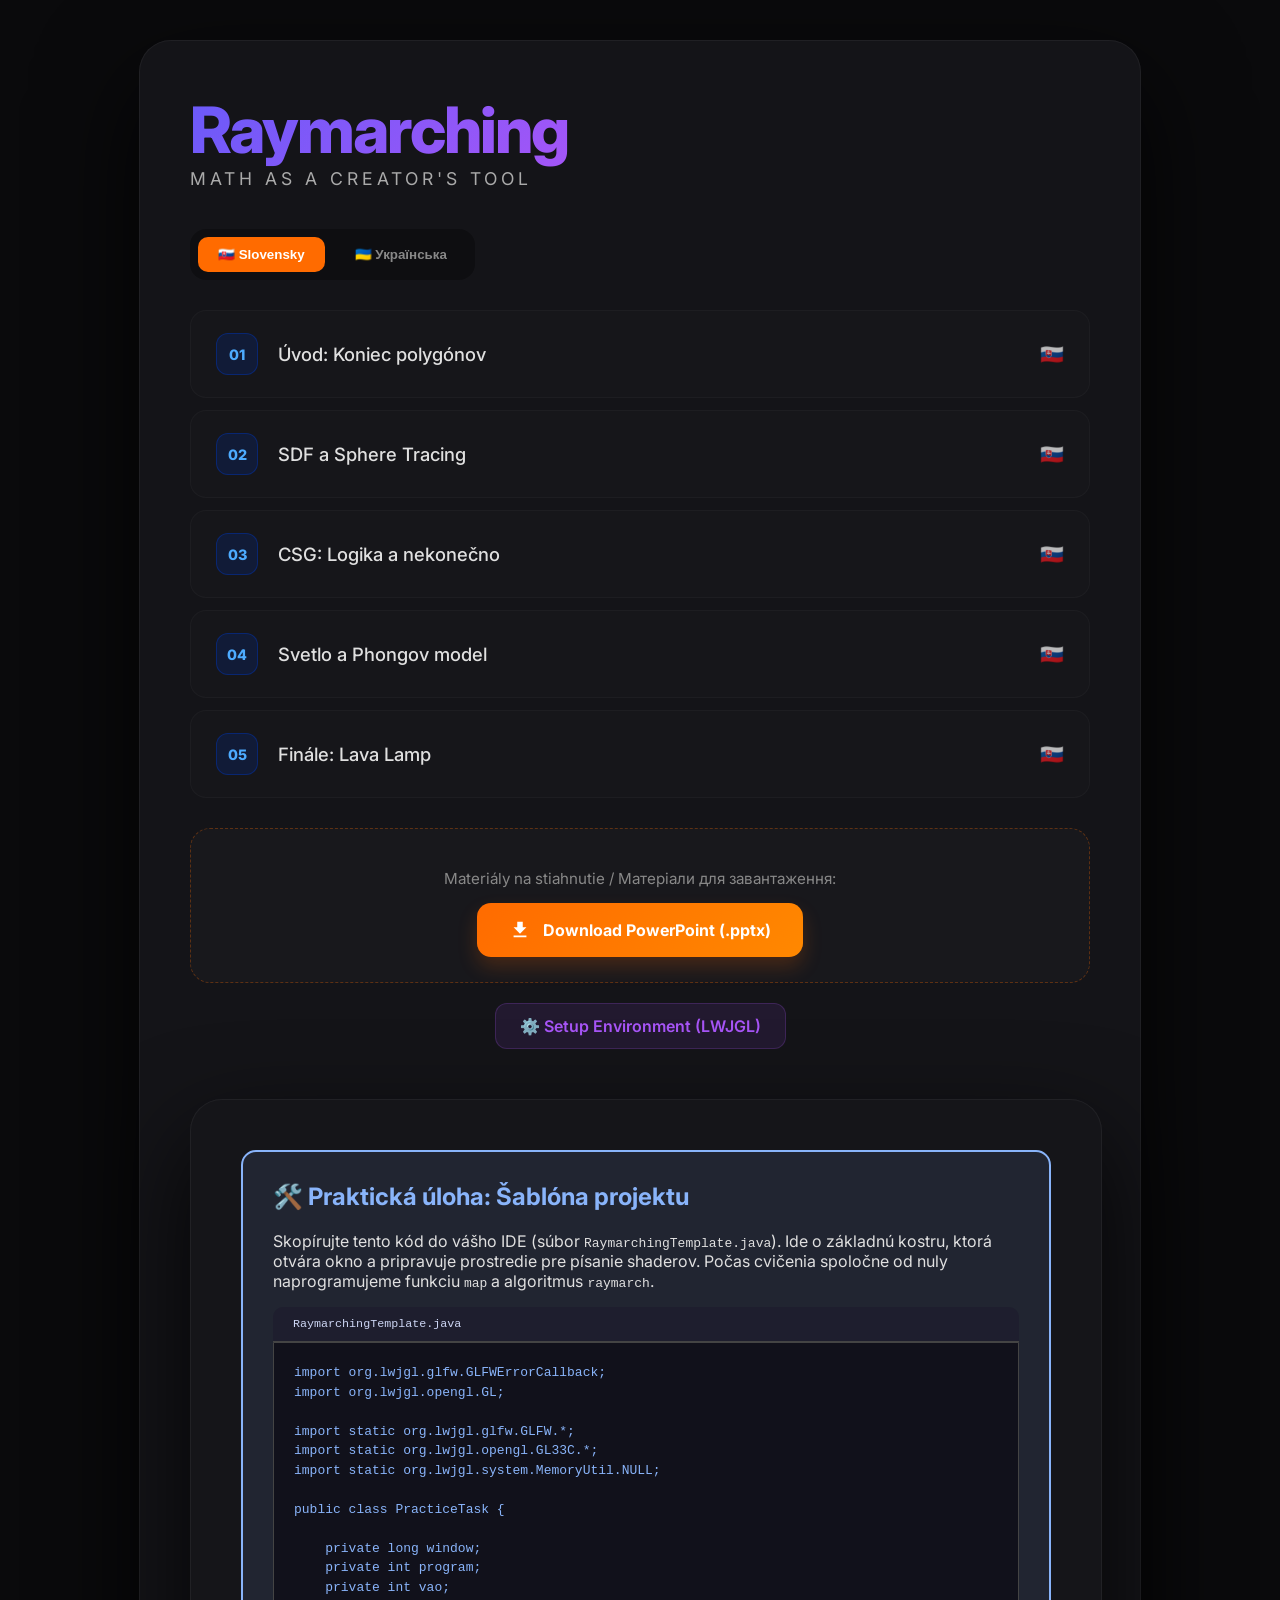
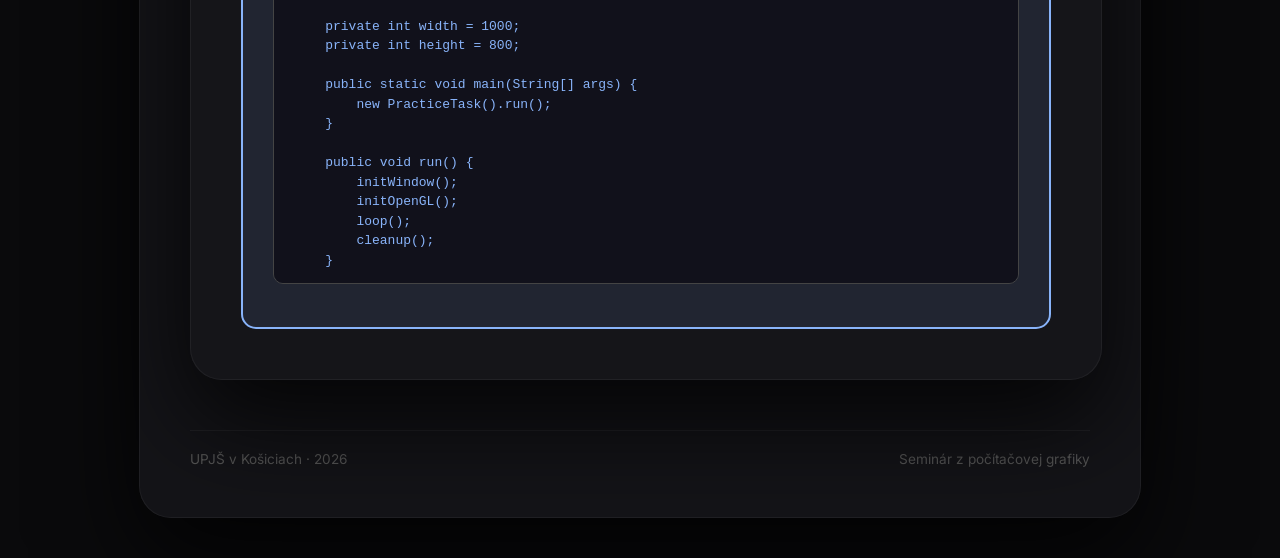
<file: index.html>
<!DOCTYPE html>
<html lang="sk">

<head>
    <meta charset="UTF-8">
    <meta name="viewport" content="width=device-width, initial-scale=1.0">
    <title>Raymarching: Matematika ako nástroj stvoriteľa</title>
    <link href="https://fonts.googleapis.com/css2?family=Inter:wght@300;400;600;800&display=swap" rel="stylesheet">
    <style>
        :root {
            --bg: #0a0a0c;
            --accent: #ff6b00;
            --text: #e0e0e0;
            --card-bg: #16161a;
            --gradient: linear-gradient(135deg, #6a5af9, #a855f7, #ec4899);
            --sk-blue: #0033ad;
            --ua-yellow: #ffd700;
        }

        body {
            margin: 0;
            font-family: 'Inter', sans-serif;
            background-color: var(--bg);
            color: var(--text);
            display: flex;
            justify-content: center;
            align-items: center;
            min-height: 100vh;
            padding: 40px 0;
        }

        .container {
            max-width: 900px;
            width: 90%;
            background: rgba(22, 22, 26, 0.95);
            padding: 50px;
            border-radius: 32px;
            border: 1px solid rgba(255, 255, 255, 0.05);
            box-shadow: 0 40px 100px rgba(0, 0, 0, 0.8);
            backdrop-filter: blur(20px);
        }

        h1 {
            font-size: 4rem;
            margin: 0;
            background: var(--gradient);
            -webkit-background-clip: text;
            -webkit-text-fill-color: transparent;
            font-weight: 800;
            letter-spacing: -2px;
        }

        .subtitle {
            font-size: 1.1rem;
            color: #aaa;
            margin-bottom: 40px;
            text-transform: uppercase;
            letter-spacing: 4px;
        }

        .lang-switch {
            display: flex;
            gap: 10px;
            margin-bottom: 30px;
            background: rgba(0, 0, 0, 0.3);
            padding: 8px;
            border-radius: 16px;
            width: fit-content;
        }

        .lang-btn {
            padding: 10px 20px;
            border-radius: 10px;
            border: none;
            cursor: pointer;
            font-weight: 600;
            transition: 0.3s;
            background: transparent;
            color: #888;
        }

        .lang-btn.active {
            background: var(--accent);
            color: white;
        }

        .menu-list {
            list-style: none;
            padding: 0;
        }

        .section-group {
            display: none;
            animation: fadeIn 0.5s ease-out;
        }

        .section-group.active {
            display: block;
        }

        @keyframes fadeIn {
            from {
                opacity: 0;
                transform: translateY(10px);
            }

            to {
                opacity: 1;
                transform: translateY(0);
            }
        }

        .menu-item {
            background: var(--card-bg);
            margin-bottom: 12px;
            border-radius: 16px;
            transition: 0.3s cubic-bezier(0.4, 0, 0.2, 1);
            border: 1px solid rgba(255, 255, 255, 0.03);
        }

        .menu-item:hover {
            transform: scale(1.02);
            border-color: var(--accent);
            background: #1e1e24;
            box-shadow: 0 10px 30px rgba(255, 107, 0, 0.1);
        }

        .menu-item a {
            padding: 22px 25px;
            color: var(--text);
            text-decoration: none;
            display: flex;
            align-items: center;
            gap: 20px;
        }

        .num {
            width: 40px;
            height: 40px;
            border-radius: 12px;
            display: flex;
            justify-content: center;
            align-items: center;
            font-weight: 800;
            font-size: 0.9rem;
            flex-shrink: 0;
        }

        .sk .num {
            background: rgba(0, 51, 173, 0.2);
            color: #4dabff;
            border: 1px solid rgba(0, 51, 173, 0.5);
        }

        .ua .num {
            background: rgba(255, 215, 0, 0.1);
            color: #ffd700;
            border: 1px solid rgba(255, 215, 0, 0.4);
        }

        .title-text {
            font-size: 1.15rem;
            font-weight: 500;
        }

        .flag {
            margin-left: auto;
            font-size: 1.2rem;
            opacity: 0.7;
        }

        .prep-link {
            display: inline-block;
            margin-top: 20px;
            padding: 12px 24px;
            background: rgba(168, 85, 247, 0.1);
            color: #a855f7;
            text-decoration: none;
            font-weight: 600;
            border-radius: 12px;
            border: 1px solid rgba(168, 85, 247, 0.2);
            transition: 0.3s;
        }

        .prep-link:hover {
            background: #a855f7;
            color: white;
        }

        footer {
            margin-top: 40px;
            padding-top: 20px;
            border-top: 1px solid rgba(255, 255, 255, 0.05);
            font-size: 0.85rem;
            color: #555;
            display: flex;
            justify-content: space-between;
        }

        /* --- SEM VLOŽ ŠTÝLY PRE DOWNLOAD --- */
        .download-section {
            margin-top: 30px;
            padding: 25px;
            background: rgba(255, 255, 255, 0.02);
            border-radius: 20px;
            border: 1px dashed rgba(255, 107, 0, 0.3);
            text-align: center;
        }

        .download-btn {
            display: inline-flex;
            align-items: center;
            gap: 12px;
            background: linear-gradient(135deg, #ff6b00, #ff8800);
            color: white;
            text-decoration: none;
            padding: 16px 32px;
            border-radius: 14px;
            font-weight: 700;
            transition: 0.3s;
            box-shadow: 0 10px 20px rgba(255, 107, 0, 0.2);
        }

        .download-btn:hover {
            transform: translateY(-3px);
            box-shadow: 0 15px 30px rgba(255, 107, 0, 0.4);
            filter: brightness(1.1);
        }

        .download-btn svg {
            width: 22px;
            height: 22px;
            fill: currentColor;
        }
    </style>
</head>

<body>

    <div class="container">
        <h1>Raymarching</h1>
        <div class="subtitle">Math as a Creator's Tool</div>

        <div class="lang-switch">
            <button class="lang-btn active" onclick="showLang('sk')">🇸🇰 Slovensky</button>
            <button class="lang-btn" onclick="showLang('ua')">🇺🇦 Українська</button>
        </div>

        <div id="sk-version" class="section-group active">
            <ul class="menu-list">
                <li class="menu-item sk"><a href="scriptsk.html">
                        <div class="num">01</div>
                        <div class="title-text">Úvod: Koniec polygónov</div>
                        <div class="flag">🇸🇰</div>
                    </a></li>
                <li class="menu-item sk"><a href="script2sk.html">
                        <div class="num">02</div>
                        <div class="title-text">SDF a Sphere Tracing</div>
                        <div class="flag">🇸🇰</div>
                    </a></li>
                <li class="menu-item sk"><a href="script3sk.html">
                        <div class="num">03</div>
                        <div class="title-text">CSG: Logika a nekonečno</div>
                        <div class="flag">🇸🇰</div>
                    </a></li>
                <li class="menu-item sk"><a href="script4sk.html">
                        <div class="num">04</div>
                        <div class="title-text">Svetlo a Phongov model</div>
                        <div class="flag">🇸🇰</div>
                    </a></li>
                <li class="menu-item sk"><a href="script5sk.html">
                        <div class="num">05</div>
                        <div class="title-text">Finále: Lava Lamp</div>
                        <div class="flag">🇸🇰</div>
                    </a></li>
            </ul>
        </div>

        <div id="ua-version" class="section-group">
            <ul class="menu-list">
                <li class="menu-item ua"><a href="script.html">
                        <div class="num">01</div>
                        <div class="title-text">Вступ: Відмова od полігонів</div>
                        <div class="flag">🇺🇦</div>
                    </a></li>
                <li class="menu-item ua"><a href="script2.html">
                        <div class="num">02</div>
                        <div class="title-text">SDF та Sphere Tracing</div>
                        <div class="flag">🇺🇦</div>
                    </a></li>
                <li class="menu-item ua"><a href="script3.html">
                        <div class="num">03</div>
                        <div class="title-text">CSG: Логіка та нескінченність</div>
                        <div class="flag">🇺🇦</div>
                    </a></li>
                <li class="menu-item ua"><a href="script4.html">
                        <div class="num">04</div>
                        <div class="title-text">Світло та модель Фонга</div>
                        <div class="flag">🇺🇦</div>
                    </a></li>
                <li class="menu-item ua"><a href="script5.html">
                        <div class="num">05</div>
                        <div class="title-text">Фінал: Lava Lamp</div>
                        <div class="flag">🇺🇦</div>
                    </a></li>
            </ul>
        </div>

        <div class="download-section">
            <p style="color: #888; margin-bottom: 15px; font-size: 0.95rem;">Materiály na stiahnutie / Матеріали для
                завантаження:</p>
            <a href="Raymarching_Presentation.pptx" download class="download-btn">
                <svg viewBox="0 0 24 24">
                    <path d="M19 9h-4V3H9v6H5l7 7 7-7zM5 18v2h14v-2H5z" />
                </svg>
                Download PowerPoint (.pptx)
            </a>
        </div>

        <div style="text-align: center;">
            <a href="Instructions.html" class="prep-link">⚙️ Setup Environment (LWJGL)</a>
        </div>



        <section class="container" style="max-width: 1000px; margin-top: 50px; margin-bottom: 50px;">
            <div
                style="background: rgba(137, 180, 250, 0.1); border: 2px solid #89b4fa; padding: 30px; border-radius: 15px;">
                <h2 style="color: #89b4fa; margin-top: 0;">🛠️ Praktická úloha: Šablóna projektu</h2>
                <p>Skopírujte tento kód do vášho IDE (súbor <code>RaymarchingTemplate.java</code>). Ide o základnú
                    kostru, ktorá otvára okno a pripravuje prostredie pre písanie shaderov. Počas cvičenia spoločne od
                    nuly naprogramujeme funkciu <code>map</code> a algoritmus <code>raymarch</code>.
                </p>

                <div
                    style="background: #1e1e2e; padding: 10px 20px; border-radius: 10px 10px 0 0; border-bottom: 1px solid #444; color: #cdd6f4; font-family: monospace; font-size: 0.9em;">
                    RaymarchingTemplate.java
                </div>
                <pre
                    style="margin-top: 0; background: #11111b; color: #89b4fa; padding: 20px; border-radius: 0 0 10px 10px; overflow-x: auto; font-family: 'Courier New', monospace; font-size: 13px; line-height: 1.5; border: 1px solid #444; max-height: 500px;">
import org.lwjgl.glfw.GLFWErrorCallback;
import org.lwjgl.opengl.GL;

import static org.lwjgl.glfw.GLFW.*;
import static org.lwjgl.opengl.GL33C.*;
import static org.lwjgl.system.MemoryUtil.NULL;

public class PracticeTask {

    private long window;
    private int program;
    private int vao;

    private int width = 1000;
    private int height = 800;

    public static void main(String[] args) {
        new PracticeTask().run();
    }

    public void run() {
        initWindow();
        initOpenGL();
        loop();
        cleanup();
    }

    private void initWindow() {
        GLFWErrorCallback.createPrint(System.err).set();
        if (!glfwInit()) throw new IllegalStateException("Nepodarilo sa inicializovať GLFW");

        glfwDefaultWindowHints();
        glfwWindowHint(GLFW_CONTEXT_VERSION_MAJOR, 3);
        glfwWindowHint(GLFW_CONTEXT_VERSION_MINOR, 3);
        glfwWindowHint(GLFW_OPENGL_PROFILE, GLFW_OPENGL_CORE_PROFILE);
        glfwWindowHint(GLFW_OPENGL_FORWARD_COMPAT, GLFW_TRUE);

        window = glfwCreateWindow(width, height, "Raymarching Workshop - Start", NULL, NULL);
        if (window == NULL) throw new RuntimeException("Nepodarilo sa vytvoriť okno");

        glfwSetFramebufferSizeCallback(window, (w, nw, nh) -> {
            width = nw; height = nh;
            glViewport(0, 0, width, height);
        });

        glfwMakeContextCurrent(window);
        glfwSwapInterval(1);
        glfwShowWindow(window);
    }

    private void initOpenGL() {
        GL.createCapabilities();
        vao = glGenVertexArrays();
        glBindVertexArray(vao);
        program = createShaderProgram(VERTEX_SHADER, FRAGMENT_SHADER);
    }

    private void loop() {
        while (!glfwWindowShouldClose(window)) {
            glClear(GL_COLOR_BUFFER_BIT);
            glUseProgram(program);

            // Odosielame čas a rozlíšenie do shaderu
            glUniform1f(glGetUniformLocation(program, "uTime"), (float) glfwGetTime());
            glUniform2f(glGetUniformLocation(program, "uResolution"), (float) width, (float) height);

            glBindVertexArray(vao);
            glDrawArrays(GL_TRIANGLES, 0, 3);

            glfwSwapBuffers(window);
            glfwPollEvents();
        }
    }

    private void cleanup() {
        glDeleteProgram(program);
        glDeleteVertexArrays(vao);
        glfwDestroyWindow(window);
        glfwTerminate();
    }

    private int createShaderProgram(String v, String f) {
        int vs = compileShader(GL_VERTEX_SHADER, v);
        int fs = compileShader(GL_FRAGMENT_SHADER, f);
        int p = glCreateProgram();
        glAttachShader(p, vs); glAttachShader(p, fs);
        glLinkProgram(p);
        return p;
    }

    private int compileShader(int type, String src) {
        int s = glCreateShader(type);
        glShaderSource(s, src);
        glCompileShader(s);
        // Kontrola chýb pri kompilácii
        if (glGetShaderi(s, GL_COMPILE_STATUS) == GL_FALSE) {
            System.err.println("Chyba shaderu: " + glGetShaderInfoLog(s));
        }
        return s;
    }

    // Vertex shader vytvorí jeden veľký trojuholník cez celú obrazovku
    private static final String VERTEX_SHADER = """
        #version 330 core
        void main() {
            vec2 pos[3] = vec2[](vec2(-1.0, -1.0), vec2(3.0, -1.0), vec2(-1.0, 3.0));
            gl_Position = vec4(pos[gl_VertexID], 0.0, 1.0);
        }
        """;

    private static final String FRAGMENT_SHADER = """
            #version 330 core
            
            out vec4 fragColor;
            
            uniform float uTime;
            uniform vec2 uResolution;
            
            const int MAX_STEPS = 100;
            const float MAX_DIST = 100.0;
            const float EPSILON = 0.001;
            
            // 1. Sem pridáme funkciu smin (plynulé minimum)
            
            // 2. Sem pridáme SDF primitíva (gule)
            
            // 3. Sem pridáme funkciu map (popis scény)
            float map(vec3 p) {
                return length(p) - 1.0; // Dočasná guľa v strede
            }
            
            // 4. Sem napíšeme algoritmus Raymarching
            float raymarch(vec3 ro, vec3 rd) {
                float t = 0.0;
                for(int i = 0; i < MAX_STEPS; i++) {
                    vec3 p = ro + rd * t;
                    float d = map(p);
                    if(d < EPSILON) return t;
                    if(t > MAX_DIST) break;
                    t += d;
                }
                return -1.0;
            }
            
            // 5. Sem pridáme výpočet normál
            
            void main() {
                // UV súradnice (-1 až 1, s ohľadom na proporcie)
                vec2 uv = (gl_FragCoord.xy * 2.0 - uResolution.xy) / uResolution.y;
                
                // Nastavenie kamery
                vec3 ro = vec3(0.0, 0.0, -5.0); // Pozícia kamery
                vec3 rd = normalize(vec3(uv, 1.0)); // Smer lúča
                
                // Volanie Raymarchingu
                float t = raymarch(ro, rd);
                
                // Základná farba (pozadie)
                vec3 color = vec3(0.1, 0.1, 0.12);
                
                if(t > 0.0) {
                    // Farba pri zásahu (zatiaľ biela)
                    color = vec3(1.0);
                }
                
                
                fragColor = vec4(color, 1.0);
            }
        """;
}
        </pre>
            </div>
        </section>

        <footer>
            <span>UPJŠ v Košiciach · 2026</span>
            <span>Seminár z počítačovej grafiky</span>
        </footer>
    </div>

    <script>
        function showLang(lang) {
            document.querySelectorAll('.lang-btn').forEach(btn => btn.classList.remove('active'));
            document.querySelectorAll('.section-group').forEach(group => group.classList.remove('active'));
            if (lang === 'sk') {
                document.getElementById('sk-version').classList.add('active');
                event.currentTarget.classList.add('active');
            } else {
                document.getElementById('ua-version').classList.add('active');
                event.currentTarget.classList.add('active');
            }
        }
    </script>
</body>

</html>
</file>
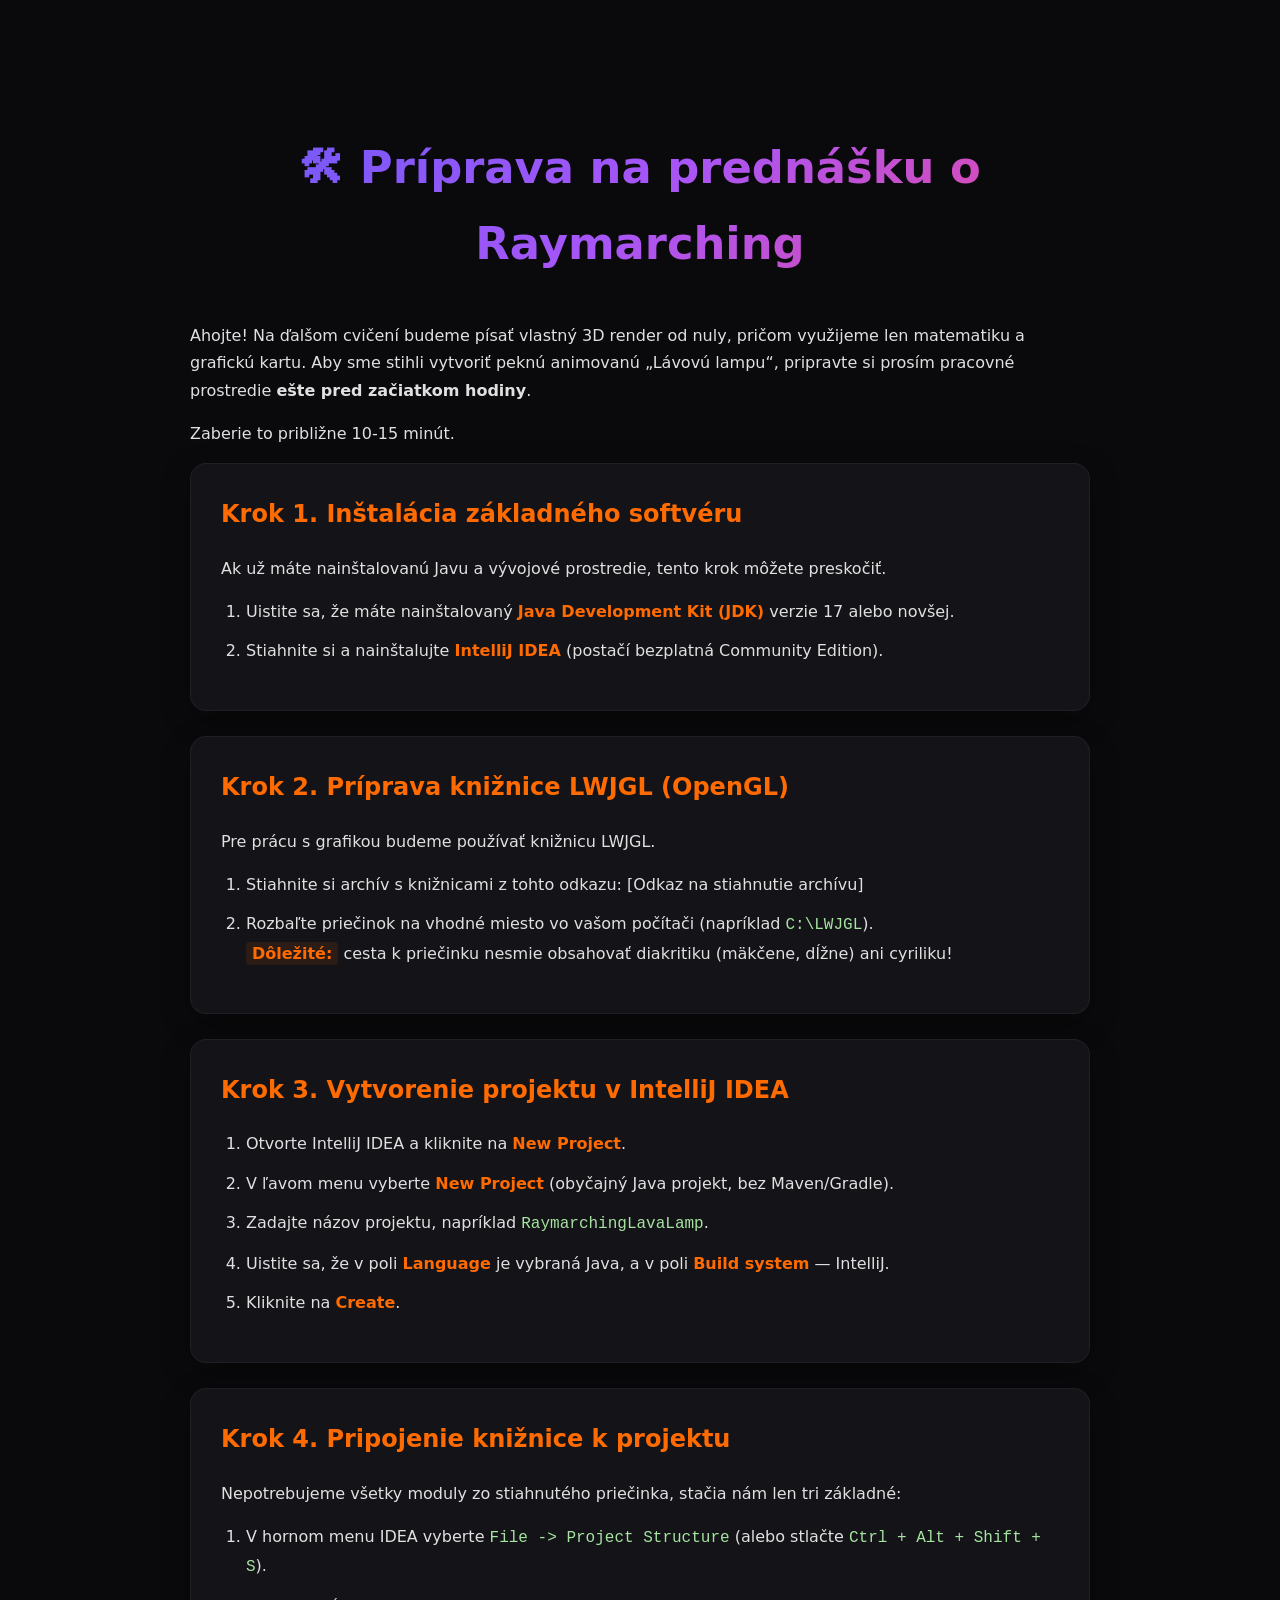
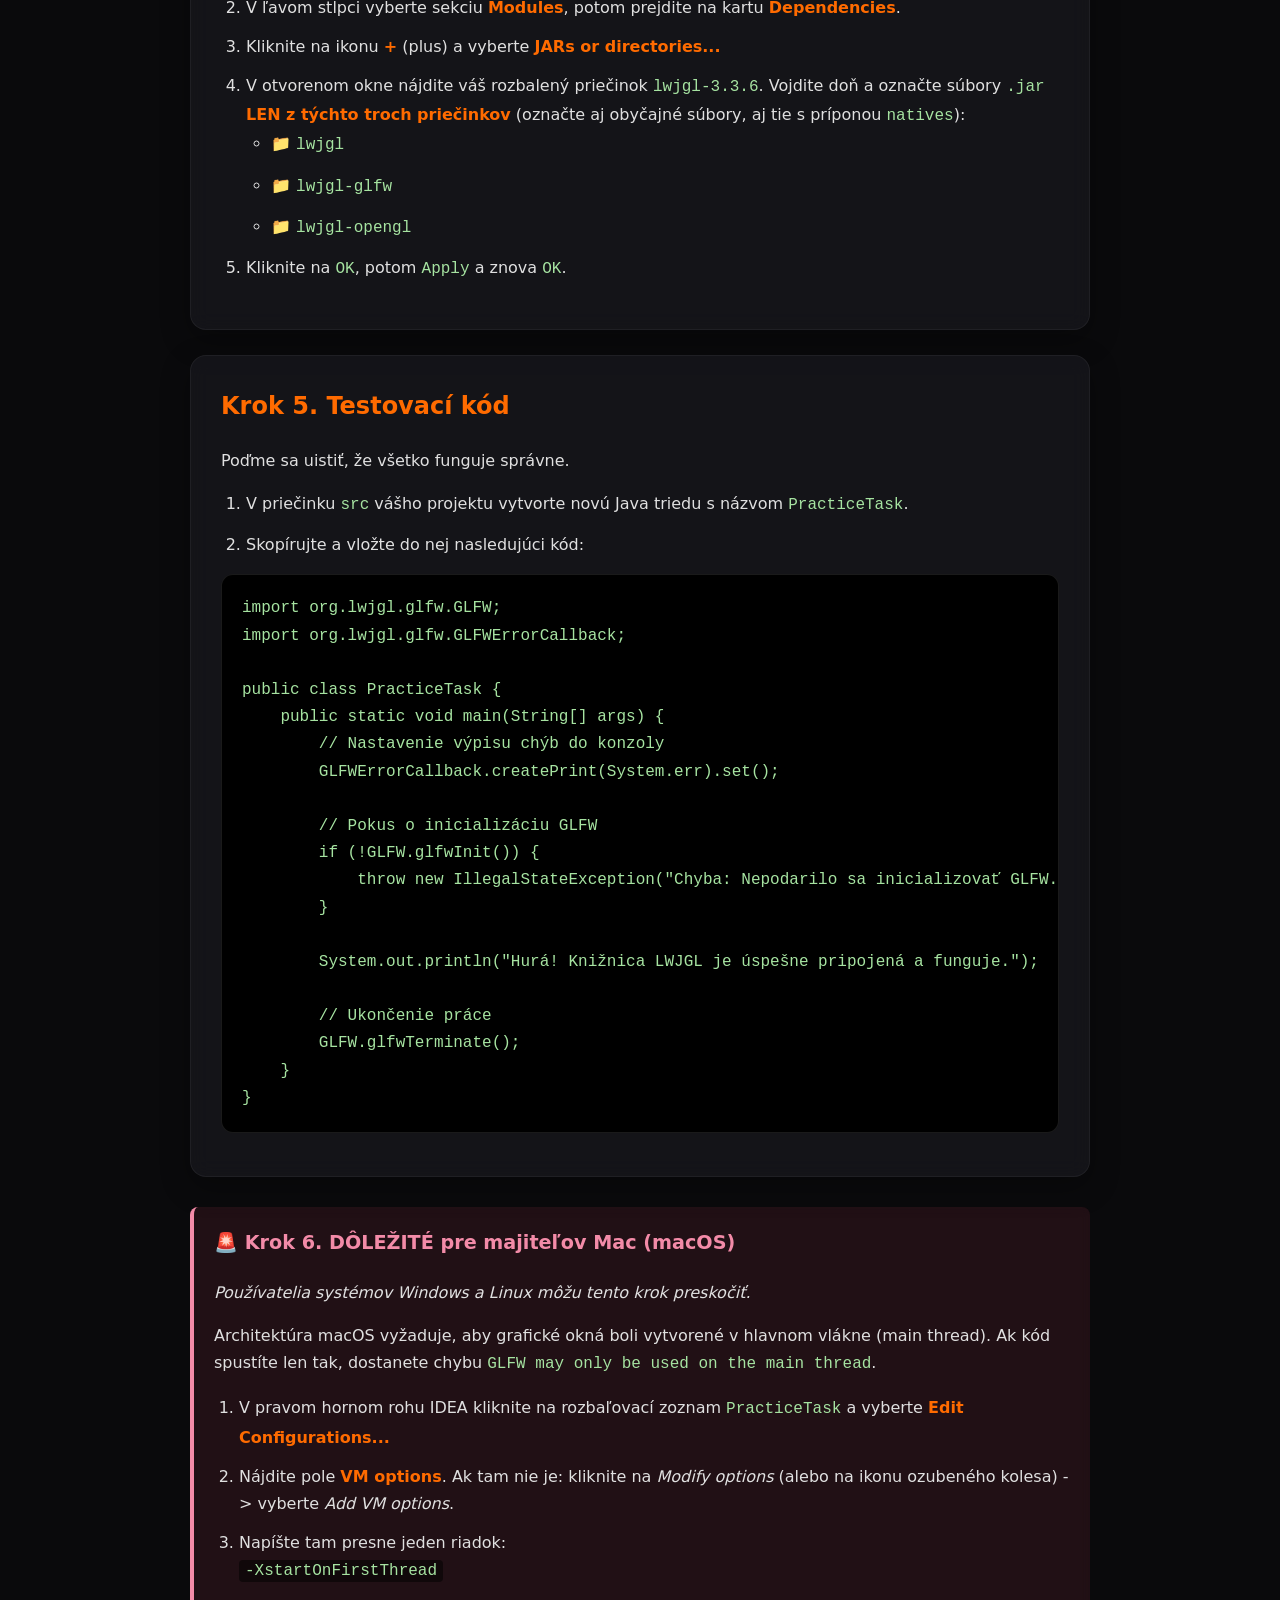
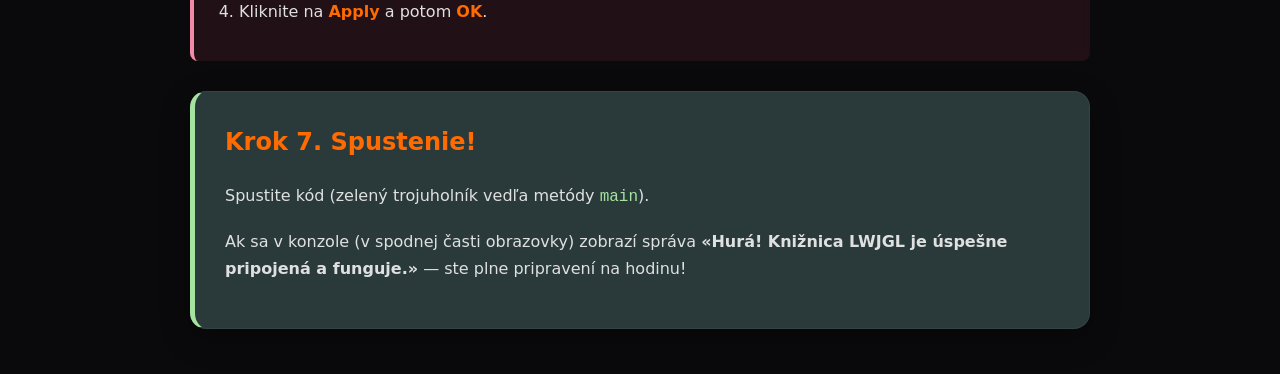
<file: Instructions.html>
<!DOCTYPE html>
<html lang="sk">
<head>
    <meta charset="UTF-8">
    <meta name="viewport" content="width=device-width, initial-scale=1.0">
    <title>Inštrukcie: Príprava na prednášku o Raymarching</title>
    <link rel="stylesheet" href="css/style.css">
    
</head>
<body>

    <h1>🛠 Príprava na prednášku o Raymarching</h1>
    
    <p>Ahojte! Na ďalšom cvičení budeme písať vlastný 3D render od nuly, pričom využijeme len matematiku a grafickú kartu. Aby sme stihli vytvoriť peknú animovanú „Lávovú lampu“, pripravte si prosím pracovné prostredie <strong>ešte pred začiatkom hodiny</strong>.</p>
    <p>Zaberie to približne 10-15 minút.</p>

    <div class="step">
        <h2>Krok 1. Inštalácia základného softvéru</h2>
        <p>Ak už máte nainštalovanú Javu a vývojové prostredie, tento krok môžete preskočiť.</p>
        <ol>
            <li>Uistite sa, že máte nainštalovaný <strong>Java Development Kit (JDK)</strong> verzie 17 alebo novšej.</li>
            <li>Stiahnite si a nainštalujte <strong>IntelliJ IDEA</strong> (postačí bezplatná Community Edition).</li>
        </ol>
    </div>

    <div class="step">
        <h2>Krok 2. Príprava knižnice LWJGL (OpenGL)</h2>
        <p>Pre prácu s grafikou budeme používať knižnicu LWJGL.</p>
        <ol>
            <li>Stiahnite si archív s knižnicami z tohto odkazu: <a href="https://drive.google.com/file/d/1MGSgDnGNaG5M9YTiz0OqLA6hWV-8X0qz/view?usp=sharing" style="color: var(--accent-color);" target="_blank">[Odkaz na stiahnutie archívu]</a></li>
            <li>Rozbaľte priečinok na vhodné miesto vo vašom počítači (napríklad <code>C:\LWJGL</code>). <br><span class="highlight">Dôležité:</span> cesta k priečinku nesmie obsahovať diakritiku (mäkčene, dĺžne) ani cyriliku!</li>
        </ol>
    </div>

    <div class="step">
        <h2>Krok 3. Vytvorenie projektu v IntelliJ IDEA</h2>
        <ol>
            <li>Otvorte IntelliJ IDEA a kliknite na <strong>New Project</strong>.</li>
            <li>V ľavom menu vyberte <strong>New Project</strong> (obyčajný Java projekt, bez Maven/Gradle).</li>
            <li>Zadajte názov projektu, napríklad <code>RaymarchingLavaLamp</code>.</li>
            <li>Uistite sa, že v poli <strong>Language</strong> je vybraná Java, a v poli <strong>Build system</strong> — IntelliJ.</li>
            <li>Kliknite na <strong>Create</strong>.</li>
        </ol>
    </div>

    <div class="step">
        <h2>Krok 4. Pripojenie knižnice k projektu</h2>
        <p>Nepotrebujeme všetky moduly zo stiahnutého priečinka, stačia nám len tri základné:</p>
        <ol>
            <li>V hornom menu IDEA vyberte <code>File -> Project Structure</code> (alebo stlačte <code>Ctrl + Alt + Shift + S</code>).</li>
            <li>V ľavom stĺpci vyberte sekciu <strong>Modules</strong>, potom prejdite na kartu <strong>Dependencies</strong>.</li>
            <li>Kliknite na ikonu <strong>+</strong> (plus) a vyberte <strong>JARs or directories...</strong></li>
            <li>V otvorenom okne nájdite váš rozbalený priečinok <code>lwjgl-3.3.6</code>. Vojdite doň a označte súbory <code>.jar</code> <strong>LEN z týchto troch priečinkov</strong> (označte aj obyčajné súbory, aj tie s príponou <code>natives</code>):
                <ul>
                    <li>📁 <code>lwjgl</code></li>
                    <li>📁 <code>lwjgl-glfw</code></li>
                    <li>📁 <code>lwjgl-opengl</code></li>
                </ul>
            </li>
            <li>Kliknite na <code>OK</code>, potom <code>Apply</code> a znova <code>OK</code>.</li>
        </ol>
    </div>

    <div class="step">
        <h2>Krok 5. Testovací kód</h2>
        <p>Poďme sa uistiť, že všetko funguje správne.</p>
        <ol>
            <li>V priečinku <code>src</code> vášho projektu vytvorte novú Java triedu s názvom <code>PracticeTask</code>.</li>
            <li>Skopírujte a vložte do nej nasledujúci kód:</li>
        </ol>
<pre><code>import org.lwjgl.glfw.GLFW;
import org.lwjgl.glfw.GLFWErrorCallback;

public class PracticeTask {
    public static void main(String[] args) {
        // Nastavenie výpisu chýb do konzoly
        GLFWErrorCallback.createPrint(System.err).set();

        // Pokus o inicializáciu GLFW
        if (!GLFW.glfwInit()) {
            throw new IllegalStateException("Chyba: Nepodarilo sa inicializovať GLFW. Skontrolujte pripojenie knižníc!");
        }

        System.out.println("Hurá! Knižnica LWJGL je úspešne pripojená a funguje.");
        
        // Ukončenie práce
        GLFW.glfwTerminate();
    }
}</code></pre>
    </div>

    <div class="mac-warning">
        <h3>🚨 Krok 6. DÔLEŽITÉ pre majiteľov Mac (macOS)</h3>
        <p><em>Používatelia systémov Windows a Linux môžu tento krok preskočiť.</em></p>
        <p>Architektúra macOS vyžaduje, aby grafické okná boli vytvorené v hlavnom vlákne (main thread). Ak kód spustíte len tak, dostanete chybu <code>GLFW may only be used on the main thread</code>.</p>
        <ol>
            <li>V pravom hornom rohu IDEA kliknite na rozbaľovací zoznam <code>PracticeTask</code> a vyberte <strong>Edit Configurations...</strong></li>
            <li>Nájdite pole <strong>VM options</strong>. Ak tam nie je: kliknite na <em>Modify options</em> (alebo na ikonu ozubeného kolesa) -> vyberte <em>Add VM options</em>.</li>
            <li>Napíšte tam presne jeden riadok: <br><code style="background: rgba(0,0,0,0.5); padding: 2px 6px; border-radius: 4px;">-XstartOnFirstThread</code></li>
            <li>Kliknite na <strong>Apply</strong> a potom <strong>OK</strong>.</li>
        </ol>
    </div>

    <div class="step" style="background-color: #2a3a3a; border-left: 5px solid #a6e3a1;">
        <h2>Krok 7. Spustenie!</h2>
        <p>Spustite kód (zelený trojuholník vedľa metódy <code>main</code>).</p>
        <p>Ak sa v konzole (v spodnej časti obrazovky) zobrazí správa <strong>«Hurá! Knižnica LWJGL je úspešne pripojená a funguje.»</strong> — ste plne pripravení na hodinu!</p>
    </div>

</body>
</html>
</file>
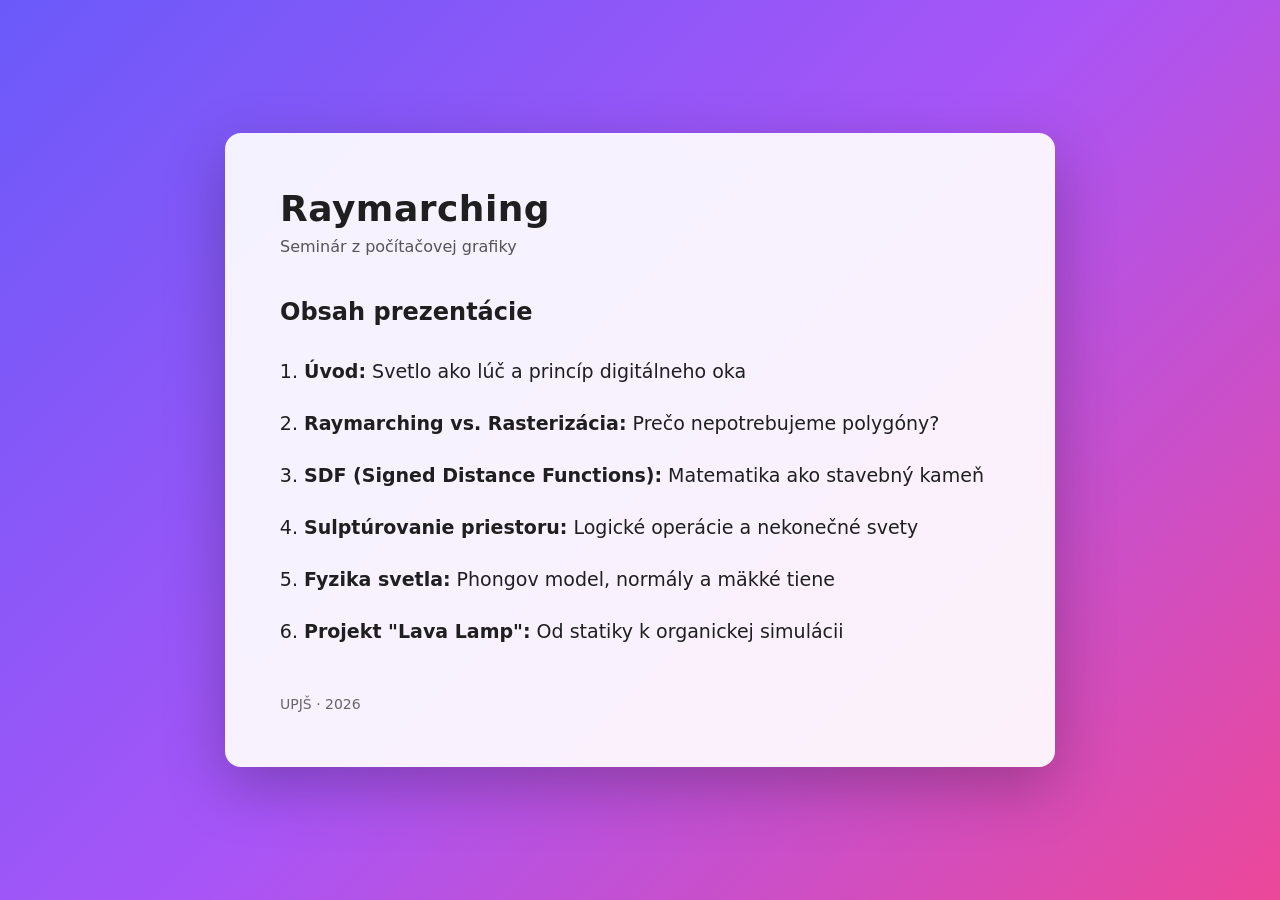
<file: plan.html>
<!DOCTYPE html>
<html lang="sk">
<head>
<meta charset="UTF-8">
<meta name="viewport" content="width=device-width, initial-scale=1.0">
<title>Raymarching – Obsah prezentácie</title>

<style>

body{
  margin:0;
  font-family: system-ui, -apple-system, Segoe UI, Roboto, sans-serif;
  background: linear-gradient(135deg,#6a5af9,#a855f7,#ec4899);
  min-height:100vh;
  display:flex;
  justify-content:center;
  align-items:center;
  color:#1f1f1f;
}

.container{
  max-width:720px;
  width:90%;
  background:rgba(255,255,255,0.92);
  backdrop-filter: blur(10px);
  padding:55px;
  border-radius:16px;
  box-shadow:0 20px 60px rgba(0,0,0,0.25);
}

h1{
  margin:0 0 8px 0;
  font-size:36px;
  font-weight:700;
  letter-spacing:0.5px;
}

.subtitle{
  color:#555;
  margin-bottom:42px;
  font-size:16px;
}

h2{
  font-size:24px;
  margin-bottom:22px;
}

ol{
  padding-left:24px;
  line-height:2;
  font-size:19px;
}

li{
  margin:6px 0;
  padding:4px 0;
  transition:all 0.25s ease;
}

li:hover{
  transform:translateX(6px);
  color:#7c3aed;
}

footer{
  margin-top:42px;
  font-size:14px;
  color:#666;
}

</style>
</head>

<body>

<div class="container">

<h1>Raymarching</h1>
<div class="subtitle">Seminár z počítačovej grafiky</div>

<h2>Obsah prezentácie</h2>

<ol>
  <li><strong>Úvod:</strong> Svetlo ako lúč a princíp digitálneho oka</li>
  <li><strong>Raymarching vs. Rasterizácia:</strong> Prečo nepotrebujeme polygóny?</li>
  <li><strong>SDF (Signed Distance Functions):</strong> Matematika ako stavebný kameň</li>
  <li><strong>Sulptúrovanie priestoru:</strong> Logické operácie a nekonečné svety</li>
  <li><strong>Fyzika svetla:</strong> Phongov model, normály a mäkké tiene</li>
  <li><strong>Projekt "Lava Lamp":</strong> Od statiky k organickej simulácii</li>
</ol>

<footer>
UPJŠ · 2026
</footer>

</div>

</body>
</html>
</file>
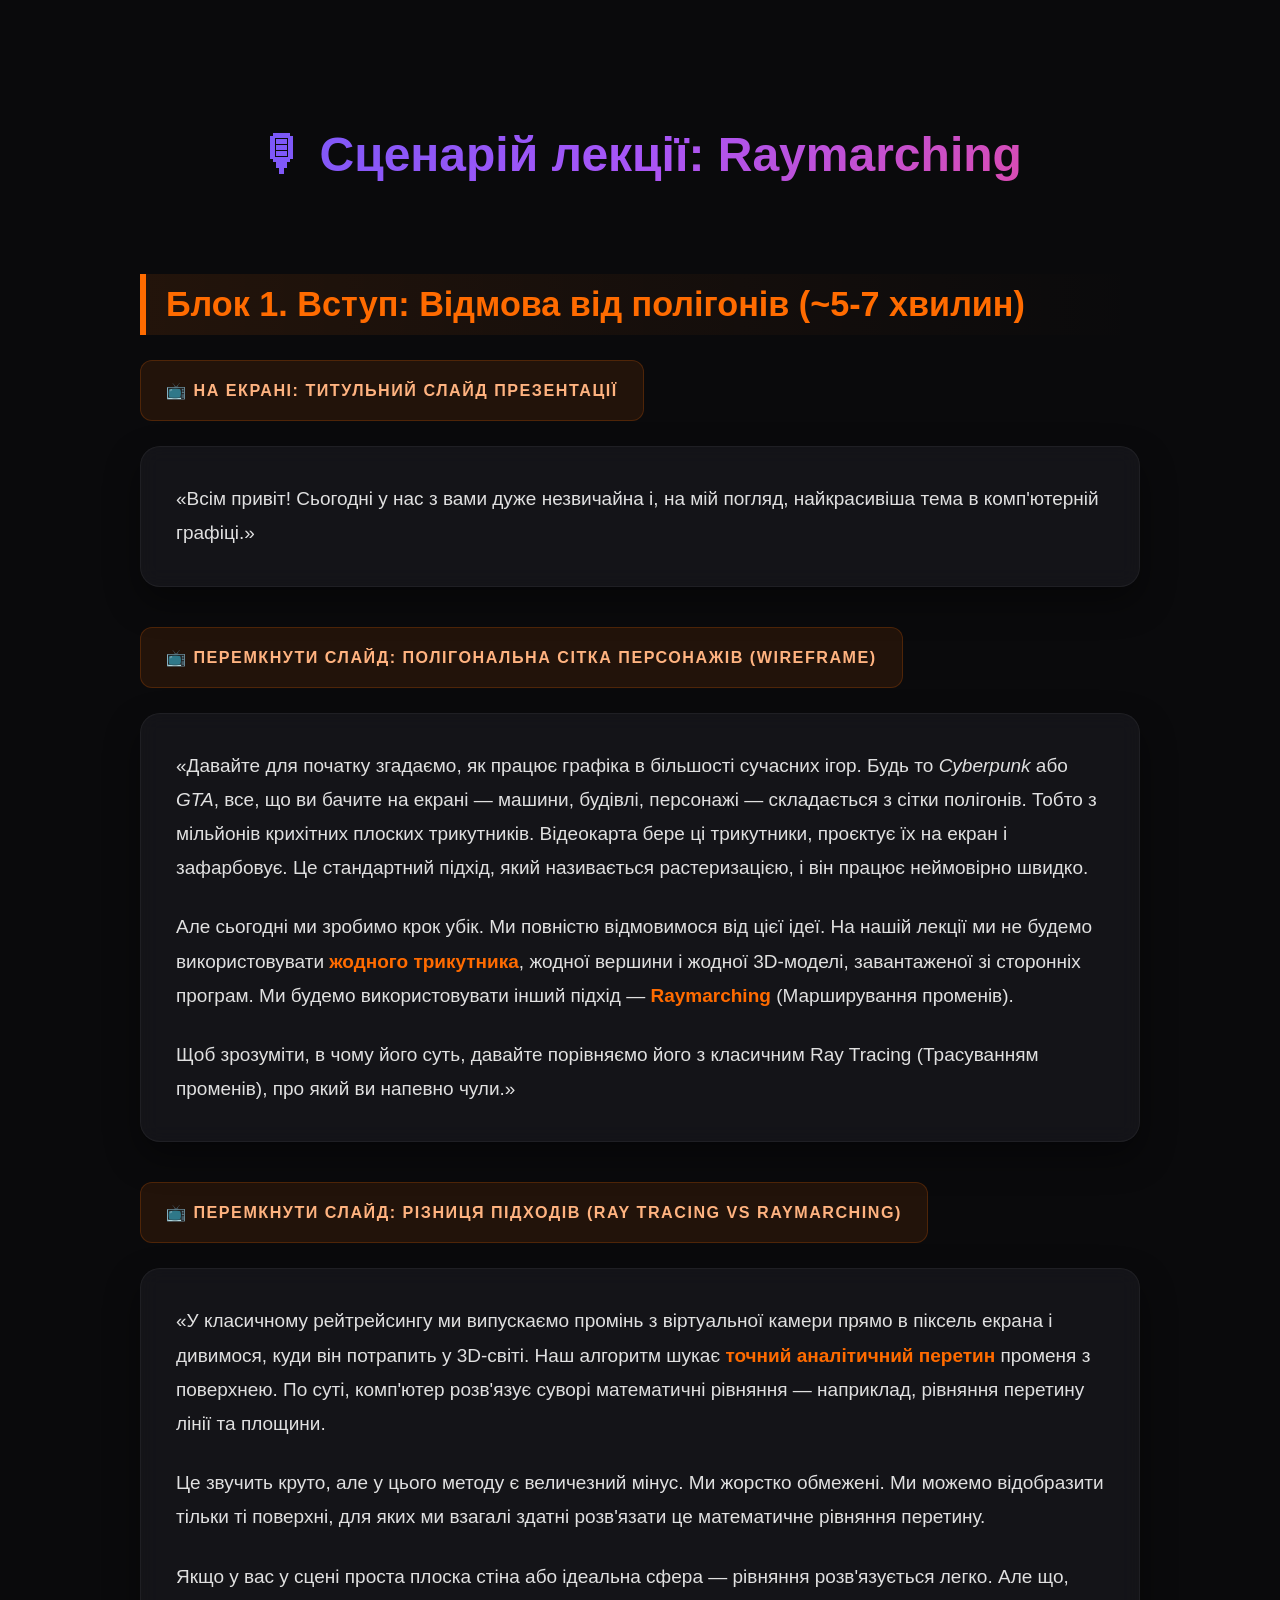
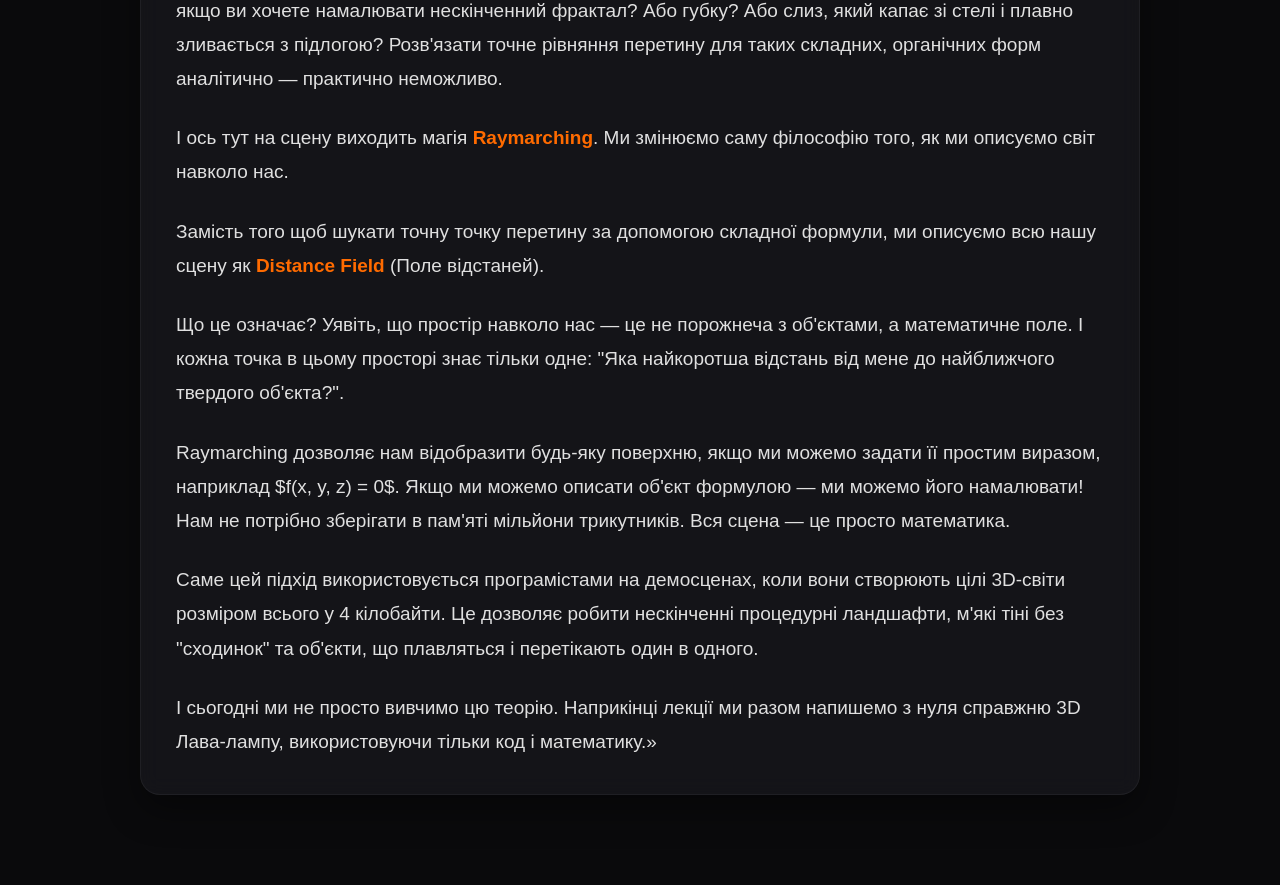
<file: script.html>
<!DOCTYPE html>
<html lang="ru">
<head>
    <meta charset="UTF-8">
    <meta name="viewport" content="width=device-width, initial-scale=1.0">
    <title>Шпаргалка спикера: Raymarching</title>
    <link rel="stylesheet" href="css/style.css">
    <style>
        :root {
            --bg: #0a0a0c;
            --accent: #ff6b00; /* Oranžová z hlavnej stránky */
            --text: #e0e0e0;
            --card-bg: rgba(22, 22, 26, 0.9);
            --cue-bg: rgba(255, 107, 0, 0.1); /* Jemný oranžový nádych pre akcie */
            --cue-text: #ffb380;
            --gradient: linear-gradient(135deg, #6a5af9, #a855f7, #ec4899);
        }

        body {
            font-family: 'Inter', 'Segoe UI', Roboto, sans-serif;
            line-height: 1.8;
            font-size: 19px; 
            color: var(--text);
            background-color: var(--bg);
            max-width: 1000px;
            margin: 0 auto;
            padding: 80px 25px 50px; /* Priestor pre fixné menu */
            animation: fadeIn 0.8s ease-out;
        }

        @keyframes fadeIn {
            from { opacity: 0; transform: translateY(15px); }
            to { opacity: 1; transform: translateY(0); }
        }

        h1 {
            font-size: 3rem;
            font-weight: 800;
            text-align: center;
            background: var(--gradient);
            -webkit-background-clip: text;
            -webkit-text-fill-color: transparent;
            margin-bottom: 50px;
            padding-bottom: 15px;
        }

        .block-title {
            color: var(--accent);
            font-size: 1.8em;
            font-weight: 700;
            margin-top: 60px;
            margin-bottom: 25px;
            border-left: 6px solid var(--accent);
            padding-left: 20px;
            background: linear-gradient(90deg, rgba(255, 107, 0, 0.1), transparent);
        }

        /* Akcie pre rečníka (napr. "Prepnúť slide") */
        .action-cue {
            background-color: var(--cue-bg);
            color: var(--cue-text);
            padding: 15px 25px;
            border-radius: 12px;
            font-weight: 700;
            margin-bottom: 25px;
            font-size: 0.85em;
            text-transform: uppercase;
            letter-spacing: 1.5px;
            display: inline-flex;
            align-items: center;
            gap: 12px;
            border: 1px solid rgba(255, 107, 0, 0.2);
        }

        /* Bloky textu, ktorý hovoríš */
        .speech-text {
            background-color: var(--card-bg);
            padding: 35px;
            border-radius: 20px;
            margin-bottom: 40px;
            border: 1px solid rgba(255, 255, 255, 0.05);
            box-shadow: 0 15px 35px rgba(0, 0, 0, 0.4);
            backdrop-filter: blur(10px);
        }

        .speech-text p {
            margin-top: 0;
            margin-bottom: 25px;
        }

        .speech-text p:last-child {
            margin-bottom: 0;
        }

        strong {
            color: var(--accent);
            font-weight: 600;
        }

        /* Štýl pre obrázky v texte */
        .img-container {
            margin: 30px 0;
            text-align: center;
        }

        .img-container img {
            max-width: 100%;
            border-radius: 15px;
            border: 1px solid rgba(255, 255, 255, 0.1);
            box-shadow: 0 10px 30px rgba(0, 0, 0, 0.5);
        }
        
        /* Navigácia späť */
        .back-nav {
            position: fixed;
            top: 20px;
            left: 20px;
            z-index: 1000;
        }
        
        .back-nav a {
            color: var(--text);
            text-decoration: none;
            font-weight: 600;
            background: rgba(255, 255, 255, 0.1);
            padding: 8px 15px;
            border-radius: 30px;
            backdrop-filter: blur(5px);
            border: 1px solid rgba(255, 255, 255, 0.1);
            font-size: 0.9rem;
        }
    </style>
</head>
<body>

    <h1>🎙 Сценарій лекції: Raymarching</h1>

    <div class="block-title">Блок 1. Вступ: Відмова від полігонів (~5-7 хвилин)</div>
    
    <div class="action-cue">
        📺 На екрані: Титульний слайд презентації
    </div>

    <div class="speech-text">
        <p>«Всім привіт! Сьогодні у нас з вами дуже незвичайна і, на мій погляд, найкрасивіша тема в комп'ютерній графіці.»</p>
    </div>

    <div class="action-cue">
        📺 Перемкнути слайд: Полігональна сітка персонажів (Wireframe)
    </div>

    <div class="speech-text">
        <p>«Давайте для початку згадаємо, як працює графіка в більшості сучасних ігор. Будь то <i>Cyberpunk</i> або <i>GTA</i>, все, що ви бачите на екрані — машини, будівлі, персонажі — складається з сітки полігонів. Тобто з мільйонів крихітних плоских трикутників. Відеокарта бере ці трикутники, проєктує їх на екран і зафарбовує. Це стандартний підхід, який називається растеризацією, і він працює неймовірно швидко.</p>
        
        <p>Але сьогодні ми зробимо крок убік. Ми повністю відмовимося від цієї ідеї. На нашій лекції ми не будемо використовувати <strong>жодного трикутника</strong>, жодної вершини і жодної 3D-моделі, завантаженої зі сторонніх програм. Ми будемо використовувати інший підхід — <strong>Raymarching</strong> (Марширування променів).</p>
        
        <p>Щоб зрозуміти, в чому його суть, давайте порівняємо його з класичним Ray Tracing (Трасуванням променів), про який ви напевно чули.»</p>
    </div>

    <div class="action-cue">
        📺 Перемкнути слайд: Різниця підходів (Ray Tracing vs Raymarching)
    </div>

    <div class="speech-text">
        <p>«У класичному рейтрейсингу ми випускаємо промінь з віртуальної камери прямо в піксель екрана і дивимося, куди він потрапить у 3D-світі. Наш алгоритм шукає <strong>точний аналітичний перетин</strong> променя з поверхнею. По суті, комп'ютер розв'язує суворі математичні рівняння — наприклад, рівняння перетину лінії та площини.</p>
        
        <p>Це звучить круто, але у цього методу є величезний мінус. Ми жорстко обмежені. Ми можемо відобразити тільки ті поверхні, для яких ми взагалі здатні розв'язати це математичне рівняння перетину.</p>
        
        <p>Якщо у вас у сцені проста плоска стіна або ідеальна сфера — рівняння розв'язується легко. Але що, якщо ви хочете намалювати нескінченний фрактал? Або губку? Або слиз, який капає зі стелі і плавно зливається з підлогою? Розв'язати точне рівняння перетину для таких складних, органічних форм аналітично — практично неможливо.</p>
        
        <p>І ось тут на сцену виходить магія <strong>Raymarching</strong>. Ми змінюємо саму філософію того, як ми описуємо світ навколо нас.</p>
        
        <p>Замість того щоб шукати точну точку перетину за допомогою складної формули, ми описуємо всю нашу сцену як <strong>Distance Field</strong> (Поле відстаней).</p>
        
        <p>Що це означає? Уявіть, що простір навколо нас — це не порожнеча з об'єктами, а математичне поле. І кожна точка в цьому просторі знає тільки одне: "Яка найкоротша відстань від мене до найближчого твердого об'єкта?".</p>
        
        <p>Raymarching дозволяє нам відобразити будь-яку поверхню, якщо ми можемо задати її простим виразом, наприклад $f(x, y, z) = 0$. Якщо ми можемо описати об'єкт формулою — ми можемо його намалювати! Нам не потрібно зберігати в пам'яті мільйони трикутників. Вся сцена — це просто математика.</p>
        
        <p>Саме цей підхід використовується програмістами на демосценах, коли вони створюють цілі 3D-світи розміром всього у 4 кілобайти. Це дозволяє робити нескінченні процедурні ландшафти, м'які тіні без "сходинок" та об'єкти, що плавляться і перетікають один в одного.</p>
        
        <p>І сьогодні ми не просто вивчимо цю теорію. Наприкінці лекції ми разом напишемо з нуля справжню 3D Лава-лампу, використовуючи тільки код і математику.»</p>
    </div>

</body>
</html>
</file>
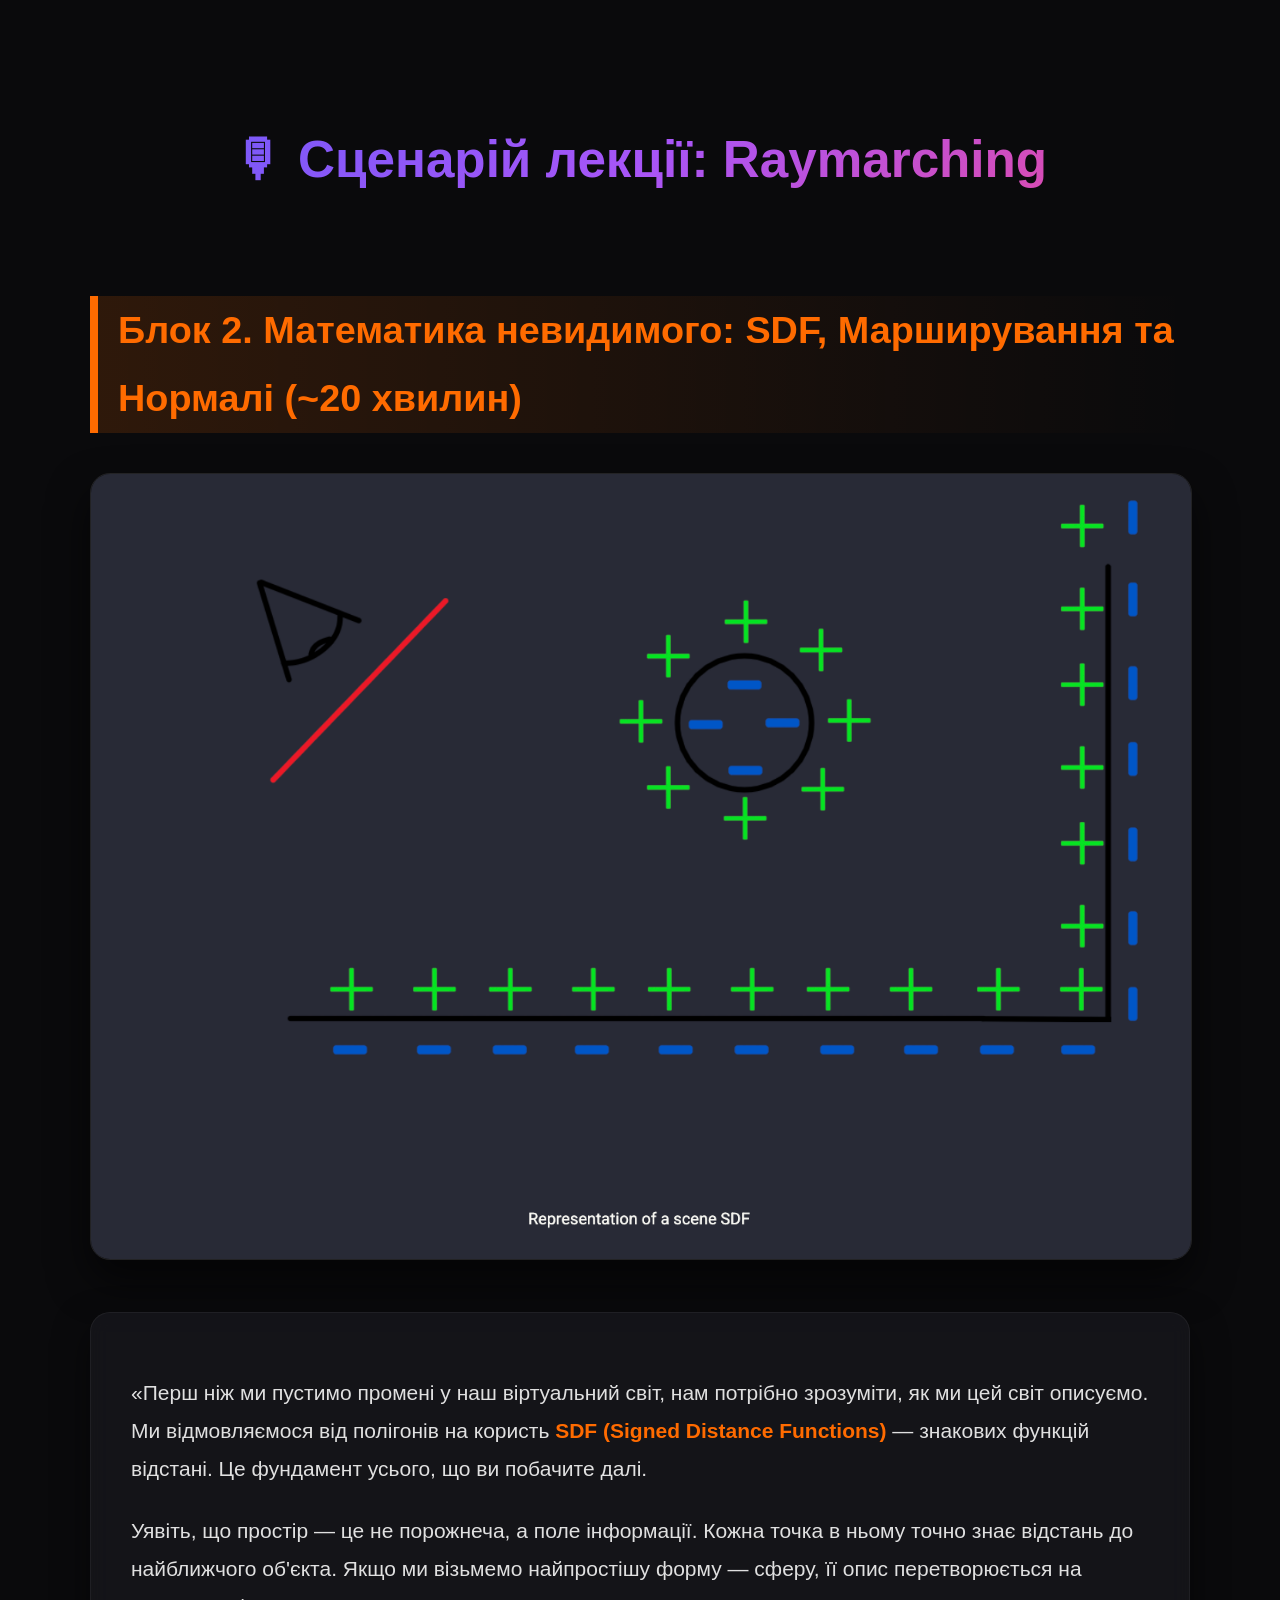
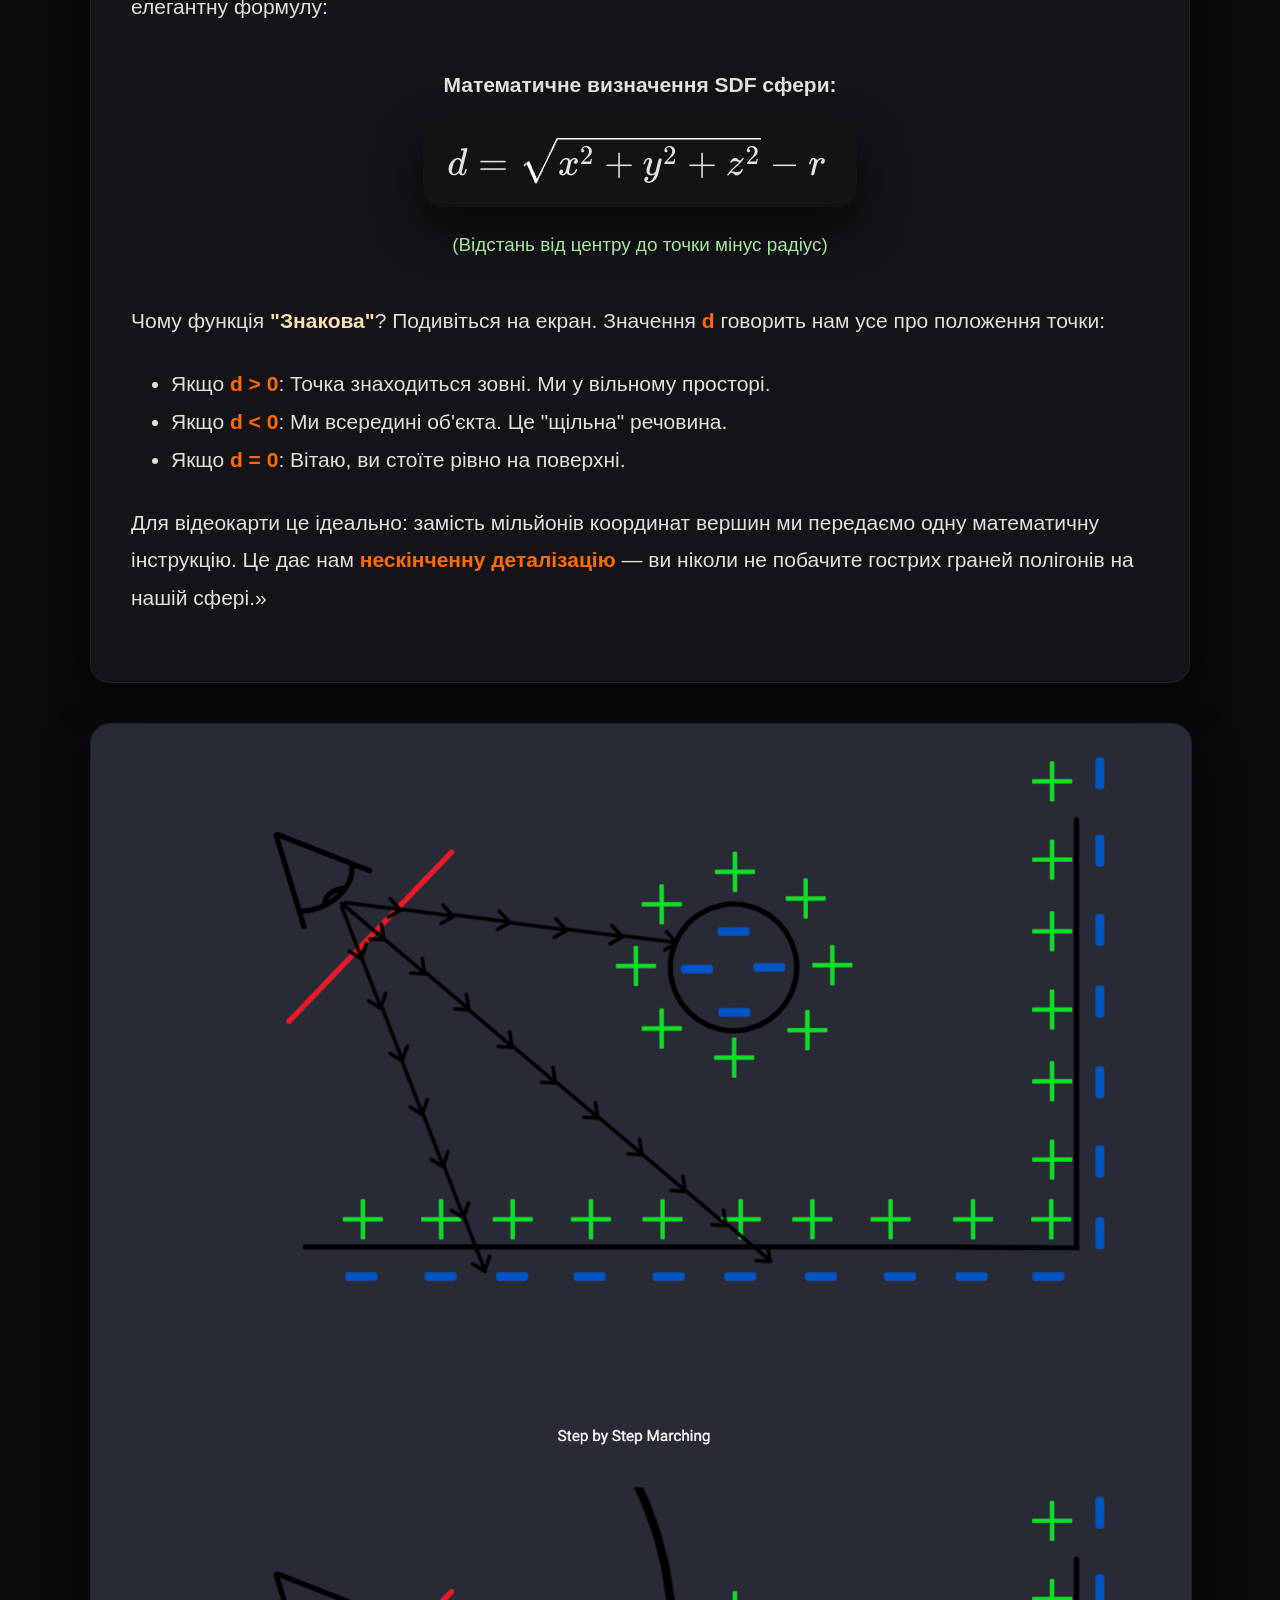
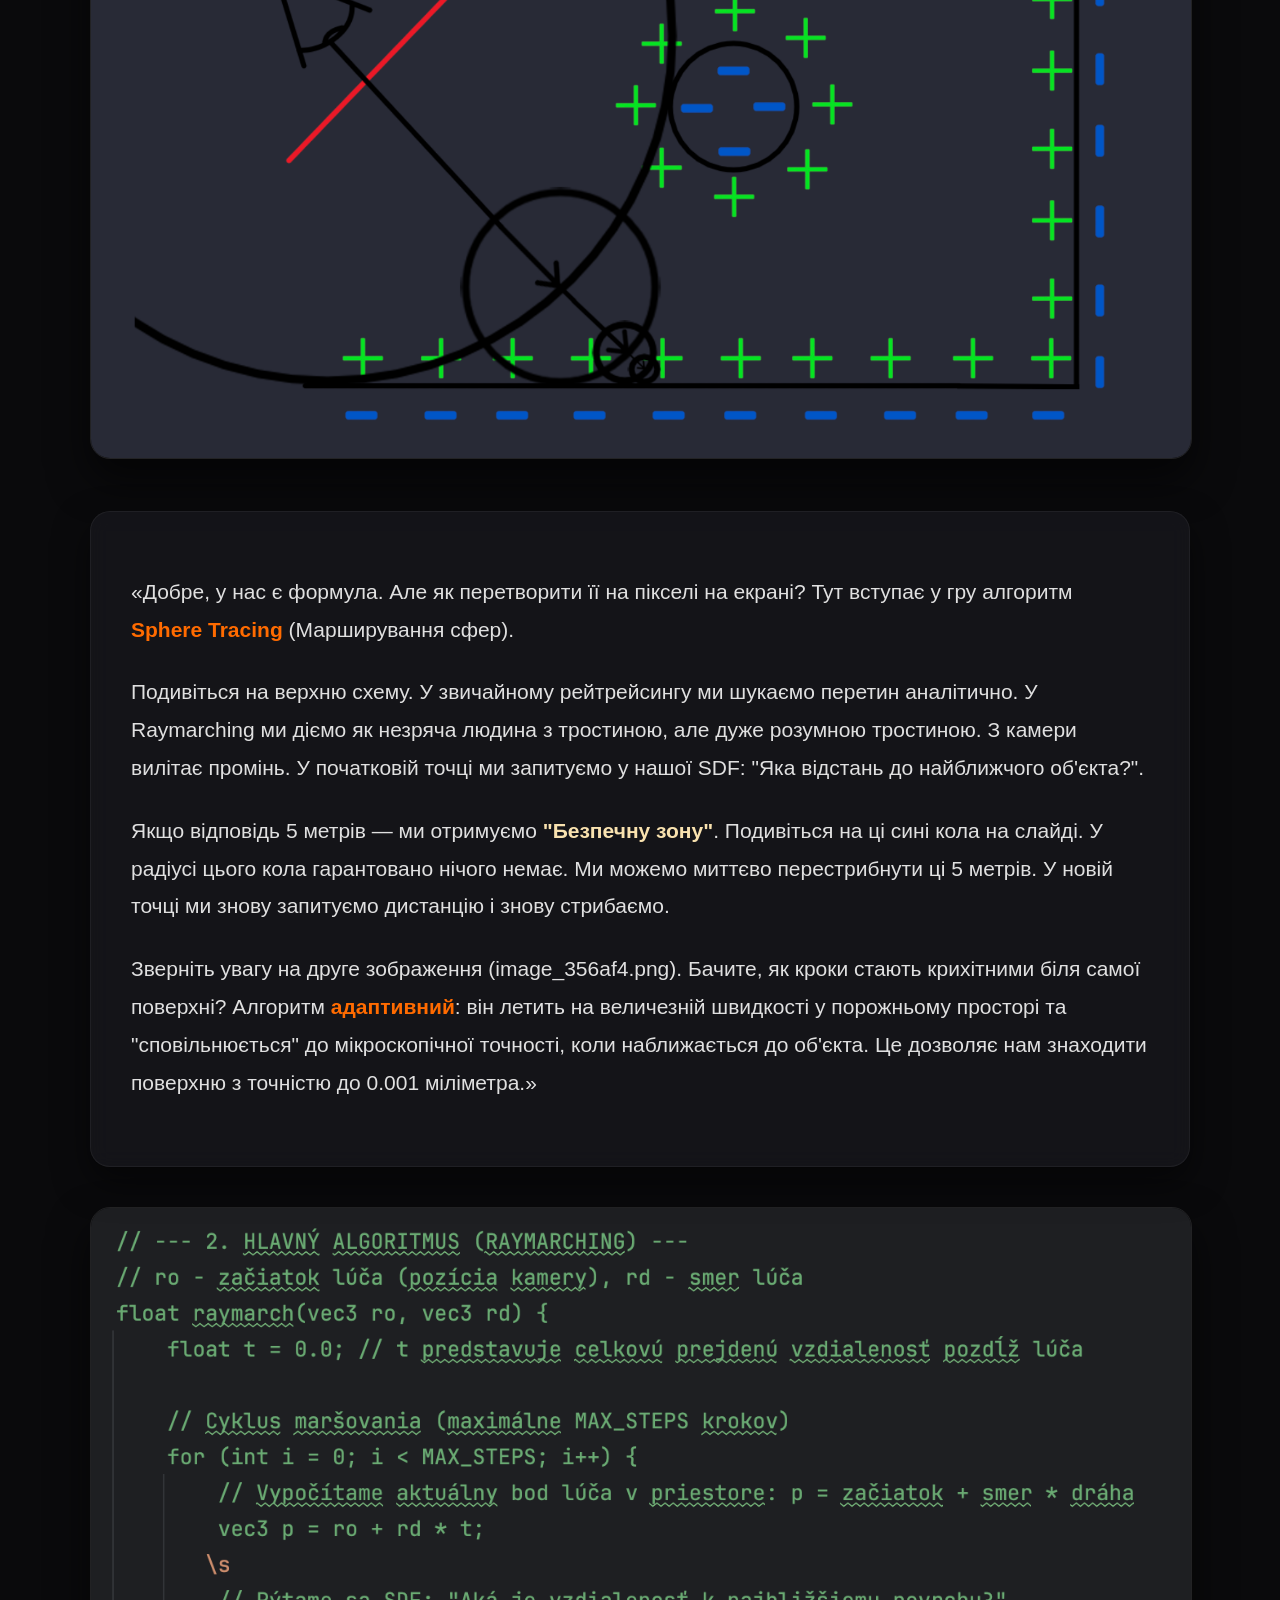
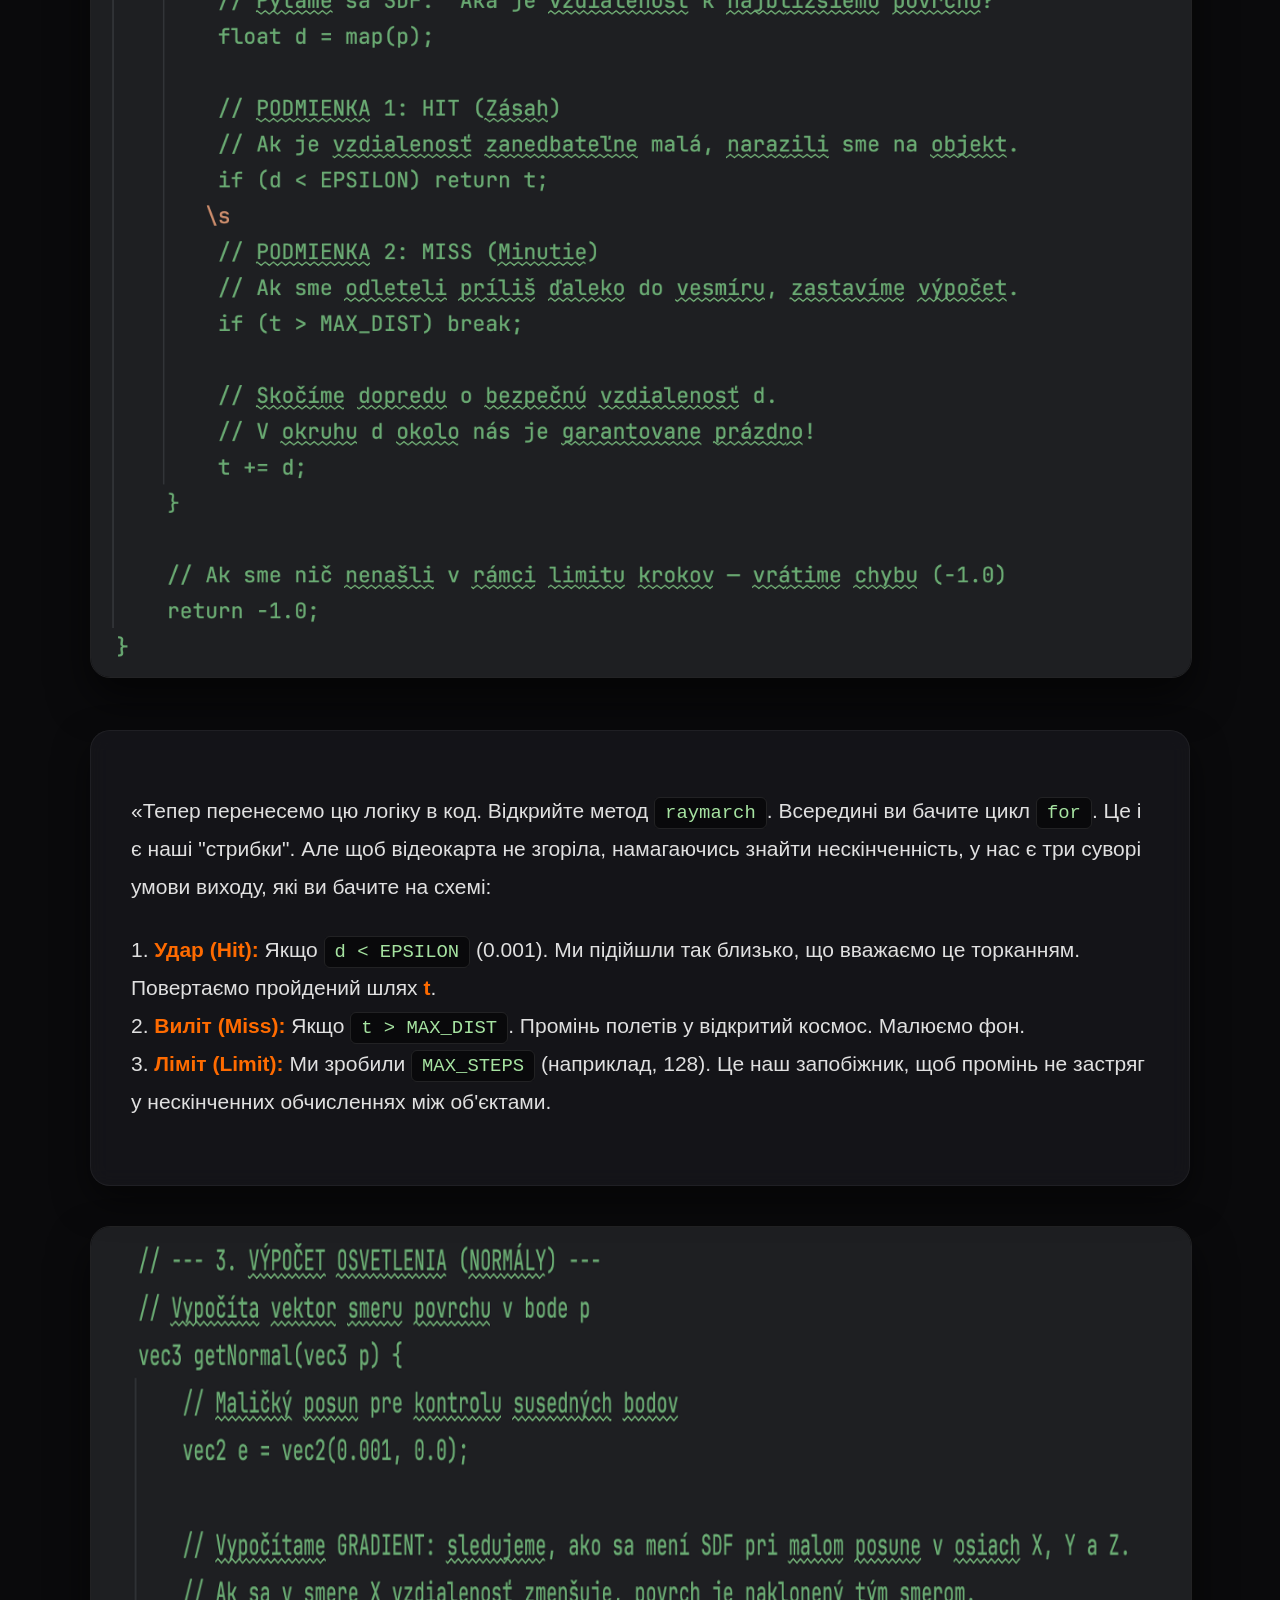
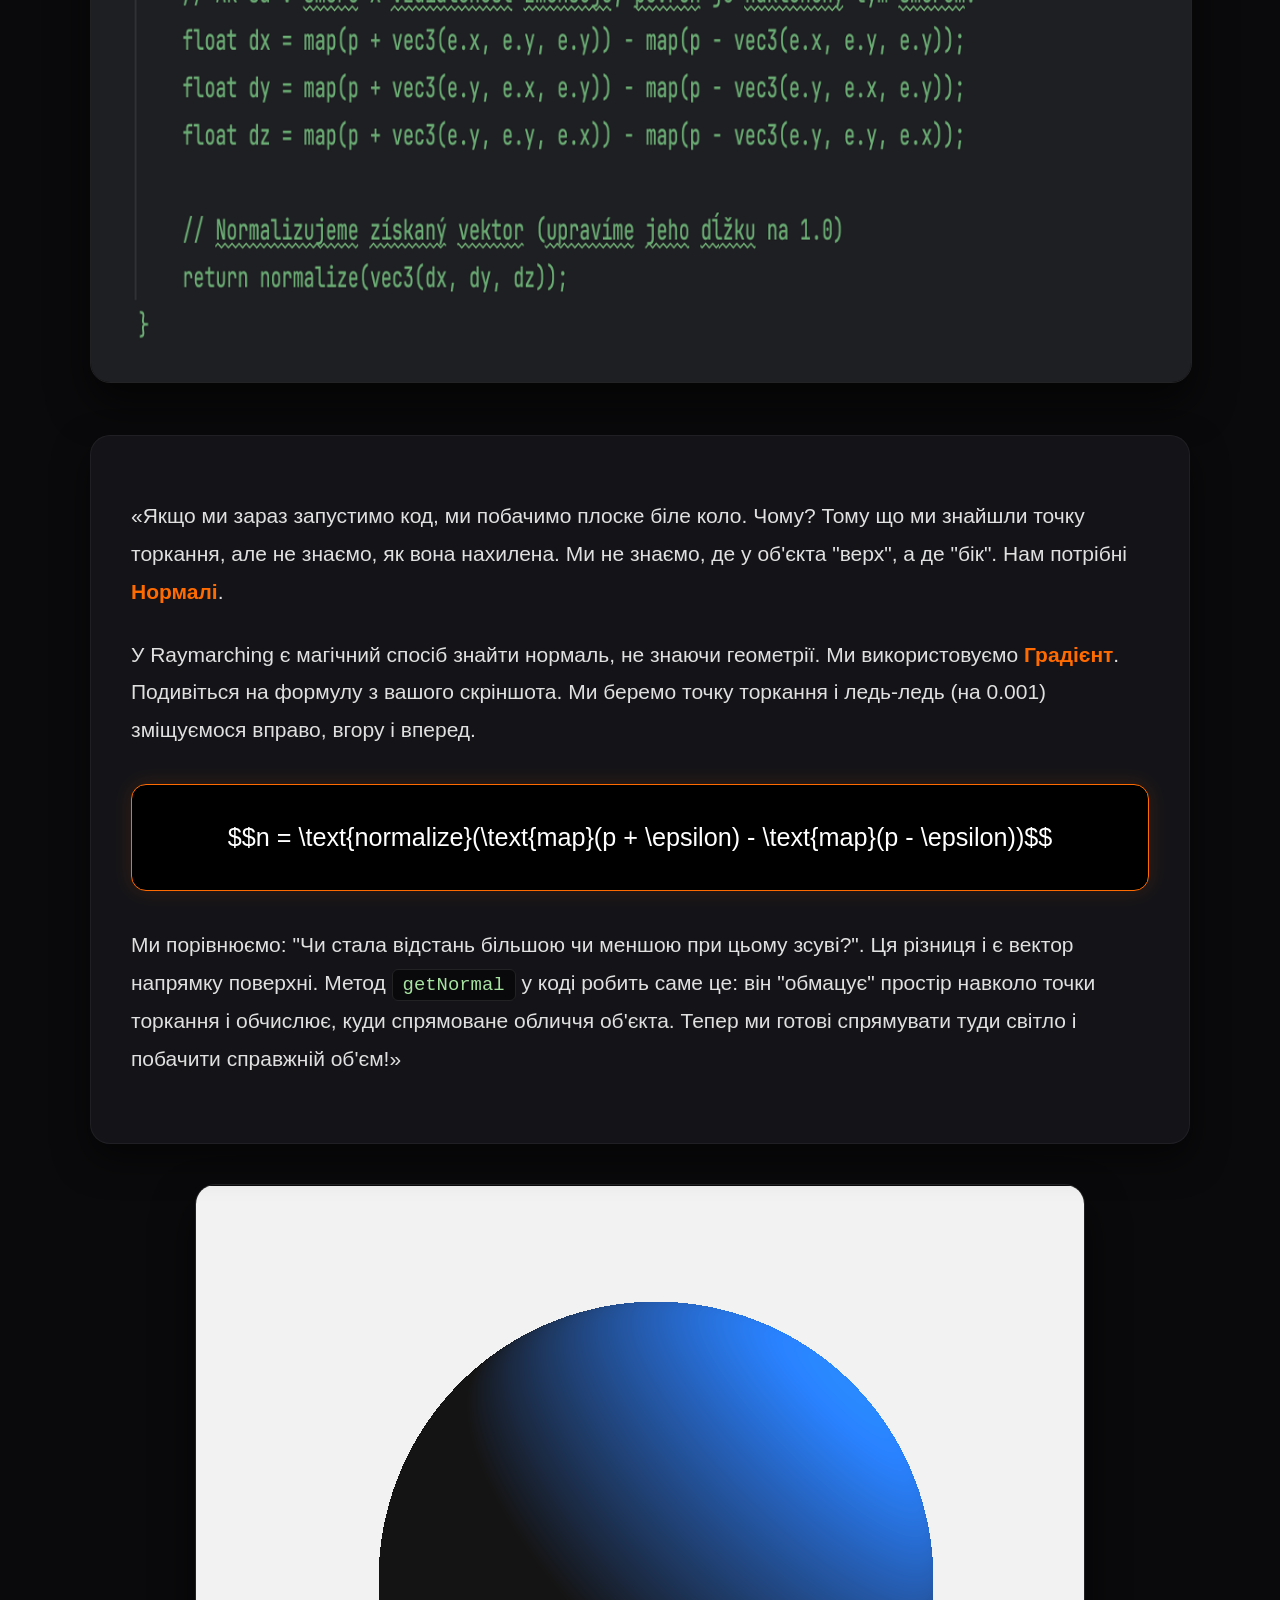
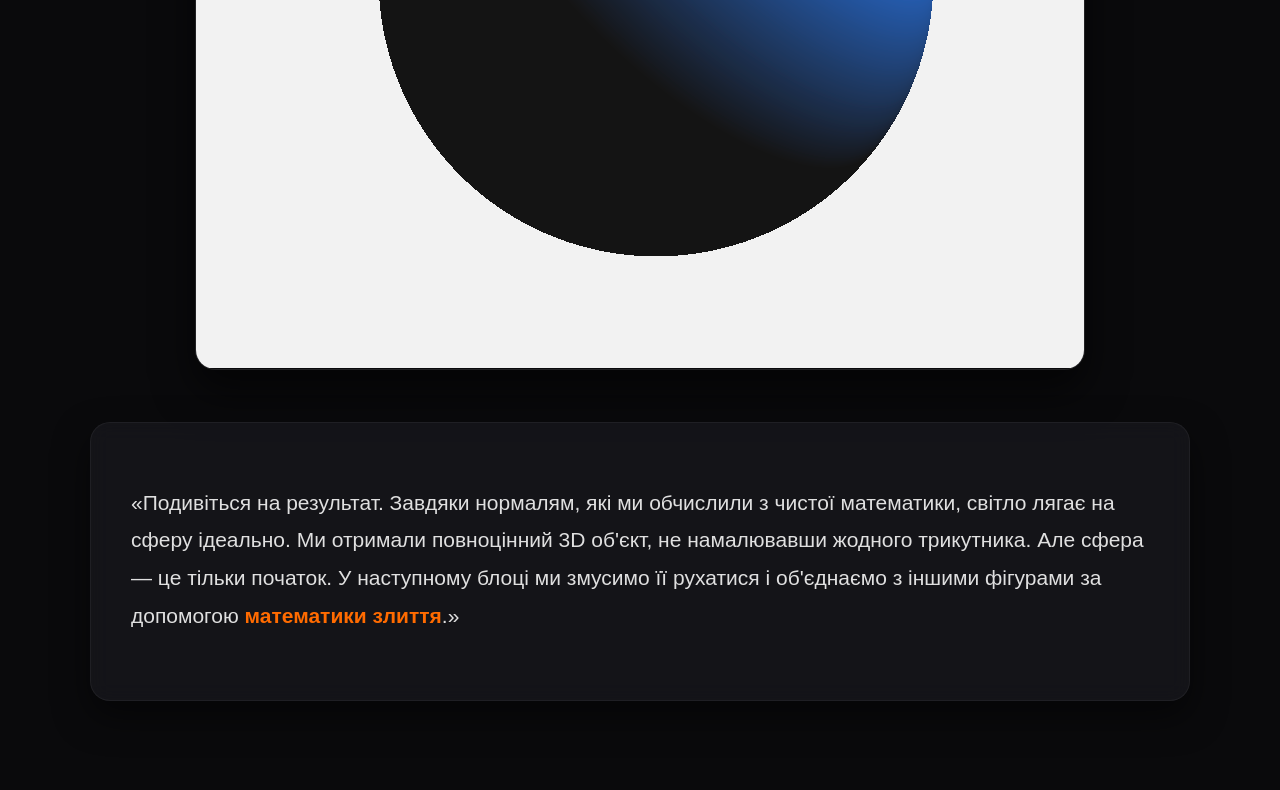
<file: script2.html>
<!DOCTYPE html>
<html lang="ru">
<head>
    <meta charset="UTF-8">
    <meta name="viewport" content="width=device-width, initial-scale=1.0">
    <title>Шпаргалка спикера: Raymarching Глубокое погружение</title>
    <style>
    :root {
        --bg: #0a0a0c;
        --accent: #ff6b00; /* Tvoja hlavná oranžová */
        --text: #e0e0e0;
        --card-bg: rgba(22, 22, 26, 0.9);
        --cue-bg: rgba(255, 107, 0, 0.1); 
        --cue-text: #ffb380;
        --code-color: #a6e3a1; /* Zelená pre kód */
        --formula-bg: #000000;
        --gradient: linear-gradient(135deg, #6a5af9, #a855f7, #ec4899);
    }

    body {
        font-family: 'Inter', 'Segoe UI', Roboto, sans-serif;
        line-height: 1.8;
        font-size: 21px; 
        color: var(--text);
        background-color: var(--bg);
        max-width: 1100px;
        margin: 0 auto;
        padding: 80px 25px 50px;
        animation: fadeIn 0.8s ease-out;
    }

    @keyframes fadeIn {
        from { opacity: 0; transform: translateY(15px); }
        to { opacity: 1; transform: translateY(0); }
    }

    h1 {
        font-size: 3.2rem;
        font-weight: 800;
        text-align: center;
        background: var(--gradient);
        -webkit-background-clip: text;
        -webkit-text-fill-color: transparent;
        margin-bottom: 50px;
        padding-bottom: 20px;
    }

    .block-title {
        color: var(--accent);
        font-size: 1.8em;
        font-weight: 700;
        margin-top: 70px;
        margin-bottom: 30px;
        border-left: 8px solid var(--accent);
        padding-left: 20px;
        background: linear-gradient(90deg, rgba(255, 107, 0, 0.15), transparent);
    }

    .action-cue {
        background-color: var(--cue-bg);
        color: var(--cue-text);
        padding: 20px;
        border-radius: 12px;
        font-weight: bold;
        margin-bottom: 30px;
        font-size: 0.9em;
        text-transform: uppercase;
        letter-spacing: 1.5px;
        border-left: 4px solid var(--accent);
        display: flex;
        align-items: center;
        gap: 15px;
    }

    .speech-text {
        background-color: var(--card-bg);
        padding: 40px;
        border-radius: 20px;
        margin-bottom: 40px;
        box-shadow: 0 15px 35px rgba(0,0,0,0.5);
        border: 1px solid rgba(255, 255, 255, 0.05);
        backdrop-filter: blur(10px);
    }

    .speech-text p { margin-bottom: 25px; }

    /* Štýlový box pre matematické vzorce */
    .formula-box {
        background-color: var(--formula-bg);
        padding: 30px;
        border-radius: 15px;
        text-align: center;
        margin: 35px 0;
        border: 1px solid var(--accent);
        box-shadow: 0 0 20px rgba(255, 107, 0, 0.15);
        color: #fff;
    }

    /* Zvýraznenie kódu v texte */
    .code-snippet {
        color: var(--code-color);
        font-family: 'Fira Code', 'Consolas', monospace;
        background: rgba(0, 0, 0, 0.5);
        padding: 4px 10px;
        border-radius: 6px;
        font-size: 0.9em;
        border: 1px solid rgba(255, 255, 255, 0.1);
    }

    .img-container {
        margin: 40px 0;
        text-align: center;
    }

    .img-container img {
        max-width: 100%;
        border-radius: 20px;
        border: 1px solid rgba(255, 255, 255, 0.1);
        box-shadow: 0 20px 40px rgba(0, 0, 0, 0.6);
    }

    strong { color: var(--accent); }
    em { color: #f9e2af; font-style: normal; font-weight: bold; } /* Zvýraznenie kľúčových slov */
    
    /* Navigácia späť */
    .back-nav {
        position: fixed;
        top: 20px;
        left: 20px;
        z-index: 1000;
    }
    
    .back-nav a {
        color: var(--text);
        text-decoration: none;
        font-weight: 600;
        background: rgba(22, 22, 26, 0.8);
        padding: 10px 20px;
        border-radius: 30px;
        backdrop-filter: blur(5px);
        border: 1px solid rgba(255, 255, 255, 0.1);
        font-size: 0.9rem;
        transition: 0.3s;
    }

    .back-nav a:hover {
        border-color: var(--accent);
        color: var(--accent);
    }
</style>
</head>
<body>

    <h1>🎙 Сценарій лекції: Raymarching</h1>

    <div class="block-title">Блок 2. Математика невидимого: SDF, Марширування та Нормалі (~20 хвилин)</div>

    <div class="img-container">
        <a href="assets/image.png" target="_blank">
            <img src="assets/image.png" alt="SDF Sphere Logic">
        </a>
    </div>

    <div class="speech-text">
        <p>«Перш ніж ми пустимо промені у наш віртуальний світ, нам потрібно зрозуміти, як ми цей світ описуємо. Ми відмовляємося від полігонів на користь <strong>SDF (Signed Distance Functions)</strong> — знакових функцій відстані. Це фундамент усього, що ви побачите далі.</p>
        
        <p>Уявіть, що простір — це не порожнеча, а поле інформації. Кожна точка в ньому точно знає відстань до найближчого об'єкта. Якщо ми візьмемо найпростішу форму — сферу, її опис перетворюється на елегантну формулу:</p>

        <div class="img-container">
        <p style="color: var(--accent-color); font-weight: bold; margin-bottom: 15px;">
            Математичне визначення SDF сфери:
        </p>
        <a href="assets/formula.png" target="_blank">
            <img src="assets/formula.png" alt="SDF Formula and Logic" style="max-width: 500px; border: 2px solid var(--accent-color);">
        </a>
        <p style="font-size: 0.9em; color: #a6e3a1; margin-top: 10px;">
            (Відстань від центру до точки мінус радіус)
        </p>
    </div>

        <p>Чому функція <em>"Знакова"</em>? Подивіться на екран. Значення <strong>d</strong> говорить нам усе про положення точки:
            <ul>
                <li>Якщо <strong>d > 0</strong>: Точка знаходиться зовні. Ми у вільному просторі.</li>
                <li>Якщо <strong>d < 0</strong>: Ми всередині об'єкта. Це "щільна" речовина.</li>
                <li>Якщо <strong>d = 0</strong>: Вітаю, ви стоїте рівно на поверхні.</li>
            </ul>
        </p>
        <p>Для відеокарти це ідеально: замість мільйонів координат вершин ми передаємо одну математичну інструкцію. Це дає нам <strong>нескінченну деталізацію</strong> — ви ніколи не побачите гострих граней полігонів на нашій сфері.»</p>
    </div>

    <div class="img-container">
        <a href="assets/image1.png" target="_blank">
            <img src="assets/image1.png" alt="SDF Sphere Logic">
        </a>
    </div>

    <div class="speech-text">
        <p>«Добре, у нас є формула. Але як перетворити її на пікселі на екрані? Тут вступає у гру алгоритм <strong>Sphere Tracing</strong> (Марширування сфер).</p>
        
        <p>Подивіться на верхню схему. У звичайному рейтрейсингу ми шукаємо перетин аналітично. У Raymarching ми діємо як незряча людина з тростиною, але дуже розумною тростиною. З камери вилітає промінь. У початковій точці ми запитуємо у нашої SDF: "Яка відстань до найближчого об'єкта?".</p>

        <p>Якщо відповідь 5 метрів — ми отримуємо <em>"Безпечну зону"</em>. Подивіться на ці сині кола на слайді. У радіусі цього кола гарантовано нічого немає. Ми можемо миттєво перестрибнути ці 5 метрів. У новій точці ми знову запитуємо дистанцію і знову стрибаємо.</p>

        <p>Зверніть увагу на друге зображення (image_356af4.png). Бачите, як кроки стають крихітними біля самої поверхні? Алгоритм <strong>адаптивний</strong>: він летить на величезній швидкості у порожньому просторі та "сповільнюється" до мікроскопічної точності, коли наближається до об'єкта. Це дозволяє нам знаходити поверхню з точністю до 0.001 міліметра.»</p>
    </div>

    <div class="img-container">
        <a href="assets/codeimage.png" target="_blank">
            <img src="assets/codeimage.png" alt="SDF Sphere Logic">
        </a>
    </div>

    <div class="speech-text">
        <p>«Тепер перенесемо цю логіку в код. Відкрийте метод <span class="code-snippet">raymarch</span>. Всередині ви бачите цикл <span class="code-snippet">for</span>. Це і є наші "стрибки". Але щоб відеокарта не згоріла, намагаючись знайти нескінченність, у нас є три суворі умови виходу, які ви бачите на схемі:</p>

        <p>
            1. <strong>Удар (Hit):</strong> Якщо <span class="code-snippet">d < EPSILON</span> (0.001). Ми підійшли так близько, що вважаємо це торканням. Повертаємо пройдений шлях <strong>t</strong>.<br>
            2. <strong>Виліт (Miss):</strong> Якщо <span class="code-snippet">t > MAX_DIST</span>. Промінь полетів у відкритий космос. Малюємо фон.<br>
            3. <strong>Ліміт (Limit):</strong> Ми зробили <span class="code-snippet">MAX_STEPS</span> (наприклад, 128). Це наш запобіжник, щоб промінь не застряг у нескінченних обчисленнях між об'єктами.
        </p>
    </div>

    <div class="img-container">
        <a href="assets/normala.png" target="_blank">
            <img src="assets/normala.png" alt="SDF Sphere Logic">
        </a>
    </div>

    <div class="speech-text">
        <p>«Якщо ми зараз запустимо код, ми побачимо плоске біле коло. Чому? Тому що ми знайшли точку торкання, але не знаємо, як вона нахилена. Ми не знаємо, де у об'єкта "верх", а де "бік". Нам потрібні <strong>Нормалі</strong>.</p>
        
        <p>У Raymarching є магічний спосіб знайти нормаль, не знаючи геометрії. Ми використовуємо <strong>Градієнт</strong>. Подивіться на формулу з вашого скріншота. Ми беремо точку торкання і ледь-ледь (на 0.001) зміщуємося вправо, вгору і вперед.</p>

        <div class="formula-box">
            <span style="font-size: 1.2em;">$$n = \text{normalize}(\text{map}(p + \epsilon) - \text{map}(p - \epsilon))$$</span>
        </div>

        <p>Ми порівнюємо: "Чи стала відстань більшою чи меншою при цьому зсуві?". Ця різниця і є вектор напрямку поверхні. Метод <span class="code-snippet">getNormal</span> у коді робить саме це: він "обмацує" простір навколо точки торкання і обчислює, куди спрямоване обличчя об'єкта. Тепер ми готові спрямувати туди світло і побачити справжній об'єм!»</p>
    </div>

    <div class="img-container">
        <a href="assets/Sphera.png" target="_blank">
            <img src="assets/Sphera.png" alt="SDF Sphere Logic">
        </a>
    </div>

    <div class="speech-text">
        <p>«Подивіться на результат. Завдяки нормалям, які ми обчислили з чистої математики, світло лягає на сферу ідеально. Ми отримали повноцінний 3D об'єкт, не намалювавши жодного трикутника. Але сфера — це тільки початок. У наступному блоці ми змусимо її рухатися і об'єднаємо з іншими фігурами за допомогою <strong>математики злиття</strong>.»</p>
    </div>

</body>
</html>
</file>
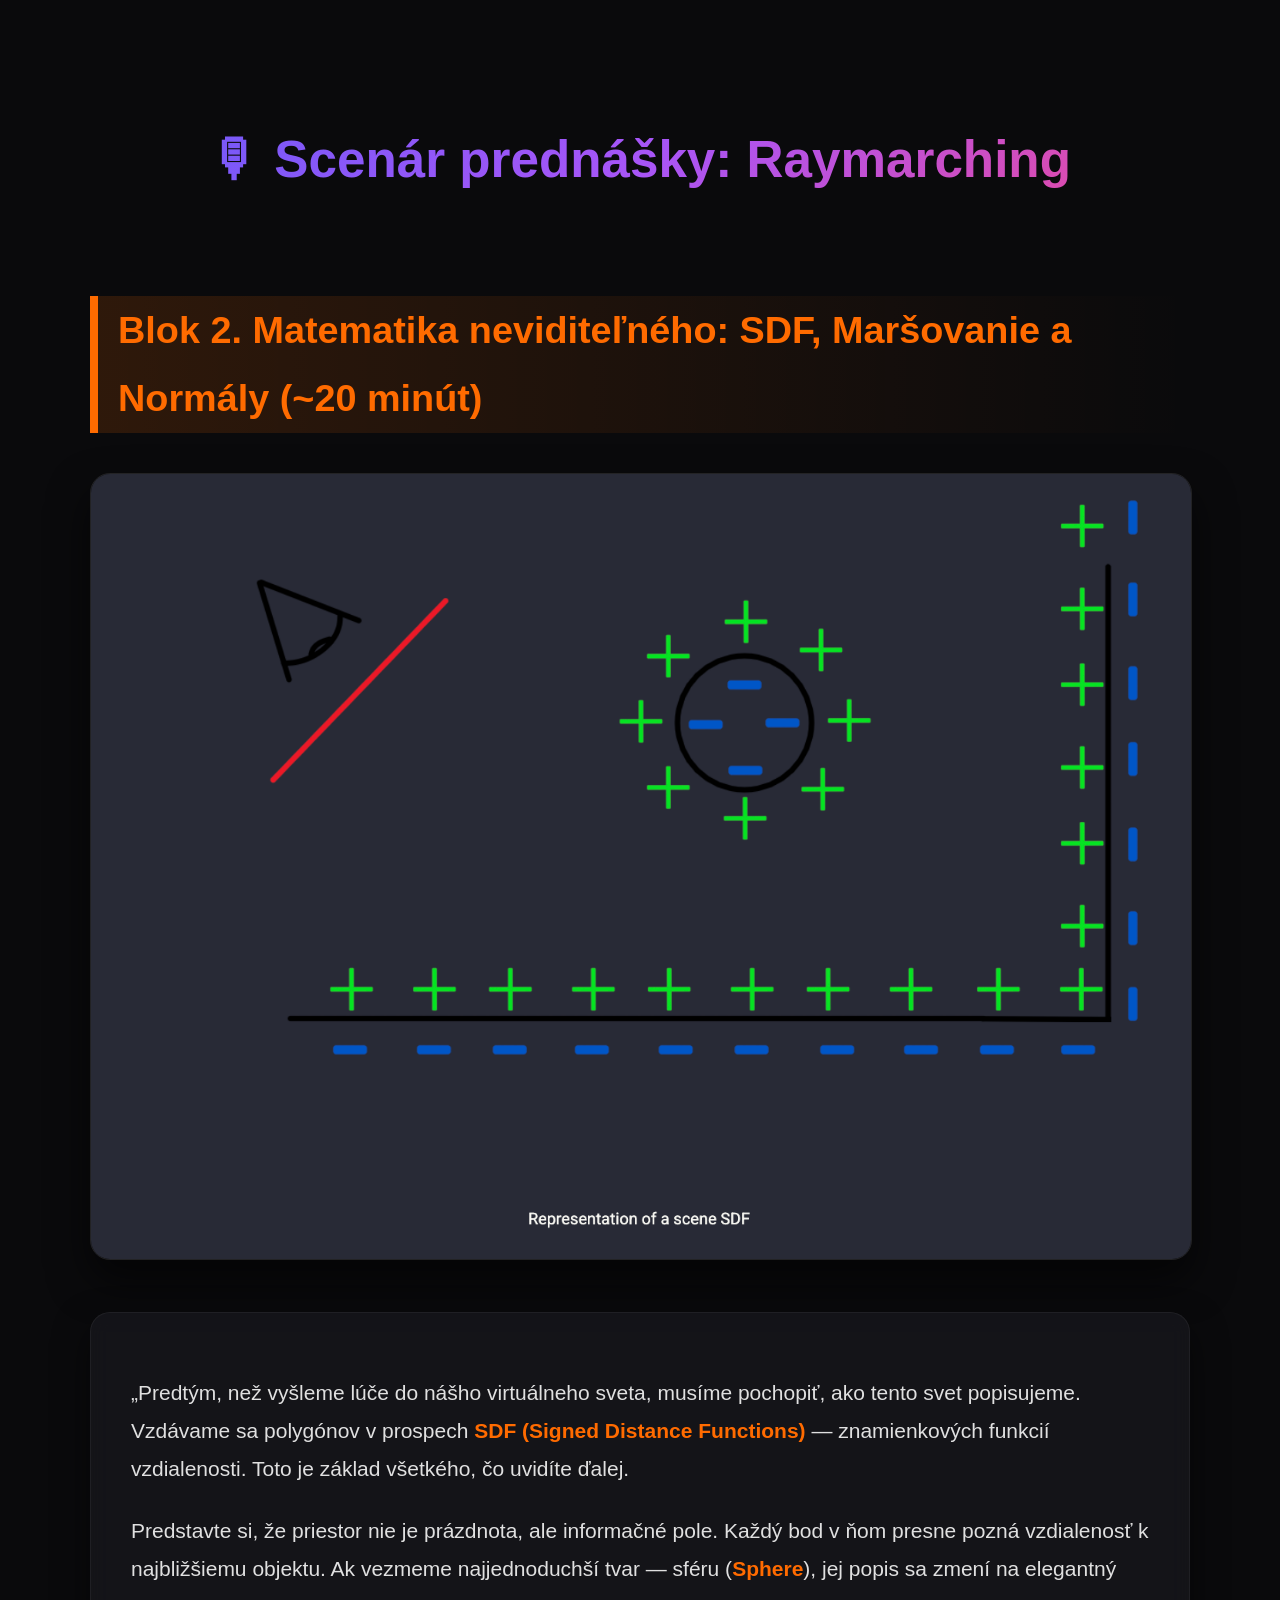
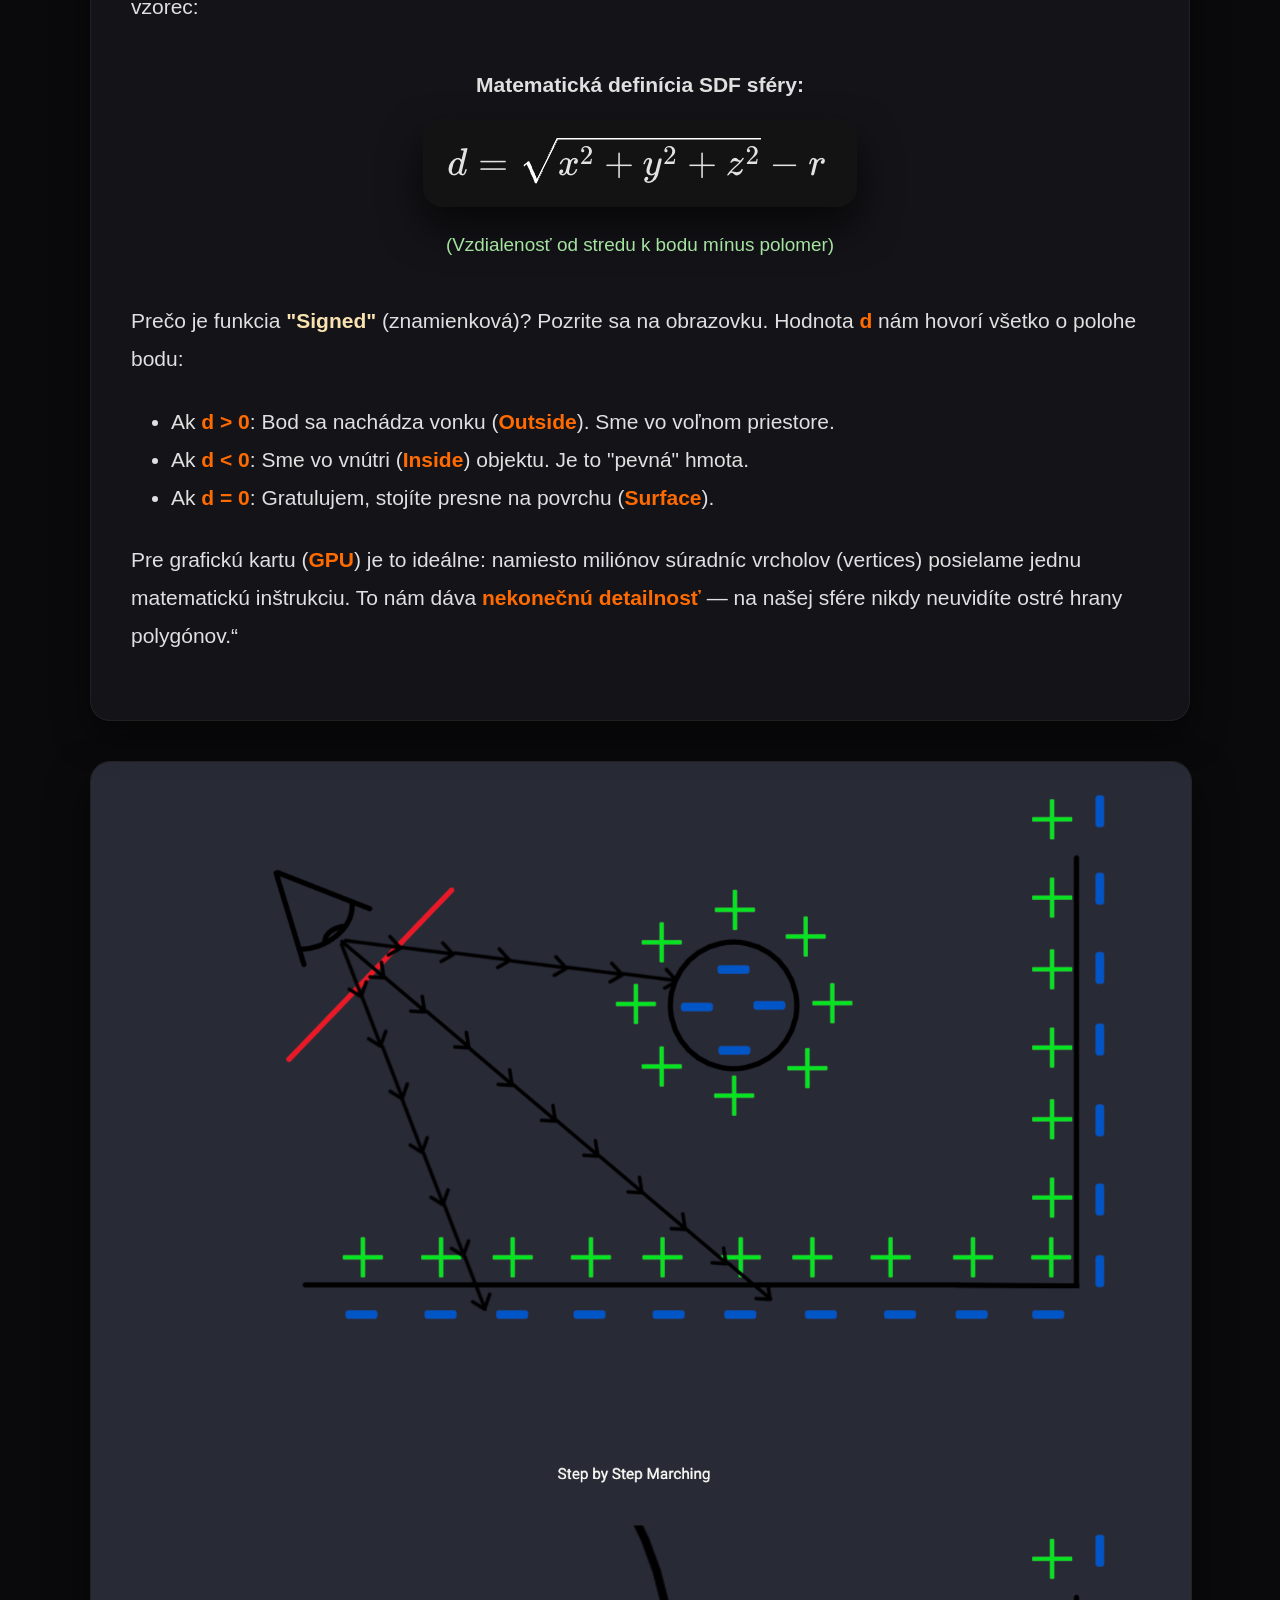
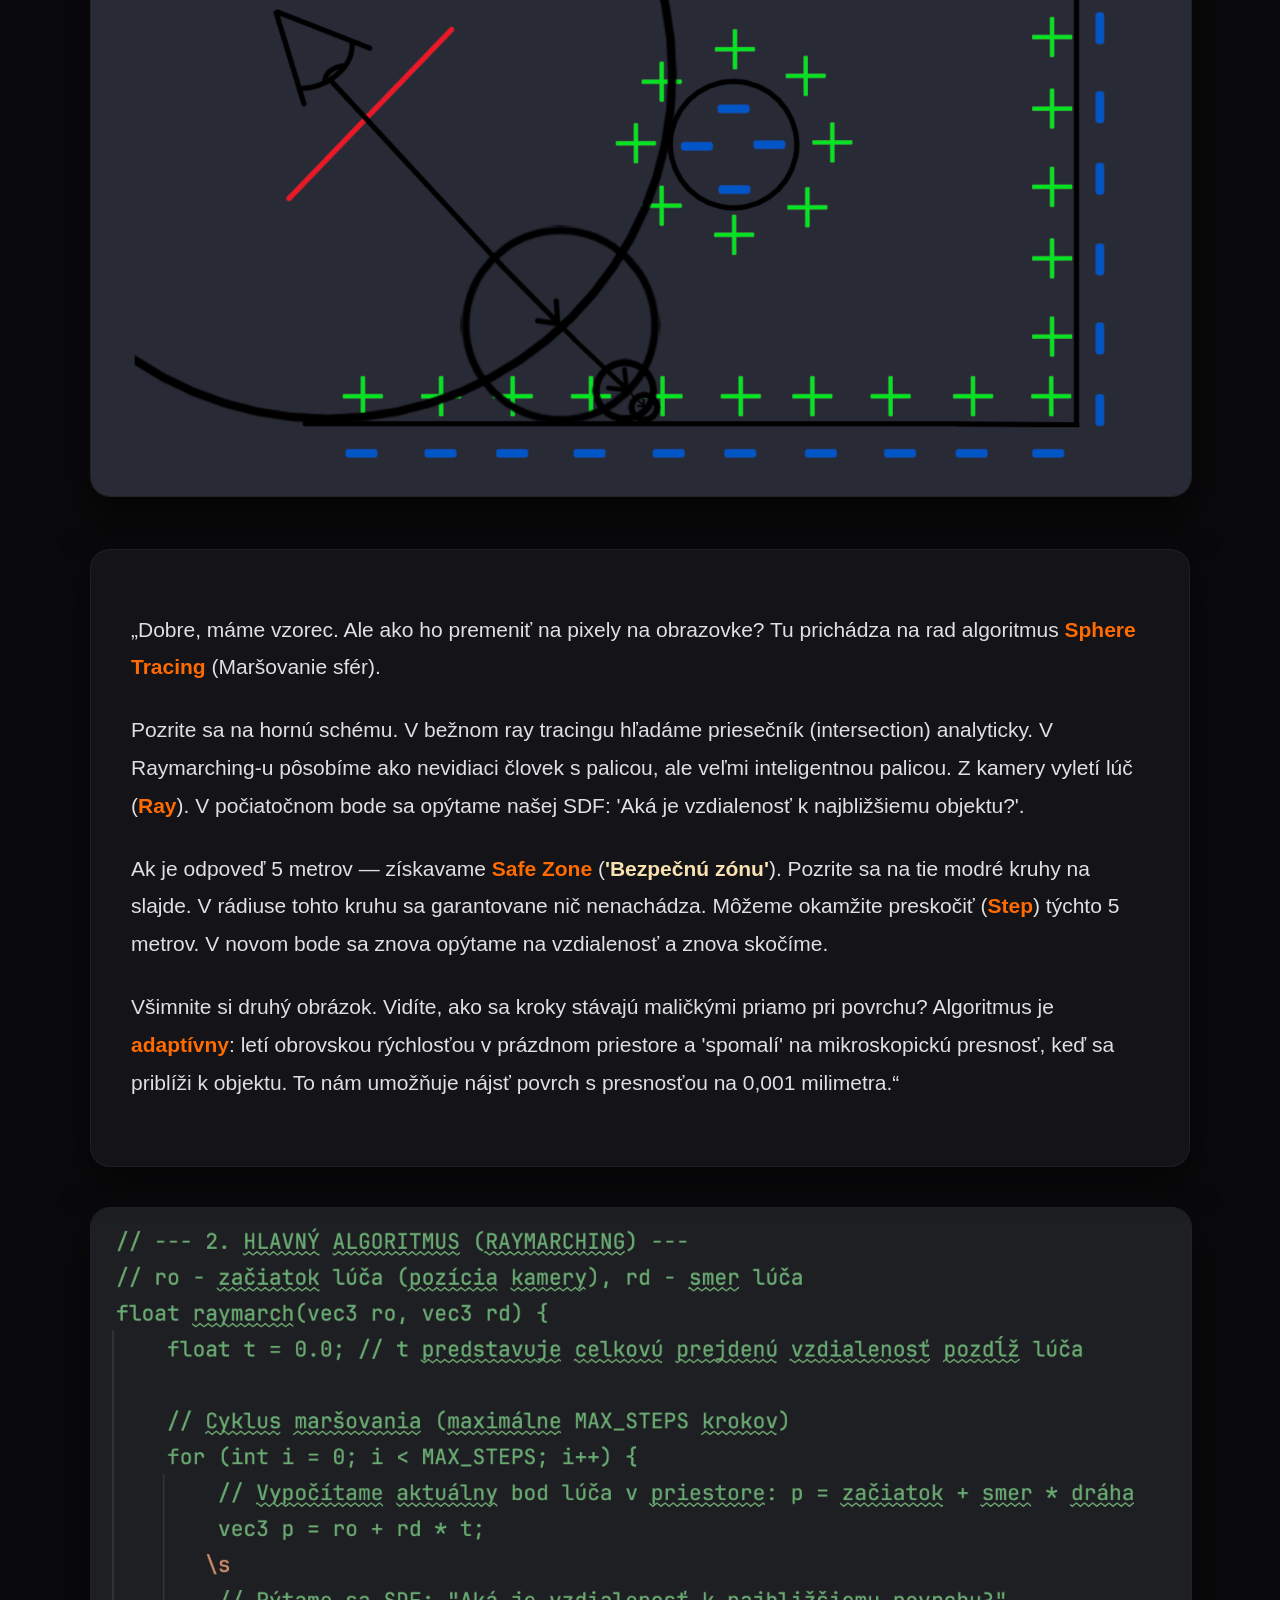
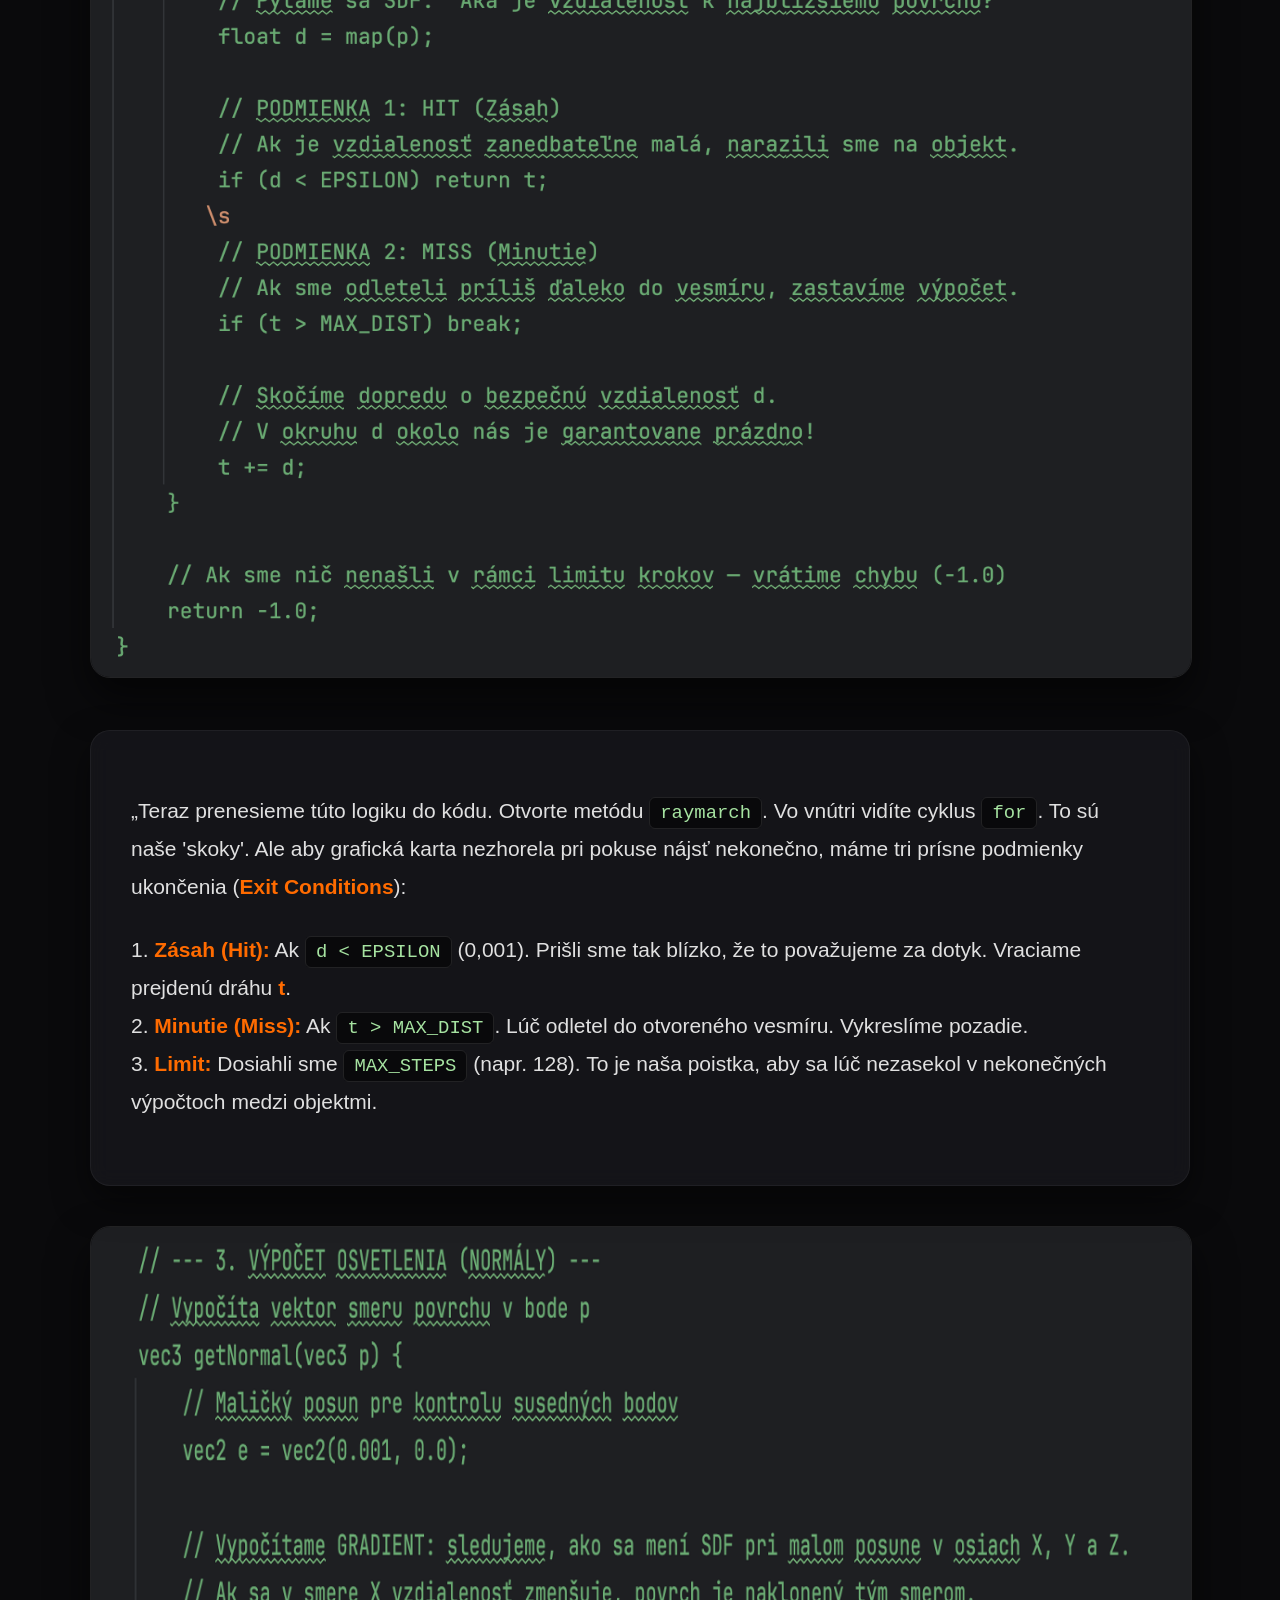
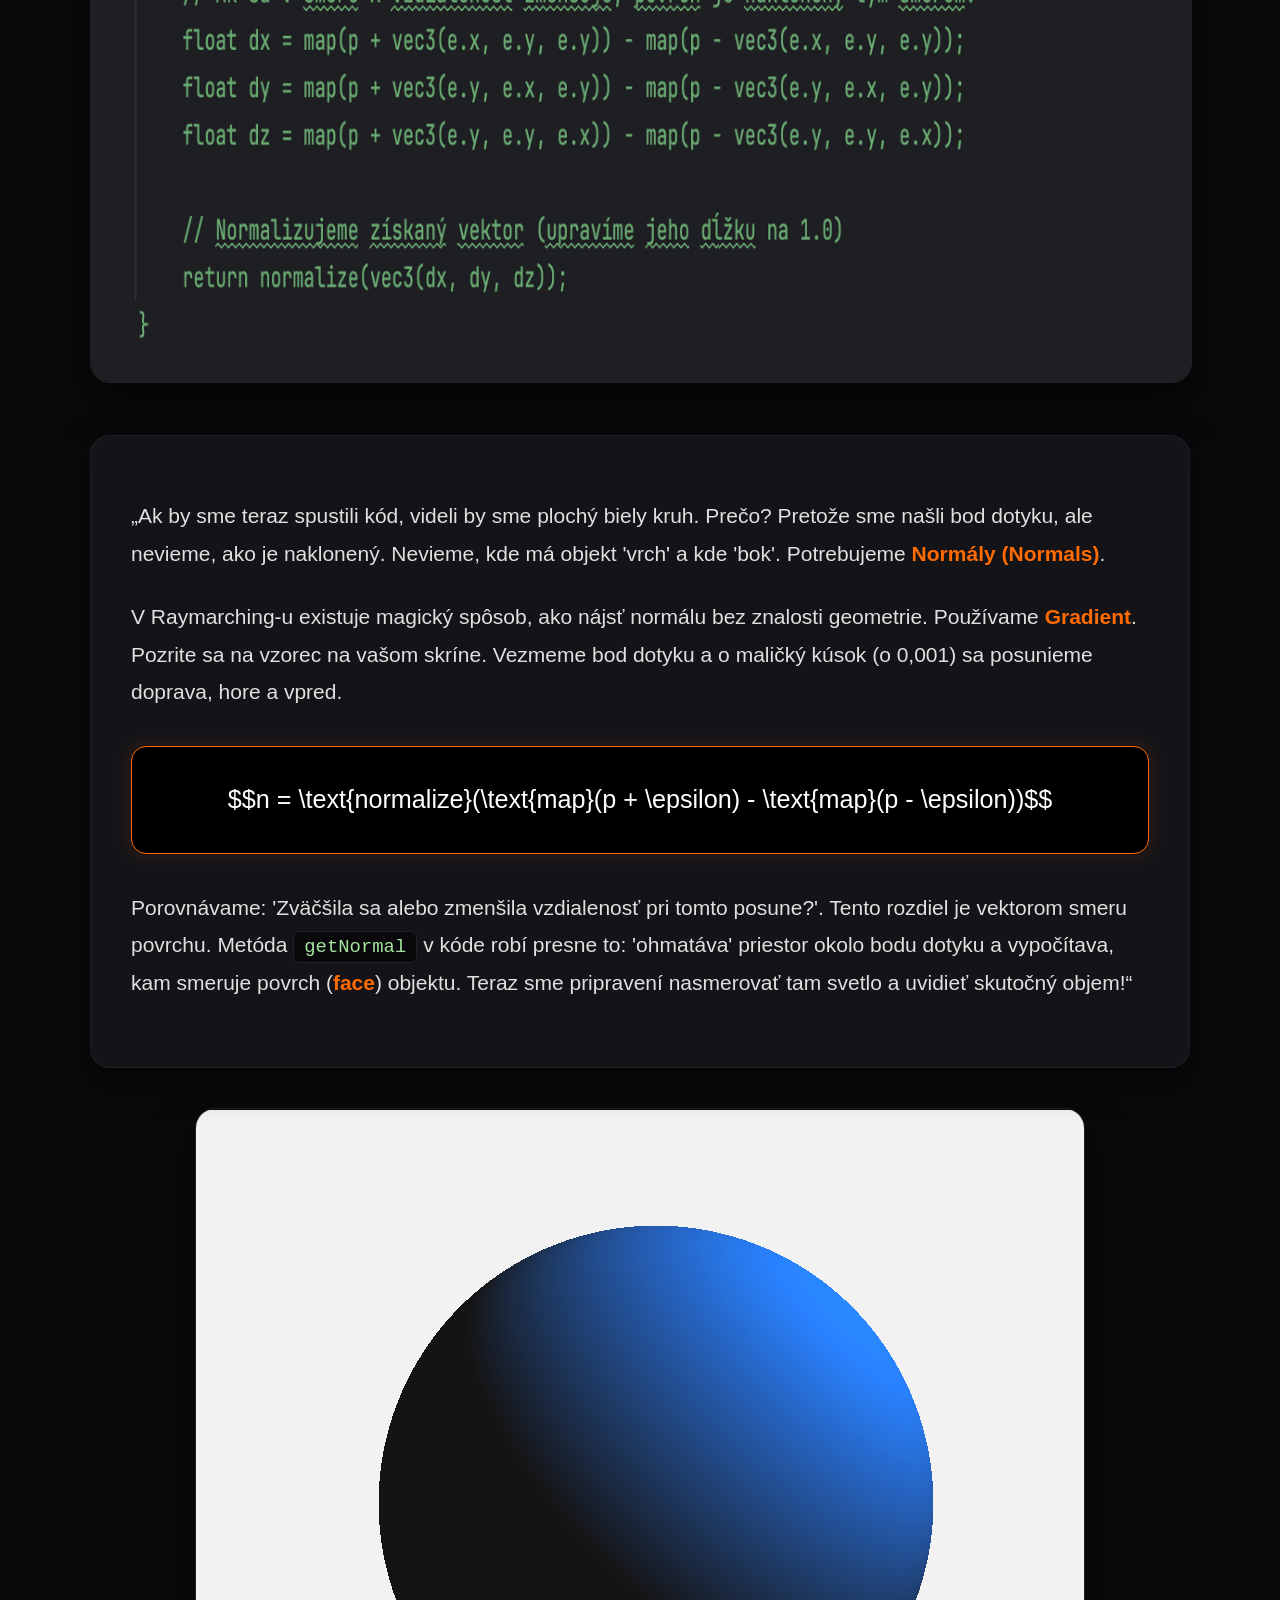
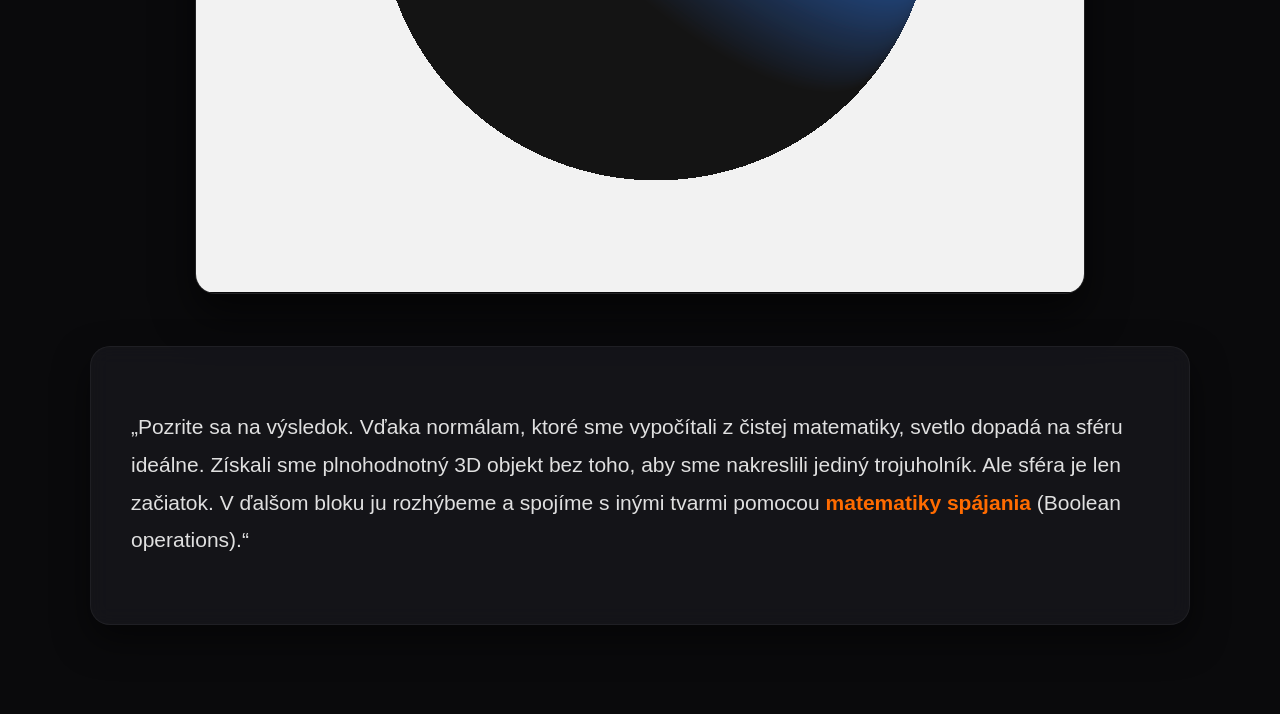
<file: script2sk.html>
<!DOCTYPE html>
<html lang="sk">

<head>
    <meta charset="UTF-8">
    <meta name="viewport" content="width=device-width, initial-scale=1.0">
    <title>Speaker Notes: Raymarching Deep Dive</title>
    <style>
    :root {
        --bg: #0a0a0c;
        --accent: #ff6b00; /* Tvoja hlavná oranžová */
        --text: #e0e0e0;
        --card-bg: rgba(22, 22, 26, 0.9);
        --cue-bg: rgba(255, 107, 0, 0.1); 
        --cue-text: #ffb380;
        --code-color: #a6e3a1; /* Zelená pre kód */
        --formula-bg: #000000;
        --gradient: linear-gradient(135deg, #6a5af9, #a855f7, #ec4899);
    }

    body {
        font-family: 'Inter', 'Segoe UI', Roboto, sans-serif;
        line-height: 1.8;
        font-size: 21px; 
        color: var(--text);
        background-color: var(--bg);
        max-width: 1100px;
        margin: 0 auto;
        padding: 80px 25px 50px;
        animation: fadeIn 0.8s ease-out;
    }

    @keyframes fadeIn {
        from { opacity: 0; transform: translateY(15px); }
        to { opacity: 1; transform: translateY(0); }
    }

    h1 {
        font-size: 3.2rem;
        font-weight: 800;
        text-align: center;
        background: var(--gradient);
        -webkit-background-clip: text;
        -webkit-text-fill-color: transparent;
        margin-bottom: 50px;
        padding-bottom: 20px;
    }

    .block-title {
        color: var(--accent);
        font-size: 1.8em;
        font-weight: 700;
        margin-top: 70px;
        margin-bottom: 30px;
        border-left: 8px solid var(--accent);
        padding-left: 20px;
        background: linear-gradient(90deg, rgba(255, 107, 0, 0.15), transparent);
    }

    .action-cue {
        background-color: var(--cue-bg);
        color: var(--cue-text);
        padding: 20px;
        border-radius: 12px;
        font-weight: bold;
        margin-bottom: 30px;
        font-size: 0.9em;
        text-transform: uppercase;
        letter-spacing: 1.5px;
        border-left: 4px solid var(--accent);
        display: flex;
        align-items: center;
        gap: 15px;
    }

    .speech-text {
        background-color: var(--card-bg);
        padding: 40px;
        border-radius: 20px;
        margin-bottom: 40px;
        box-shadow: 0 15px 35px rgba(0,0,0,0.5);
        border: 1px solid rgba(255, 255, 255, 0.05);
        backdrop-filter: blur(10px);
    }

    .speech-text p { margin-bottom: 25px; }

    /* Štýlový box pre matematické vzorce */
    .formula-box {
        background-color: var(--formula-bg);
        padding: 30px;
        border-radius: 15px;
        text-align: center;
        margin: 35px 0;
        border: 1px solid var(--accent);
        box-shadow: 0 0 20px rgba(255, 107, 0, 0.15);
        color: #fff;
    }

    /* Zvýraznenie kódu v texte */
    .code-snippet {
        color: var(--code-color);
        font-family: 'Fira Code', 'Consolas', monospace;
        background: rgba(0, 0, 0, 0.5);
        padding: 4px 10px;
        border-radius: 6px;
        font-size: 0.9em;
        border: 1px solid rgba(255, 255, 255, 0.1);
    }

    .img-container {
        margin: 40px 0;
        text-align: center;
    }

    .img-container img {
        max-width: 100%;
        border-radius: 20px;
        border: 1px solid rgba(255, 255, 255, 0.1);
        box-shadow: 0 20px 40px rgba(0, 0, 0, 0.6);
    }

    strong { color: var(--accent); }
    em { color: #f9e2af; font-style: normal; font-weight: bold; } /* Zvýraznenie kľúčových slov */
    
    /* Navigácia späť */
    .back-nav {
        position: fixed;
        top: 20px;
        left: 20px;
        z-index: 1000;
    }
    
    .back-nav a {
        color: var(--text);
        text-decoration: none;
        font-weight: 600;
        background: rgba(22, 22, 26, 0.8);
        padding: 10px 20px;
        border-radius: 30px;
        backdrop-filter: blur(5px);
        border: 1px solid rgba(255, 255, 255, 0.1);
        font-size: 0.9rem;
        transition: 0.3s;
    }

    .back-nav a:hover {
        border-color: var(--accent);
        color: var(--accent);
    }
</style>
</head>

<body>

    <h1>🎙 Scenár prednášky: Raymarching</h1>

    <div class="block-title">Blok 2. Matematika neviditeľného: SDF, Maršovanie a Normály (~20 minút)</div>

    <div class="img-container">
        <a href="assets/image.png" target="_blank">
            <img src="assets/image.png" alt="SDF Sphere Logic">
        </a>
    </div>

    <div class="speech-text">
        <p>„Predtým, než vyšleme lúče do nášho virtuálneho sveta, musíme pochopiť, ako tento svet popisujeme. Vzdávame sa polygónov v prospech <strong>SDF (Signed Distance Functions)</strong> — znamienkových funkcií vzdialenosti. Toto je základ všetkého, čo uvidíte ďalej.</p>
        
        <p>Predstavte si, že priestor nie je prázdnota, ale informačné pole. Každý bod v ňom presne pozná vzdialenosť k najbližšiemu objektu. Ak vezmeme najjednoduchší tvar — sféru (<strong>Sphere</strong>), jej popis sa zmení na elegantný vzorec:</p>

        <div class="img-container">
            <p style="color: var(--accent-color); font-weight: bold; margin-bottom: 15px;">
                Matematická definícia SDF sféry:
            </p>
            <a href="assets/formula.png" target="_blank">
                <img src="assets/formula.png" alt="SDF Formula and Logic" style="max-width: 500px; border: 2px solid var(--accent-color);">
            </a>
            <p style="font-size: 0.9em; color: #a6e3a1; margin-top: 10px;">
                (Vzdialenosť od stredu k bodu mínus polomer)
            </p>
        </div>

        <p>Prečo je funkcia <em>"Signed"</em> (znamienková)? Pozrite sa na obrazovku. Hodnota <strong>d</strong> nám hovorí všetko o polohe bodu:
            <ul>
                <li>Ak <strong>d > 0</strong>: Bod sa nachádza vonku (<strong>Outside</strong>). Sme vo voľnom priestore.</li>
                <li>Ak <strong>d < 0</strong>: Sme vo vnútri (<strong>Inside</strong>) objektu. Je to "pevná" hmota.</li>
                <li>Ak <strong>d = 0</strong>: Gratulujem, stojíte presne na povrchu (<strong>Surface</strong>).</li>
            </ul>
        </p>
        <p>Pre grafickú kartu (<strong>GPU</strong>) je to ideálne: namiesto miliónov súradníc vrcholov (vertices) posielame jednu matematickú inštrukciu. To nám dáva <strong>nekonečnú detailnosť</strong> — na našej sfére nikdy neuvidíte ostré hrany polygónov.“</p>
    </div>

    <div class="img-container">
        <a href="assets/image1.png" target="_blank">
            <img src="assets/image1.png" alt="SDF Sphere Logic">
        </a>
    </div>

    <div class="speech-text">
        <p>„Dobre, máme vzorec. Ale ako ho premeniť na pixely na obrazovke? Tu prichádza na rad algoritmus <strong>Sphere Tracing</strong> (Maršovanie sfér).</p>
        
        <p>Pozrite sa na hornú schému. V bežnom ray tracingu hľadáme priesečník (intersection) analyticky. V Raymarching-u pôsobíme ako nevidiaci človek s palicou, ale veľmi inteligentnou palicou. Z kamery vyletí lúč (<strong>Ray</strong>). V počiatočnom bode sa opýtame našej SDF: 'Aká je vzdialenosť k najbližšiemu objektu?'.</p>

        <p>Ak je odpoveď 5 metrov — získavame <strong>Safe Zone</strong> (<em>'Bezpečnú zónu'</em>). Pozrite sa na tie modré kruhy na slajde. V rádiuse tohto kruhu sa garantovane nič nenachádza. Môžeme okamžite preskočiť (<strong>Step</strong>) týchto 5 metrov. V novom bode sa znova opýtame na vzdialenosť a znova skočíme.</p>

        <p>Všimnite si druhý obrázok. Vidíte, ako sa kroky stávajú maličkými priamo pri povrchu? Algoritmus je <strong>adaptívny</strong>: letí obrovskou rýchlosťou v prázdnom priestore a 'spomalí' na mikroskopickú presnosť, keď sa priblíži k objektu. To nám umožňuje nájsť povrch s presnosťou na 0,001 milimetra.“</p>
    </div>

    <div class="img-container">
        <a href="assets/codeimage.png" target="_blank">
            <img src="assets/codeimage.png" alt="SDF Sphere Logic">
        </a>
    </div>

    <div class="speech-text">
        <p>„Teraz prenesieme túto logiku do kódu. Otvorte metódu <span class="code-snippet">raymarch</span>. Vo vnútri vidíte cyklus <span class="code-snippet">for</span>. To sú naše 'skoky'. Ale aby grafická karta nezhorela pri pokuse nájsť nekonečno, máme tri prísne podmienky ukončenia (<strong>Exit Conditions</strong>):</p>

        <p>
            1. <strong>Zásah (Hit):</strong> Ak <span class="code-snippet">d < EPSILON</span> (0,001). Prišli sme tak blízko, že to považujeme za dotyk. Vraciame prejdenú dráhu <strong>t</strong>.<br>
            2. <strong>Minutie (Miss):</strong> Ak <span class="code-snippet">t > MAX_DIST</span>. Lúč odletel do otvoreného vesmíru. Vykreslíme pozadie.<br>
            3. <strong>Limit:</strong> Dosiahli sme <span class="code-snippet">MAX_STEPS</span> (napr. 128). To je naša poistka, aby sa lúč nezasekol v nekonečných výpočtoch medzi objektmi.
        </p>
    </div>

    <div class="img-container">
        <a href="assets/normala.png" target="_blank">
            <img src="assets/normala.png" alt="SDF Sphere Logic">
        </a>
    </div>

    <div class="speech-text">
        <p>„Ak by sme teraz spustili kód, videli by sme plochý biely kruh. Prečo? Pretože sme našli bod dotyku, ale nevieme, ako je naklonený. Nevieme, kde má objekt 'vrch' a kde 'bok'. Potrebujeme <strong>Normály (Normals)</strong>.</p>
        
        <p>V Raymarching-u existuje magický spôsob, ako nájsť normálu bez znalosti geometrie. Používame <strong>Gradient</strong>. Pozrite sa na vzorec na vašom skríne. Vezmeme bod dotyku a o maličký kúsok (o 0,001) sa posunieme doprava, hore a vpred.</p>

        <div class="formula-box">
            <span style="font-size: 1.2em;">$$n = \text{normalize}(\text{map}(p + \epsilon) - \text{map}(p - \epsilon))$$</span>
        </div>

        <p>Porovnávame: 'Zväčšila sa alebo zmenšila vzdialenosť pri tomto posune?'. Tento rozdiel je vektorom smeru povrchu. Metóda <span class="code-snippet">getNormal</span> v kóde robí presne to: 'ohmatáva' priestor okolo bodu dotyku a vypočítava, kam smeruje povrch (<strong>face</strong>) objektu. Teraz sme pripravení nasmerovať tam svetlo a uvidieť skutočný objem!“</p>
    </div>

    <div class="img-container">
        <a href="assets/Sphera.png" target="_blank">
            <img src="assets/Sphera.png" alt="SDF Sphere Logic">
        </a>
    </div>

    <div class="speech-text">
        <p>„Pozrite sa na výsledok. Vďaka normálam, ktoré sme vypočítali z čistej matematiky, svetlo dopadá na sféru ideálne. Získali sme plnohodnotný 3D objekt bez toho, aby sme nakreslili jediný trojuholník. Ale sféra je len začiatok. V ďalšom bloku ju rozhýbeme a spojíme s inými tvarmi pomocou <strong>matematiky spájania</strong> (Boolean operations).“</p>
    </div>

</body>

</html>
</file>
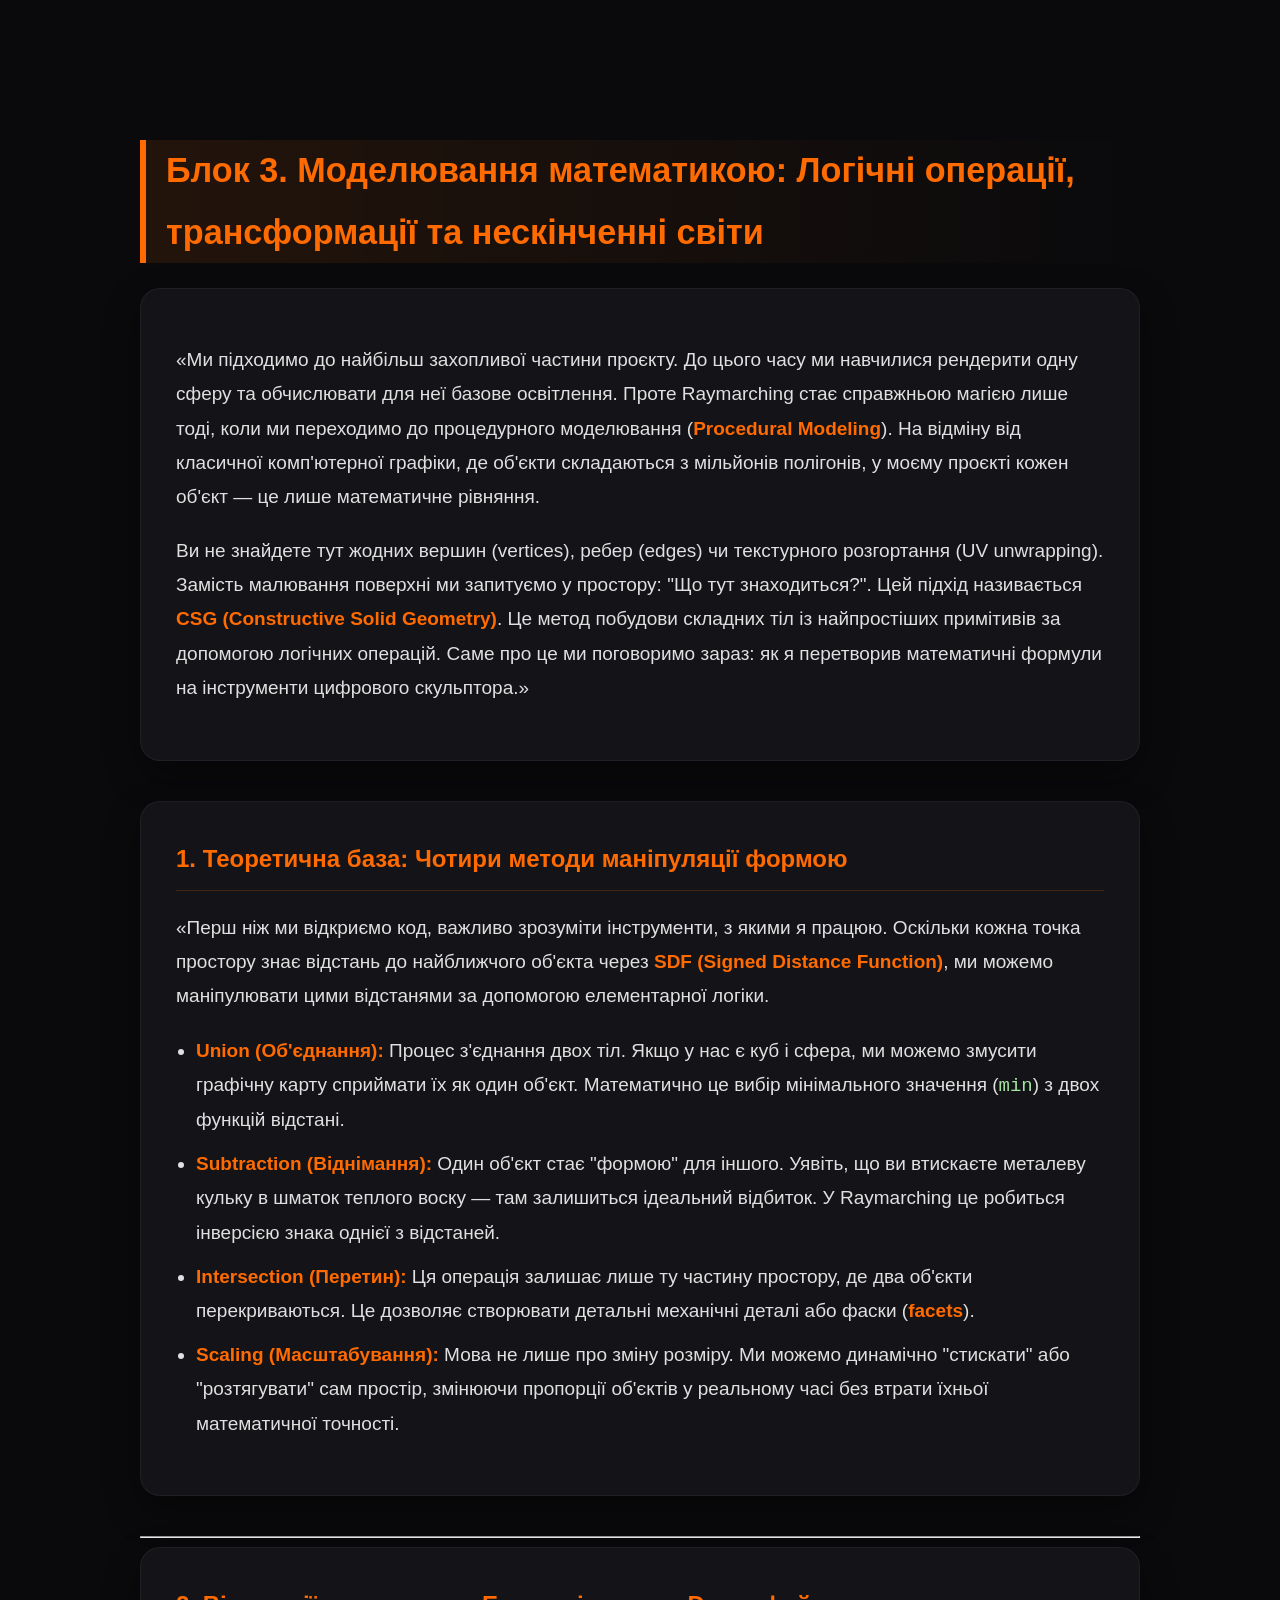
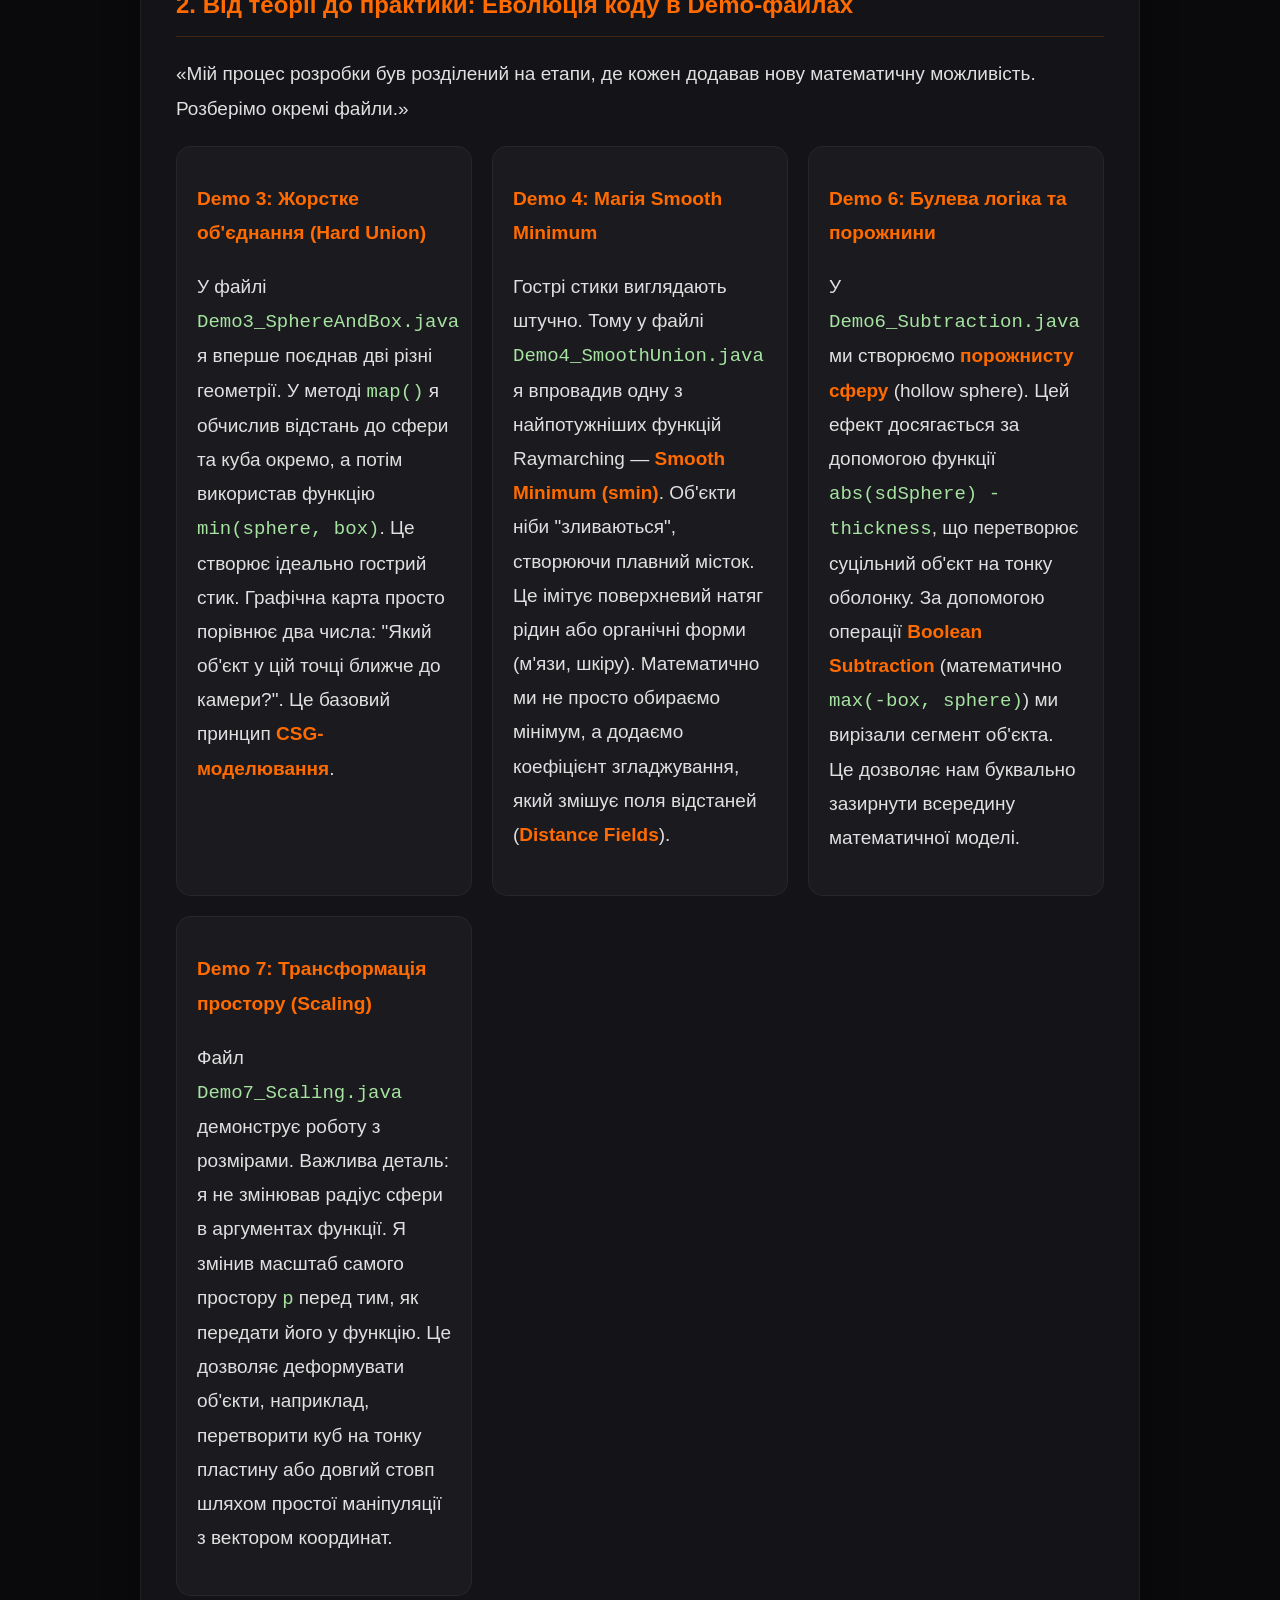
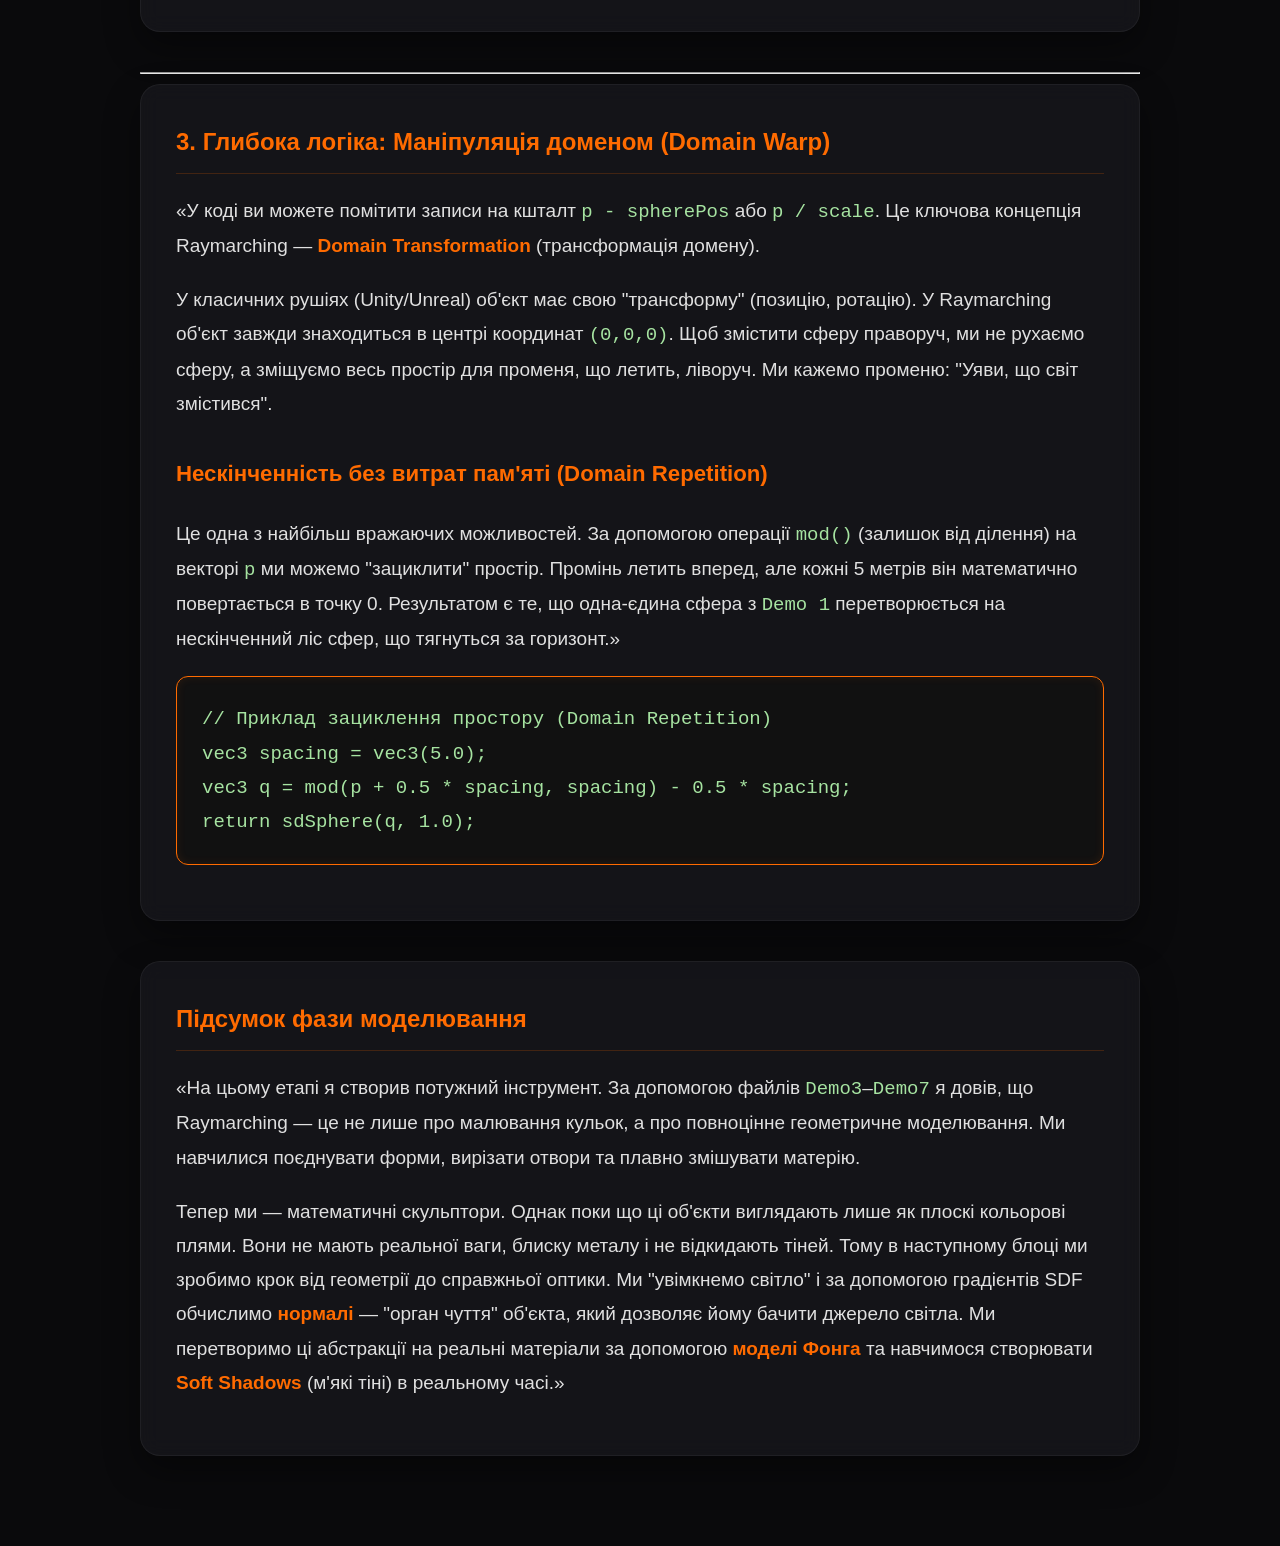
<file: script3.html>
<!DOCTYPE html>
<html lang="ru">
<head>
    <meta charset="UTF-8">
    <meta name="viewport" content="width=device-width, initial-scale=1.0">
    <title>Шпаргалка спикера: Raymarching</title>
    <link rel="stylesheet" href="css/style.css">
    <style>
        :root {
            --bg: #0a0a0c;
            --accent: #ff6b00; /* Tvoja hlavná oranžová */
            --text: #e0e0e0;
            --card-bg: rgba(22, 22, 26, 0.9);
            --cue-bg: rgba(255, 107, 0, 0.1); 
            --cue-text: #ffb380;
            --gradient: linear-gradient(135deg, #6a5af9, #a855f7, #ec4899);
        }

        body {
            font-family: 'Inter', 'Segoe UI', Roboto, sans-serif;
            line-height: 1.8;
            font-size: 19px; 
            color: var(--text);
            background-color: var(--bg);
            max-width: 1000px;
            margin: 0 auto;
            padding: 80px 25px 50px;
            animation: fadeIn 0.8s ease-out;
        }

        @keyframes fadeIn {
            from { opacity: 0; transform: translateY(15px); }
            to { opacity: 1; transform: translateY(0); }
        }

        h1 {
            font-size: 3rem;
            font-weight: 800;
            text-align: center;
            background: var(--gradient);
            -webkit-background-clip: text;
            -webkit-text-fill-color: transparent;
            margin-bottom: 50px;
        }

        .block-title {
            color: var(--accent);
            font-size: 1.8em;
            font-weight: 700;
            margin-top: 60px;
            margin-bottom: 25px;
            border-left: 6px solid var(--accent);
            padding-left: 20px;
            background: linear-gradient(90deg, rgba(255, 107, 0, 0.1), transparent);
        }

        /* 📺 Inštrukcie pre rečníka (prepnúť slide a pod.) */
        .action-cue {
            background-color: var(--cue-bg);
            color: var(--cue-text);
            padding: 15px 25px;
            border-radius: 12px;
            font-weight: 700;
            margin-bottom: 25px;
            font-size: 0.85em;
            text-transform: uppercase;
            letter-spacing: 1.5px;
            display: inline-flex;
            align-items: center;
            gap: 12px;
            border: 1px solid rgba(255, 107, 0, 0.2);
        }

        /* 🎙 Hlavné bloky reči */
        .speech-text {
            background-color: var(--card-bg);
            padding: 35px;
            border-radius: 20px;
            margin-bottom: 40px;
            border: 1px solid rgba(255, 255, 255, 0.05);
            box-shadow: 0 15px 35px rgba(0, 0, 0, 0.4);
            backdrop-filter: blur(10px);
        }

        .speech-text h2 {
            color: var(--accent);
            font-size: 1.5rem;
            margin-top: 0;
            border-bottom: 1px solid rgba(255, 107, 0, 0.2);
            padding-bottom: 10px;
        }

        .speech-text p {
            margin-bottom: 20px;
        }

        .speech-text ul {
            padding-left: 20px;
        }

        .speech-text li {
            margin-bottom: 10px;
        }

        /* 📦 Karty pre Demo ukážky */
        .demo-card {
            background: rgba(255, 255, 255, 0.03);
            border-radius: 15px;
            padding: 20px;
            border: 1px solid rgba(255, 255, 255, 0.05);
            transition: transform 0.3s ease;
        }

        .demo-card:hover {
            transform: scale(1.02);
            border-color: var(--accent);
        }

        .demo-card h3 {
            color: var(--accent);
            margin-top: 15px;
            font-size: 1.2rem;
        }

        /* 🔢 Vzorce a kódové bloky */
        .formula-box {
            background: #000;
            padding: 25px;
            border-radius: 12px;
            border: 1px solid var(--accent);
            font-family: 'Fira Code', monospace;
            color: #a6e3a1;
            margin: 20px 0;
            box-shadow: inset 0 0 10px rgba(255, 107, 0, 0.1);
        }

        strong {
            color: var(--accent);
            font-weight: 600;
        }

        /* Navigácia */
        .back-nav {
            position: fixed;
            top: 20px;
            left: 20px;
            z-index: 1000;
        }
        
        .back-nav a {
            color: var(--text);
            text-decoration: none;
            font-weight: 600;
            background: rgba(22, 22, 26, 0.8);
            padding: 8px 15px;
            border-radius: 30px;
            backdrop-filter: blur(5px);
            border: 1px solid rgba(255, 255, 255, 0.1);
            font-size: 0.9rem;
        }
    </style>
</head>

<div class="block-title">Блок 3. Моделювання математикою: Логічні операції, трансформації та нескінченні світи</div>

<div class="speech-text">
<p>«Ми підходимо до найбільш захопливої частини проєкту. До цього часу ми навчилися рендерити одну сферу та обчислювати для неї базове освітлення. Проте Raymarching стає справжньою магією лише тоді, коли ми переходимо до процедурного моделювання (<strong>Procedural Modeling</strong>). На відміну від класичної комп'ютерної графіки, де об'єкти складаються з мільйонів полігонів, у моєму проєкті кожен об'єкт — це лише математичне рівняння.</p>

<p>Ви не знайдете тут жодних вершин (vertices), ребер (edges) чи текстурного розгортання (UV unwrapping). Замість малювання поверхні ми запитуємо у простору: "Що тут знаходиться?". Цей підхід називається <strong>CSG (Constructive Solid Geometry)</strong>. Це метод побудови складних тіл із найпростіших примітивів за допомогою логічних операцій. Саме про це ми поговоримо зараз: як я перетворив математичні формули на інструменти цифрового скульптора.»</p>
</div>

<div class="speech-text">
<h2>1. Теоретична база: Чотири методи маніпуляції формою</h2>
<p>«Перш ніж ми відкриємо код, важливо зрозуміти інструменти, з якими я працюю. Оскільки кожна точка простору знає відстань до найближчого об'єкта через <strong>SDF (Signed Distance Function)</strong>, ми можемо маніпулювати цими відстанями за допомогою елементарної логіки.</p>

<ul>
    <li><strong>Union (Об'єднання):</strong> Процес з'єднання двох тіл. Якщо у нас є куб і сфера, ми можемо змусити графічну карту сприймати їх як один об'єкт. Математично це вибір мінімального значення (<code>min</code>) з двох функцій відстані.</li>
    <li><strong>Subtraction (Віднімання):</strong> Один об'єкт стає "формою" для іншого. Уявіть, що ви втискаєте металеву кульку в шматок теплого воску — там залишиться ідеальний відбиток. У Raymarching це робиться інверсією знака однієї з відстаней.</li>
    <li><strong>Intersection (Перетин):</strong> Ця операція залишає лише ту частину простору, де два об'єкти перекриваються. Це дозволяє створювати детальні механічні деталі або фаски (<strong>facets</strong>).</li>
    <li><strong>Scaling (Масштабування):</strong> Мова не лише про зміну розміру. Ми можемо динамічно "стискати" або "розтягувати" сам простір, змінюючи пропорції об'єктів у реальному часі без втрати їхньої математичної точності.</li>
</ul>
</div>

<hr>

<div class="speech-text">
<h2>2. Від теорії до практики: Еволюція коду в Demo-файлах</h2>
<p>«Мій процес розробки був розділений на етапи, де кожен додавав нову математичну можливість. Розберімо окремі файли.»</p>

<div class="img-container" style="display: grid; grid-template-columns: repeat(auto-fit, minmax(250px, 1fr)); gap: 20px;">
    <div class="demo-card">
        <h3>Demo 3: Жорстке об'єднання (Hard Union)</h3>
        <p>У файлі <code>Demo3_SphereAndBox.java</code> я вперше поєднав дві різні геометрії. У методі <code>map()</code> я обчислив відстань до сфери та куба окремо, а потім використав функцію <code>min(sphere, box)</code>. Це створює ідеально гострий стик. Графічна карта просто порівнює два числа: "Який об'єкт у цій точці ближче до камери?". Це базовий принцип <strong>CSG-моделювання</strong>.</p>
    </div>

    <div class="demo-card">
        <h3>Demo 4: Магія Smooth Minimum</h3>
        <p>Гострі стики виглядають штучно. Тому у файлі <code>Demo4_SmoothUnion.java</code> я впровадив одну з найпотужніших функцій Raymarching — <strong>Smooth Minimum (smin)</strong>. Об'єкти ніби "зливаються", створюючи плавний місток. Це імітує поверхневий натяг рідин або органічні форми (м'язи, шкіру). Математично ми не просто обираємо мінімум, а додаємо коефіцієнт згладжування, який змішує поля відстаней (<strong>Distance Fields</strong>).</p>
    </div>

    <div class="demo-card">
        <h3>Demo 6: Булева логіка та порожнини</h3>
        <p>У <code>Demo6_Subtraction.java</code> ми створюємо <strong>порожнисту сферу</strong> (hollow sphere). Цей ефект досягається за допомогою функції <code>abs(sdSphere) - thickness</code>, що перетворює суцільний об'єкт на тонку оболонку. За допомогою операції <strong>Boolean Subtraction</strong> (математично <code>max(-box, sphere)</code>) ми вирізали сегмент об'єкта. Це дозволяє нам буквально зазирнути всередину математичної моделі.</p>
    </div>

    <div class="demo-card">
        <h3>Demo 7: Трансформація простору (Scaling)</h3>
        <p>Файл <code>Demo7_Scaling.java</code> демонструє роботу з розмірами. Важлива деталь: я не змінював радіус сфери в аргументах функції. Я змінив масштаб самого простору <code>p</code> перед тим, як передати його у функцію. Це дозволяє деформувати об'єкти, наприклад, перетворити куб на тонку пластину або довгий стовп шляхом простої маніпуляції з вектором координат.</p>
    </div>
</div>
</div>

<hr>

<div class="speech-text">
<h2>3. Глибока логіка: Маніпуляція доменом (Domain Warp)</h2>
<p>«У коді ви можете помітити записи на кшталт <code>p - spherePos</code> або <code>p / scale</code>. Це ключова концепція Raymarching — <strong>Domain Transformation</strong> (трансформація домену).</p>

<p>У класичних рушіях (Unity/Unreal) об'єкт має свою "трансформу" (позицію, ротацію). У Raymarching об'єкт завжди знаходиться в центрі координат <code>(0,0,0)</code>. Щоб змістити сферу праворуч, ми не рухаємо сферу, а зміщуємо весь простір для променя, що летить, ліворуч. Ми кажемо променю: "Уяви, що світ змістився".</p>

<h3>Нескінченність без витрат пам'яті (Domain Repetition)</h3>
<p>Це одна з найбільш вражаючих можливостей. За допомогою операції <code>mod()</code> (залишок від ділення) на векторі <code>p</code> ми можемо "зациклити" простір. Промінь летить вперед, але кожні 5 метрів він математично повертається в точку 0. Результатом є те, що одна-єдина сфера з <code>Demo 1</code> перетворюється на нескінченний ліс сфер, що тягнуться за горизонт.»</p>

<div class="formula-box" style="background: #111; padding: 25px; border-radius: 12px; border: 1px solid #ff6b00; font-family: 'Courier New', monospace; color: #a6e3a1; margin: 20px 0;">
    // Приклад зациклення простору (Domain Repetition)<br>
    vec3 spacing = vec3(5.0);<br>
    vec3 q = mod(p + 0.5 * spacing, spacing) - 0.5 * spacing;<br>
    return sdSphere(q, 1.0);
</div>
</div>

<div class="speech-text">
<h2>Підсумок фази моделювання</h2>
<p>«На цьому етапі я створив потужний інструмент. За допомогою файлів <code>Demo3</code>–<code>Demo7</code> я довів, що Raymarching — це не лише про малювання кульок, а про повноцінне геометричне моделювання. Ми навчилися поєднувати форми, вирізати отвори та плавно змішувати матерію.</p>

<p>Тепер ми — математичні скульптори. Однак поки що ці об'єкти виглядають лише як плоскі кольорові плями. Вони не мають реальної ваги, блиску металу і не відкидають тіней. Тому в наступному блоці ми зробимо крок від геометрії до справжньої оптики. Ми "увімкнемо світло" і за допомогою градієнтів SDF обчислимо <strong>нормалі</strong> — "орган чуття" об'єкта, який дозволяє йому бачити джерело світла. Ми перетворимо ці абстракції на реальні матеріали за допомогою <strong>моделі Фонга</strong> та навчимося створювати <strong>Soft Shadows</strong> (м'які тіні) в реальному часі.»</p>
</div>
</file>
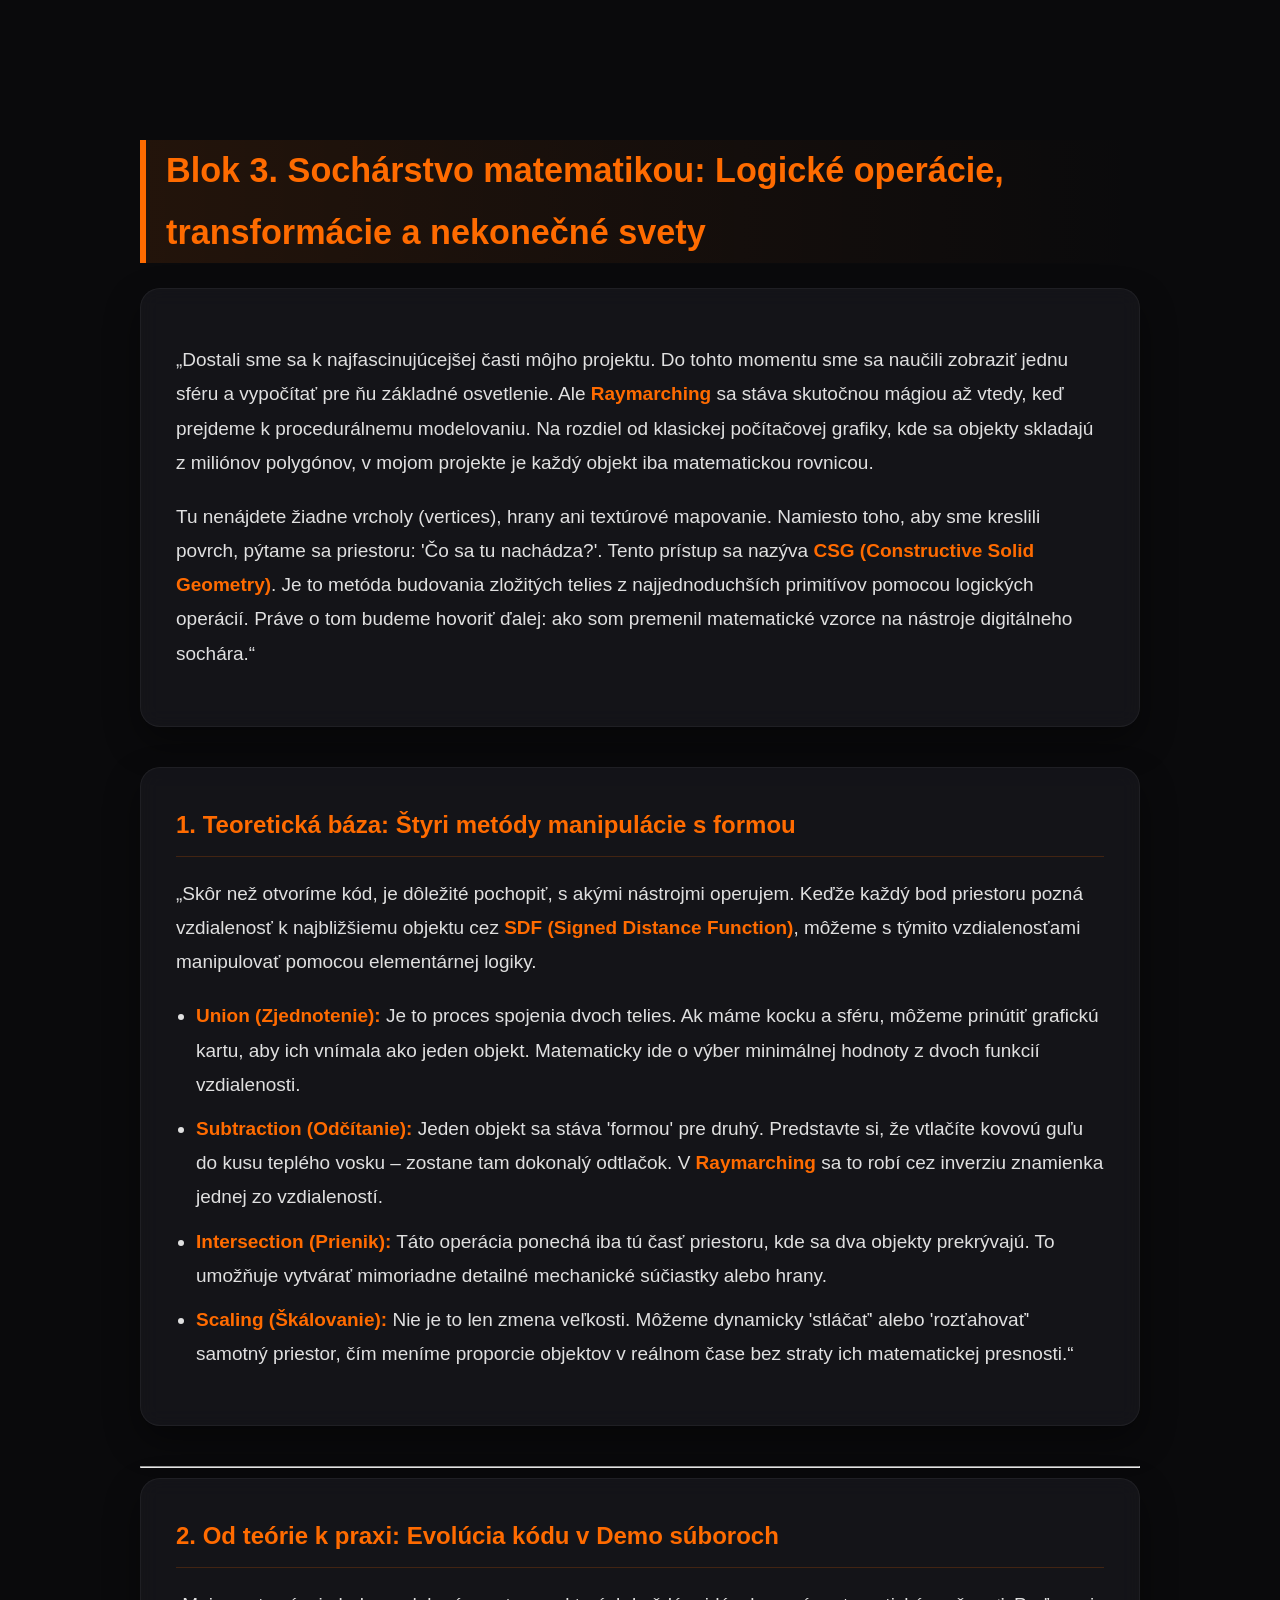
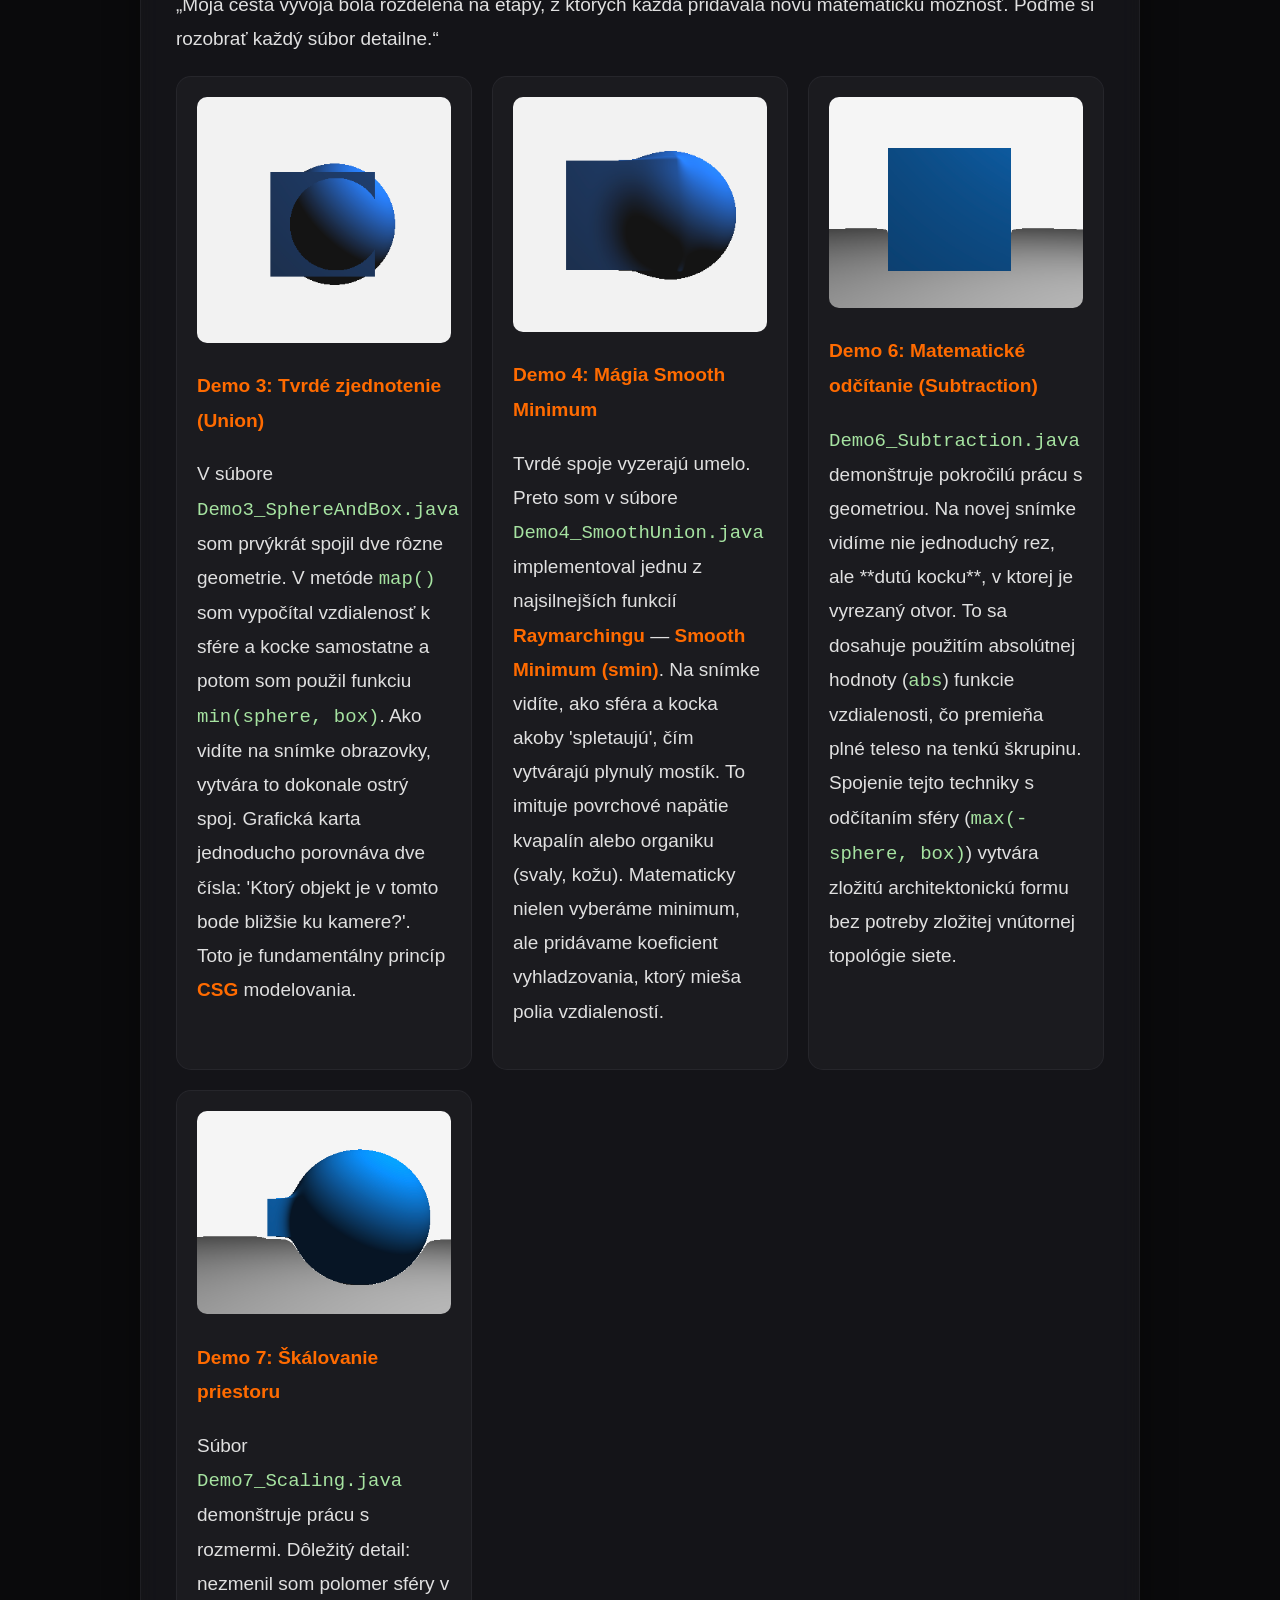
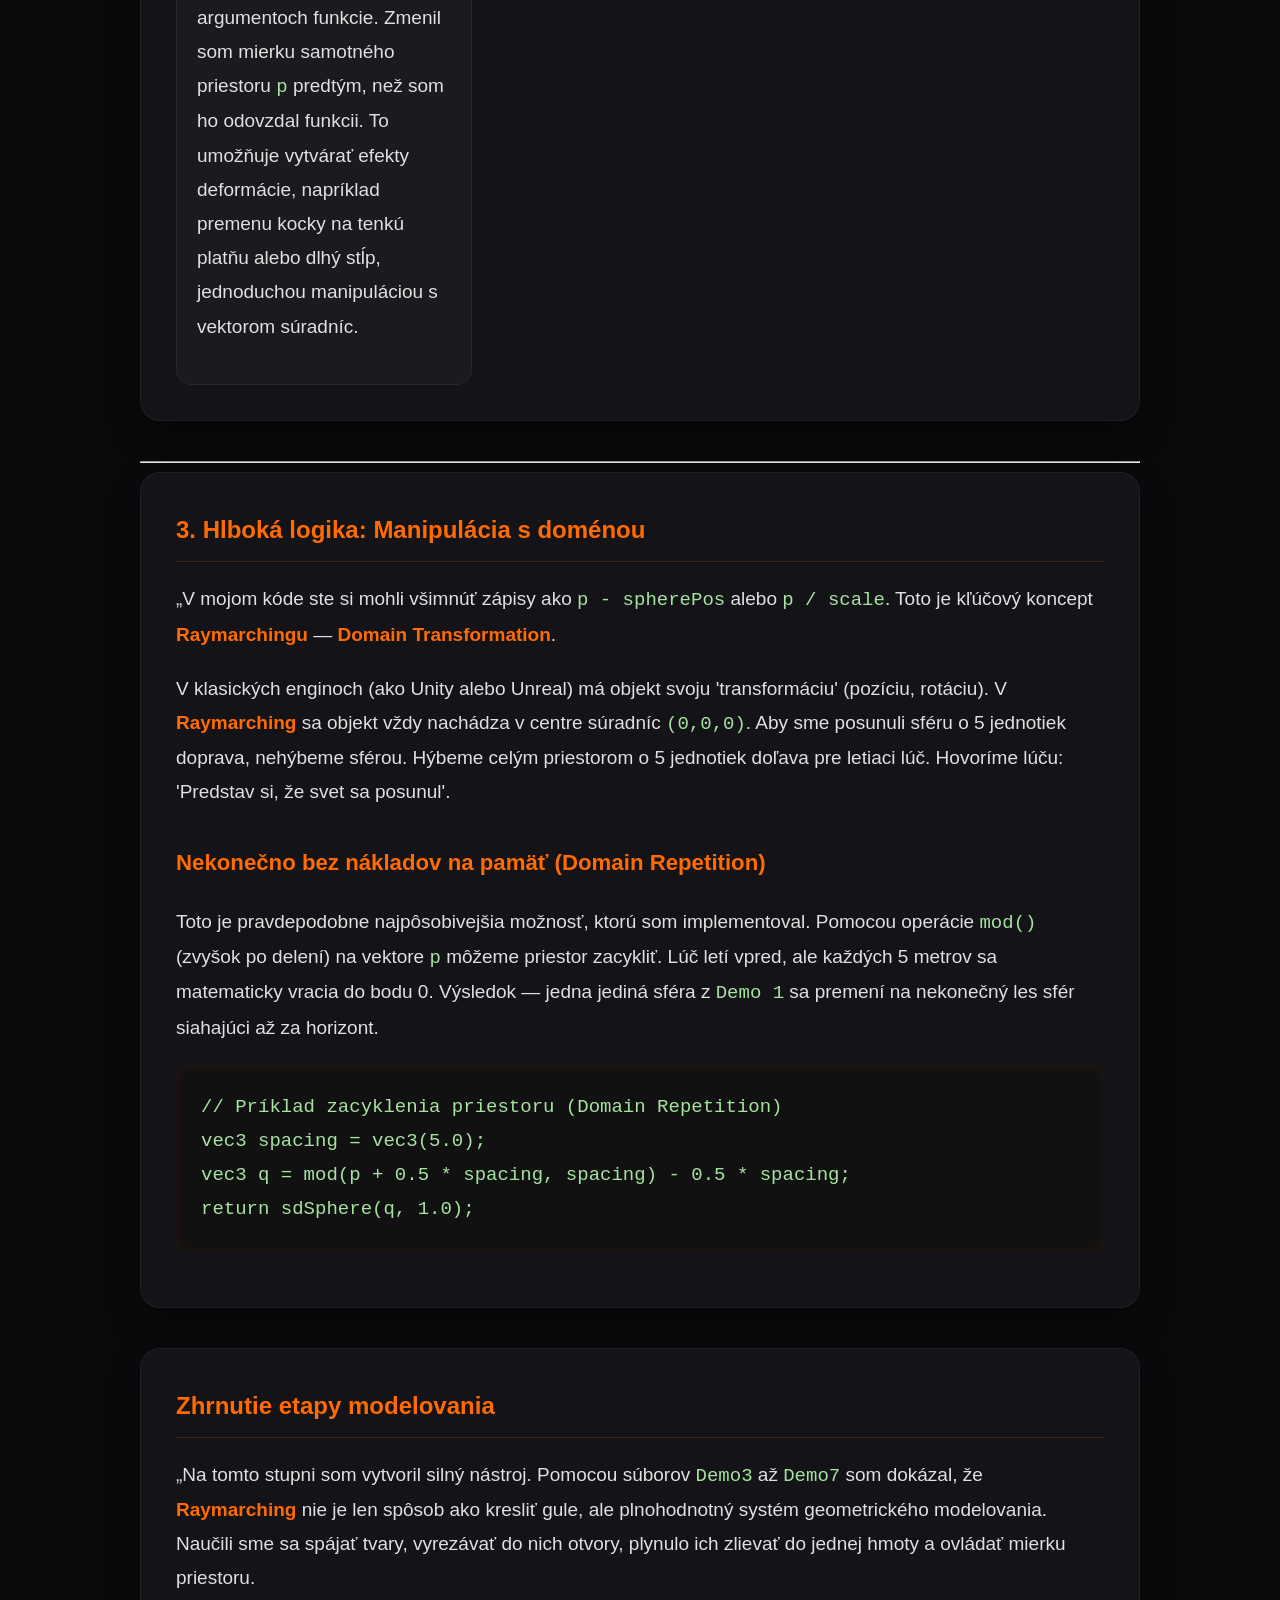
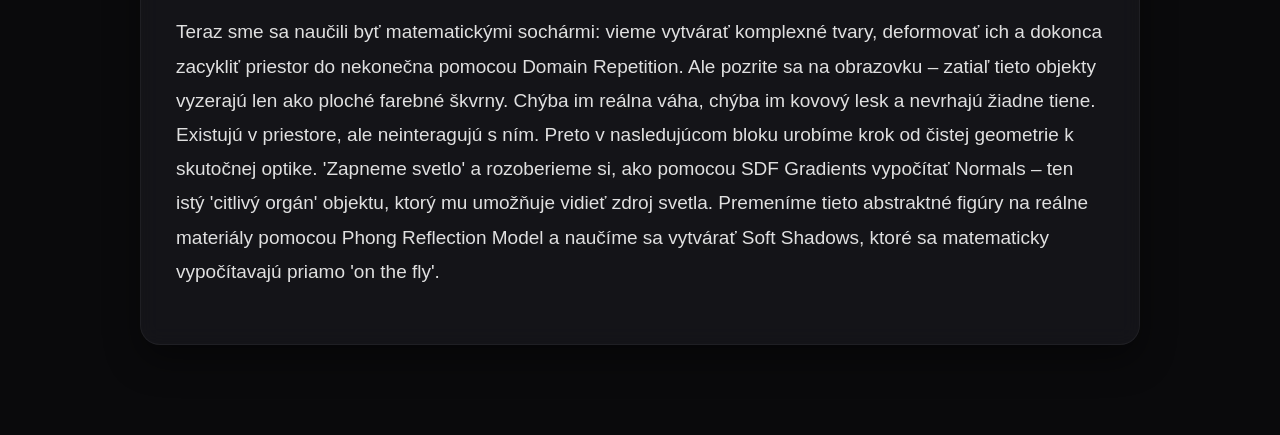
<file: script3sk.html>
<!DOCTYPE html>
<html lang="ru">
<head>
    <meta charset="UTF-8">
    <meta name="viewport" content="width=device-width, initial-scale=1.0">
    <title>Шпаргалка спикера: Raymarching</title>
    <link rel="stylesheet" href="css/style.css">
   <style>
        :root {
            --bg: #0a0a0c;
            --accent: #ff6b00; /* Tvoja hlavná oranžová */
            --text: #e0e0e0;
            --card-bg: rgba(22, 22, 26, 0.9);
            --cue-bg: rgba(255, 107, 0, 0.1); 
            --cue-text: #ffb380;
            --gradient: linear-gradient(135deg, #6a5af9, #a855f7, #ec4899);
        }

        body {
            font-family: 'Inter', 'Segoe UI', Roboto, sans-serif;
            line-height: 1.8;
            font-size: 19px; 
            color: var(--text);
            background-color: var(--bg);
            max-width: 1000px;
            margin: 0 auto;
            padding: 80px 25px 50px;
            animation: fadeIn 0.8s ease-out;
        }

        @keyframes fadeIn {
            from { opacity: 0; transform: translateY(15px); }
            to { opacity: 1; transform: translateY(0); }
        }

        h1 {
            font-size: 3rem;
            font-weight: 800;
            text-align: center;
            background: var(--gradient);
            -webkit-background-clip: text;
            -webkit-text-fill-color: transparent;
            margin-bottom: 50px;
        }

        .block-title {
            color: var(--accent);
            font-size: 1.8em;
            font-weight: 700;
            margin-top: 60px;
            margin-bottom: 25px;
            border-left: 6px solid var(--accent);
            padding-left: 20px;
            background: linear-gradient(90deg, rgba(255, 107, 0, 0.1), transparent);
        }

        /* 📺 Inštrukcie pre rečníka (prepnúť slide a pod.) */
        .action-cue {
            background-color: var(--cue-bg);
            color: var(--cue-text);
            padding: 15px 25px;
            border-radius: 12px;
            font-weight: 700;
            margin-bottom: 25px;
            font-size: 0.85em;
            text-transform: uppercase;
            letter-spacing: 1.5px;
            display: inline-flex;
            align-items: center;
            gap: 12px;
            border: 1px solid rgba(255, 107, 0, 0.2);
        }

        /* 🎙 Hlavné bloky reči */
        .speech-text {
            background-color: var(--card-bg);
            padding: 35px;
            border-radius: 20px;
            margin-bottom: 40px;
            border: 1px solid rgba(255, 255, 255, 0.05);
            box-shadow: 0 15px 35px rgba(0, 0, 0, 0.4);
            backdrop-filter: blur(10px);
        }

        .speech-text h2 {
            color: var(--accent);
            font-size: 1.5rem;
            margin-top: 0;
            border-bottom: 1px solid rgba(255, 107, 0, 0.2);
            padding-bottom: 10px;
        }

        .speech-text p {
            margin-bottom: 20px;
        }

        .speech-text ul {
            padding-left: 20px;
        }

        .speech-text li {
            margin-bottom: 10px;
        }

        /* 📦 Karty pre Demo ukážky */
        .demo-card {
            background: rgba(255, 255, 255, 0.03);
            border-radius: 15px;
            padding: 20px;
            border: 1px solid rgba(255, 255, 255, 0.05);
            transition: transform 0.3s ease;
        }

        .demo-card:hover {
            transform: scale(1.02);
            border-color: var(--accent);
        }

        .demo-card h3 {
            color: var(--accent);
            margin-top: 15px;
            font-size: 1.2rem;
        }

        /* 🔢 Vzorce a kódové bloky */
        .formula-box {
            background: #000;
            padding: 25px;
            border-radius: 12px;
            border: 1px solid var(--accent);
            font-family: 'Fira Code', monospace;
            color: #a6e3a1;
            margin: 20px 0;
            box-shadow: inset 0 0 10px rgba(255, 107, 0, 0.1);
        }

        strong {
            color: var(--accent);
            font-weight: 600;
        }

        /* Navigácia */
        .back-nav {
            position: fixed;
            top: 20px;
            left: 20px;
            z-index: 1000;
        }
        
        .back-nav a {
            color: var(--text);
            text-decoration: none;
            font-weight: 600;
            background: rgba(22, 22, 26, 0.8);
            padding: 8px 15px;
            border-radius: 30px;
            backdrop-filter: blur(5px);
            border: 1px solid rgba(255, 255, 255, 0.1);
            font-size: 0.9rem;
        }
    </style>
</head>

<div class="block-title">Blok 3. Sochárstvo matematikou: Logické operácie, transformácie a nekonečné svety</div>

<div class="speech-text">
    <p>„Dostali sme sa k najfascinujúcejšej časti môjho projektu. Do tohto momentu sme sa naučili zobraziť jednu sféru a vypočítať pre ňu základné osvetlenie. Ale <strong>Raymarching</strong> sa stáva skutočnou mágiou až vtedy, keď prejdeme k procedurálnemu modelovaniu. Na rozdiel od klasickej počítačovej grafiky, kde sa objekty skladajú z miliónov polygónov, v mojom projekte je každý objekt iba matematickou rovnicou.</p>

    <p>Tu nenájdete žiadne vrcholy (vertices), hrany ani textúrové mapovanie. Namiesto toho, aby sme kreslili povrch, pýtame sa priestoru: 'Čo sa tu nachádza?'. Tento prístup sa nazýva <strong>CSG (Constructive Solid Geometry)</strong>. Je to metóda budovania zložitých telies z najjednoduchších primitívov pomocou logických operácií. Práve o tom budeme hovoriť ďalej: ako som premenil matematické vzorce na nástroje digitálneho sochára.“</p>
</div>

<div class="speech-text">
    <h2>1. Teoretická báza: Štyri metódy manipulácie s formou</h2>
    <p>„Skôr než otvoríme kód, je dôležité pochopiť, s akými nástrojmi operujem. Keďže každý bod priestoru pozná vzdialenosť k najbližšiemu objektu cez <strong>SDF (Signed Distance Function)</strong>, môžeme s týmito vzdialenosťami manipulovať pomocou elementárnej logiky.</p>

    <ul>
        <li><strong>Union (Zjednotenie):</strong> Je to proces spojenia dvoch telies. Ak máme kocku a sféru, môžeme prinútiť grafickú kartu, aby ich vnímala ako jeden objekt. Matematicky ide o výber minimálnej hodnoty z dvoch funkcií vzdialenosti.</li>
        <li><strong>Subtraction (Odčítanie):</strong> Jeden objekt sa stáva 'formou' pre druhý. Predstavte si, že vtlačíte kovovú guľu do kusu teplého vosku – zostane tam dokonalý odtlačok. V <strong>Raymarching</strong> sa to robí cez inverziu znamienka jednej zo vzdialeností.</li>
        <li><strong>Intersection (Prienik):</strong> Táto operácia ponechá iba tú časť priestoru, kde sa dva objekty prekrývajú. To umožňuje vytvárať mimoriadne detailné mechanické súčiastky alebo hrany.</li>
        <li><strong>Scaling (Škálovanie):</strong> Nie je to len zmena veľkosti. Môžeme dynamicky 'stláčať' alebo 'rozťahovať' samotný priestor, čím meníme proporcie objektov v reálnom čase bez straty ich matematickej presnosti.“</li>
    </ul>
</div>

<hr>

<div class="speech-text">
    <h2>2. Od teórie k praxi: Evolúcia kódu v Demo súboroch</h2>
    <p>„Moja cesta vývoja bola rozdelená na etapy, z ktorých každá pridávala novú matematickú možnosť. Poďme si rozobrať každý súbor detailne.“</p>

    <div class="img-container" style="display: grid; grid-template-columns: repeat(auto-fit, minmax(250px, 1fr)); gap: 20px;">
        <div class="demo-card">
            <img src="assets/union.png" alt="Demo 3 - Union" style="width: 100%; border-radius: 10px;">
            <h3>Demo 3: Tvrdé zjednotenie (Union)</h3>
            <p>V súbore <code>Demo3_SphereAndBox.java</code> som prvýkrát spojil dve rôzne geometrie. V metóde <code>map()</code> som vypočítal vzdialenosť k sfére a kocke samostatne a potom som použil funkciu <code>min(sphere, box)</code>. Ako vidíte na snímke obrazovky, vytvára to dokonale ostrý spoj. Grafická karta jednoducho porovnáva dve čísla: 'Ktorý objekt je v tomto bode bližšie ku kamere?'. Toto je fundamentálny princíp <strong>CSG</strong> modelovania.</p>
        </div>

        <div class="demo-card">
            <img src="assets/smoothUnion.png" alt="Demo 4 - Smooth Union" style="width: 100%; border-radius: 10px;">
            <h3>Demo 4: Mágia Smooth Minimum</h3>
            <p>Tvrdé spoje vyzerajú umelo. Preto som v súbore <code>Demo4_SmoothUnion.java</code> implementoval jednu z najsilnejších funkcií <strong>Raymarchingu</strong> — <strong>Smooth Minimum (smin)</strong>. Na snímke vidíte, ako sféra a kocka akoby 'spletaujú', čím vytvárajú plynulý mostík. To imituje povrchové napätie kvapalín alebo organiku (svaly, kožu). Matematicky nielen vyberáme minimum, ale pridávame koeficient vyhladzovania, ktorý mieša polia vzdialeností.</p>
        </div>

        <div class="demo-card">
            <img src="assets/sub.png" alt="Demo 6 - Subtraction" style="width: 100%; border-radius: 10px;">
            <h3>Demo 6: Matematické odčítanie (Subtraction)</h3>
            <p><code>Demo6_Subtraction.java</code> demonštruje pokročilú prácu s geometriou. Na novej snímke vidíme nie jednoduchý rez, ale **dutú kocku**, v ktorej je vyrezaný otvor. To sa dosahuje použitím absolútnej hodnoty (<code>abs</code>) funkcie vzdialenosti, čo premieňa plné teleso na tenkú škrupinu. Spojenie tejto techniky s odčítaním sféry (<code>max(-sphere, box)</code>) vytvára zložitú architektonickú formu bez potreby zložitej vnútornej topológie siete.</p>
        </div>

        <div class="demo-card">
            <img src="assets/scaling.png" alt="Demo 7 - Scaling" style="width: 100%; border-radius: 10px;">
            <h3>Demo 7: Škálovanie priestoru</h3>
            <p>Súbor <code>Demo7_Scaling.java</code> demonštruje prácu s rozmermi. Dôležitý detail: nezmenil som polomer sféry v argumentoch funkcie. Zmenil som mierku samotného priestoru <code>p</code> predtým, než som ho odovzdal funkcii. To umožňuje vytvárať efekty deformácie, napríklad premenu kocky na tenkú platňu alebo dlhý stĺp, jednoduchou manipuláciou s vektorom súradníc.</p>
        </div>
    </div>
</div>

<hr>

<div class="speech-text">
    <h2>3. Hlboká logika: Manipulácia s doménou</h2>
    <p>„V mojom kóde ste si mohli všimnúť zápisy ako <code>p - spherePos</code> alebo <code>p / scale</code>. Toto je kľúčový koncept <strong>Raymarchingu</strong> — <strong>Domain Transformation</strong>.</p>
    
    <p>V klasických enginoch (ako Unity alebo Unreal) má objekt svoju 'transformáciu' (pozíciu, rotáciu). V <strong>Raymarching</strong> sa objekt vždy nachádza v centre súradníc <code>(0,0,0)</code>. Aby sme posunuli sféru o 5 jednotiek doprava, nehýbeme sférou. Hýbeme celým priestorom o 5 jednotiek doľava pre letiaci lúč. Hovoríme lúču: 'Predstav si, že svet sa posunul'.</p>

    <h3>Nekonečno bez nákladov na pamäť (Domain Repetition)</h3>
    <p>Toto je pravdepodobne najpôsobivejšia možnosť, ktorú som implementoval. Pomocou operácie <code>mod()</code> (zvyšok po delení) na vektore <code>p</code> môžeme priestor zacykliť. Lúč letí vpred, ale každých 5 metrov sa matematicky vracia do bodu 0. Výsledok — jedna jediná sféra z <code>Demo 1</code> sa premení na nekonečný les sfér siahajúci až za horizont.</p>

    <div class="formula-box" style="background: #111; padding: 25px; border-radius: 12px; border: 1px solid var(--accent-color); font-family: 'Courier New', monospace; color: #a6e3a1; margin: 20px 0;">
        // Príklad zacyklenia priestoru (Domain Repetition)<br>
        vec3 spacing = vec3(5.0);<br>
        vec3 q = mod(p + 0.5 * spacing, spacing) - 0.5 * spacing;<br>
        return sdSphere(q, 1.0);
    </div>
</div>

<div class="speech-text">
    <h2>Zhrnutie etapy modelovania</h2>
    <p>„Na tomto stupni som vytvoril silný nástroj. Pomocou súborov <code>Demo3</code> až <code>Demo7</code> som dokázal, že <strong>Raymarching</strong> nie je len spôsob ako kresliť gule, ale plnohodnotný systém geometrického modelovania. Naučili sme sa spájať tvary, vyrezávať do nich otvory, plynulo ich zlievať do jednej hmoty a ovládať mierku priestoru.</p>

    <p>Teraz sme sa naučili byť matematickými sochármi: vieme vytvárať komplexné tvary, deformovať ich a dokonca zacykliť priestor do nekonečna pomocou Domain Repetition. Ale pozrite sa na obrazovku – zatiaľ tieto objekty vyzerajú len ako ploché farebné škvrny. Chýba im reálna váha, chýba im kovový lesk a nevrhajú žiadne tiene. Existujú v priestore, ale neinteragujú s ním.

Preto v nasledujúcom bloku urobíme krok od čistej geometrie k skutočnej optike. 'Zapneme svetlo' a rozoberieme si, ako pomocou SDF Gradients vypočítať Normals – ten istý 'citlivý orgán' objektu, ktorý mu umožňuje vidieť zdroj svetla. Premeníme tieto abstraktné figúry na reálne materiály pomocou Phong Reflection Model a naučíme sa vytvárať Soft Shadows, ktoré sa matematicky vypočítavajú priamo 'on the fly'.</p>
</div>
</file>
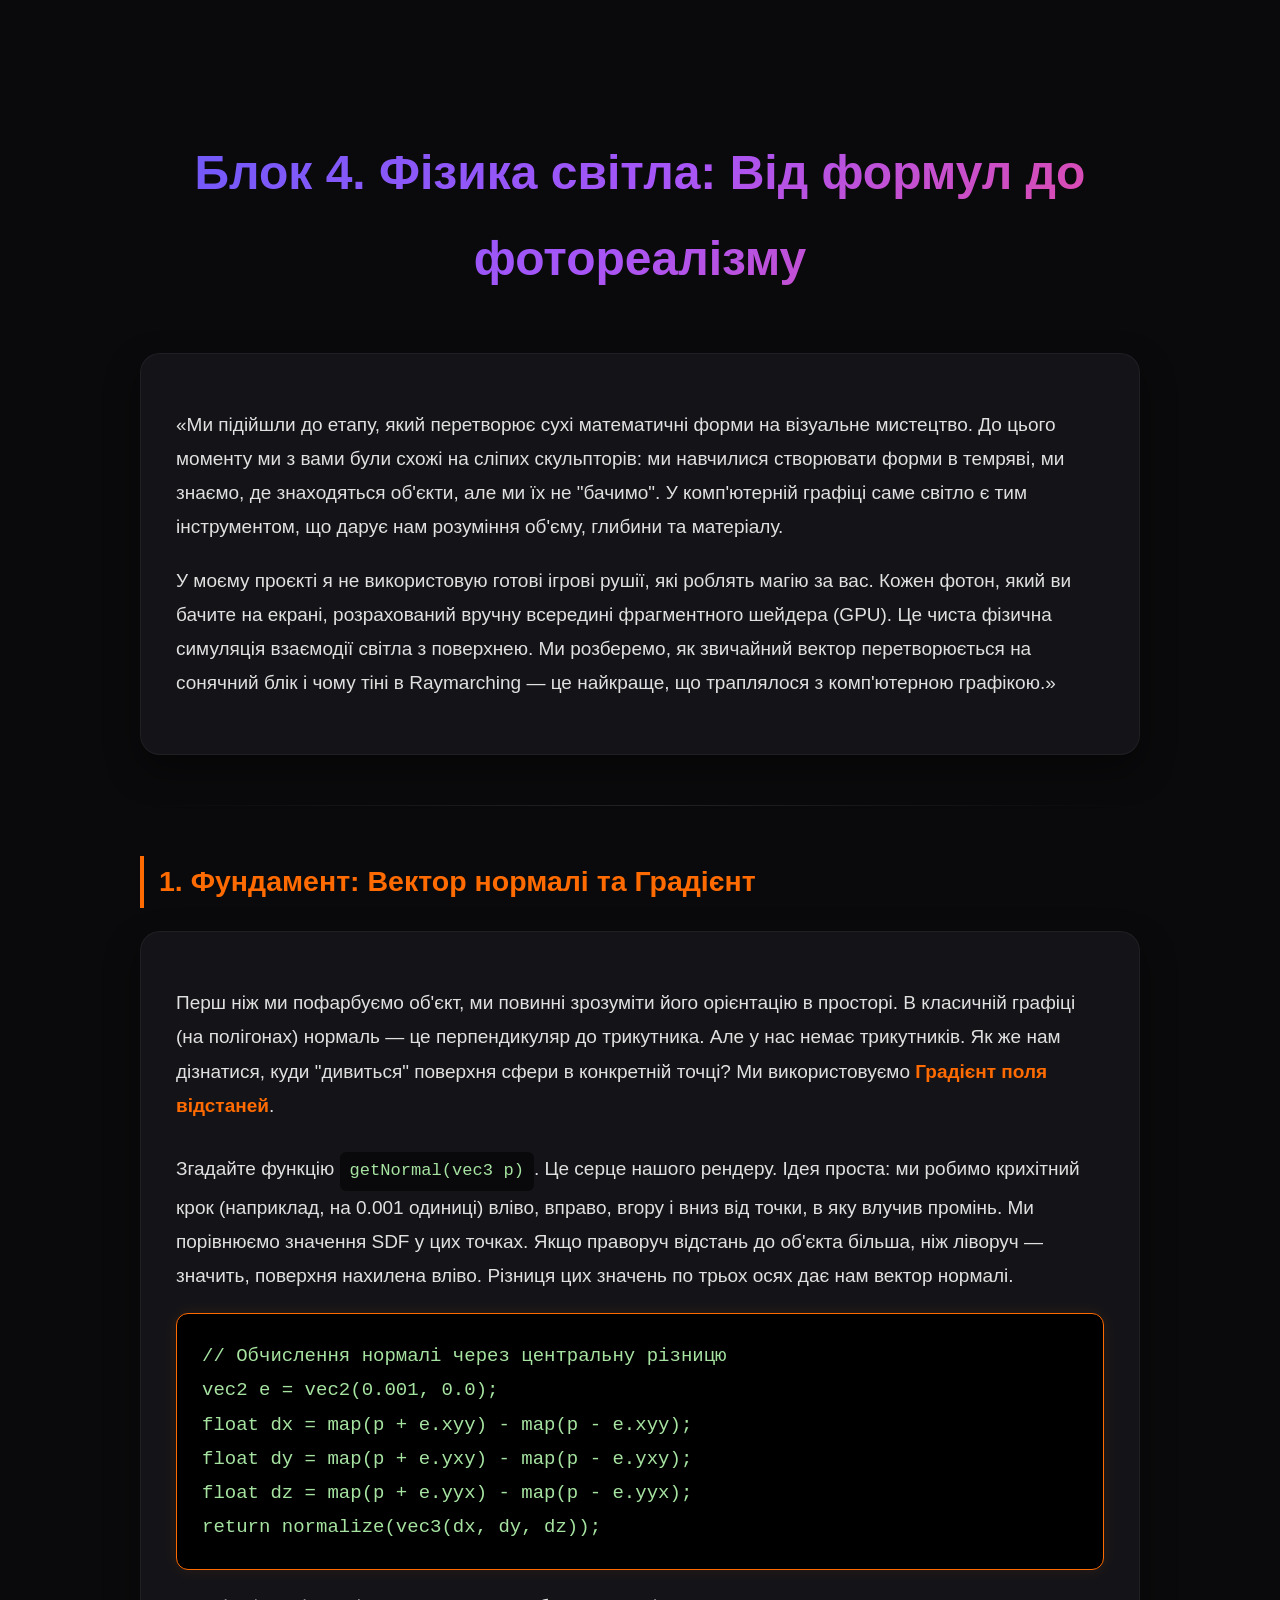
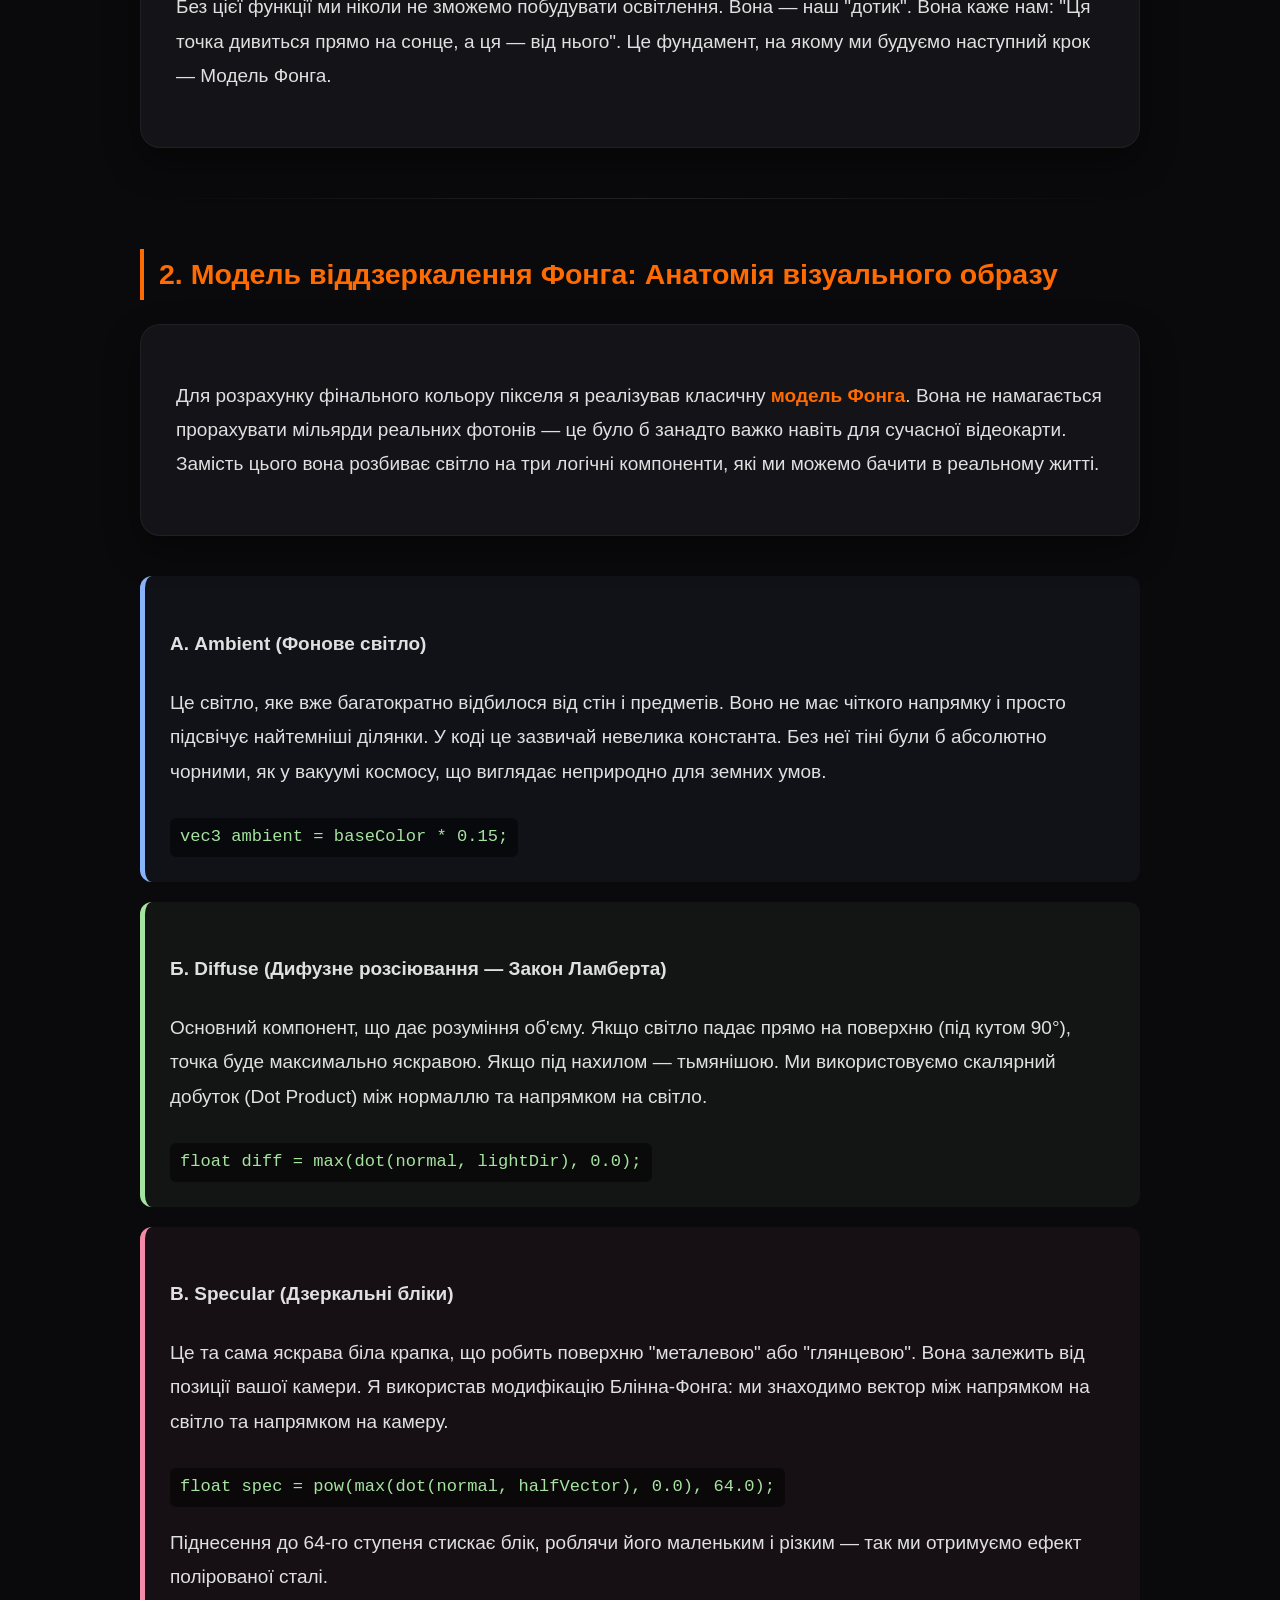
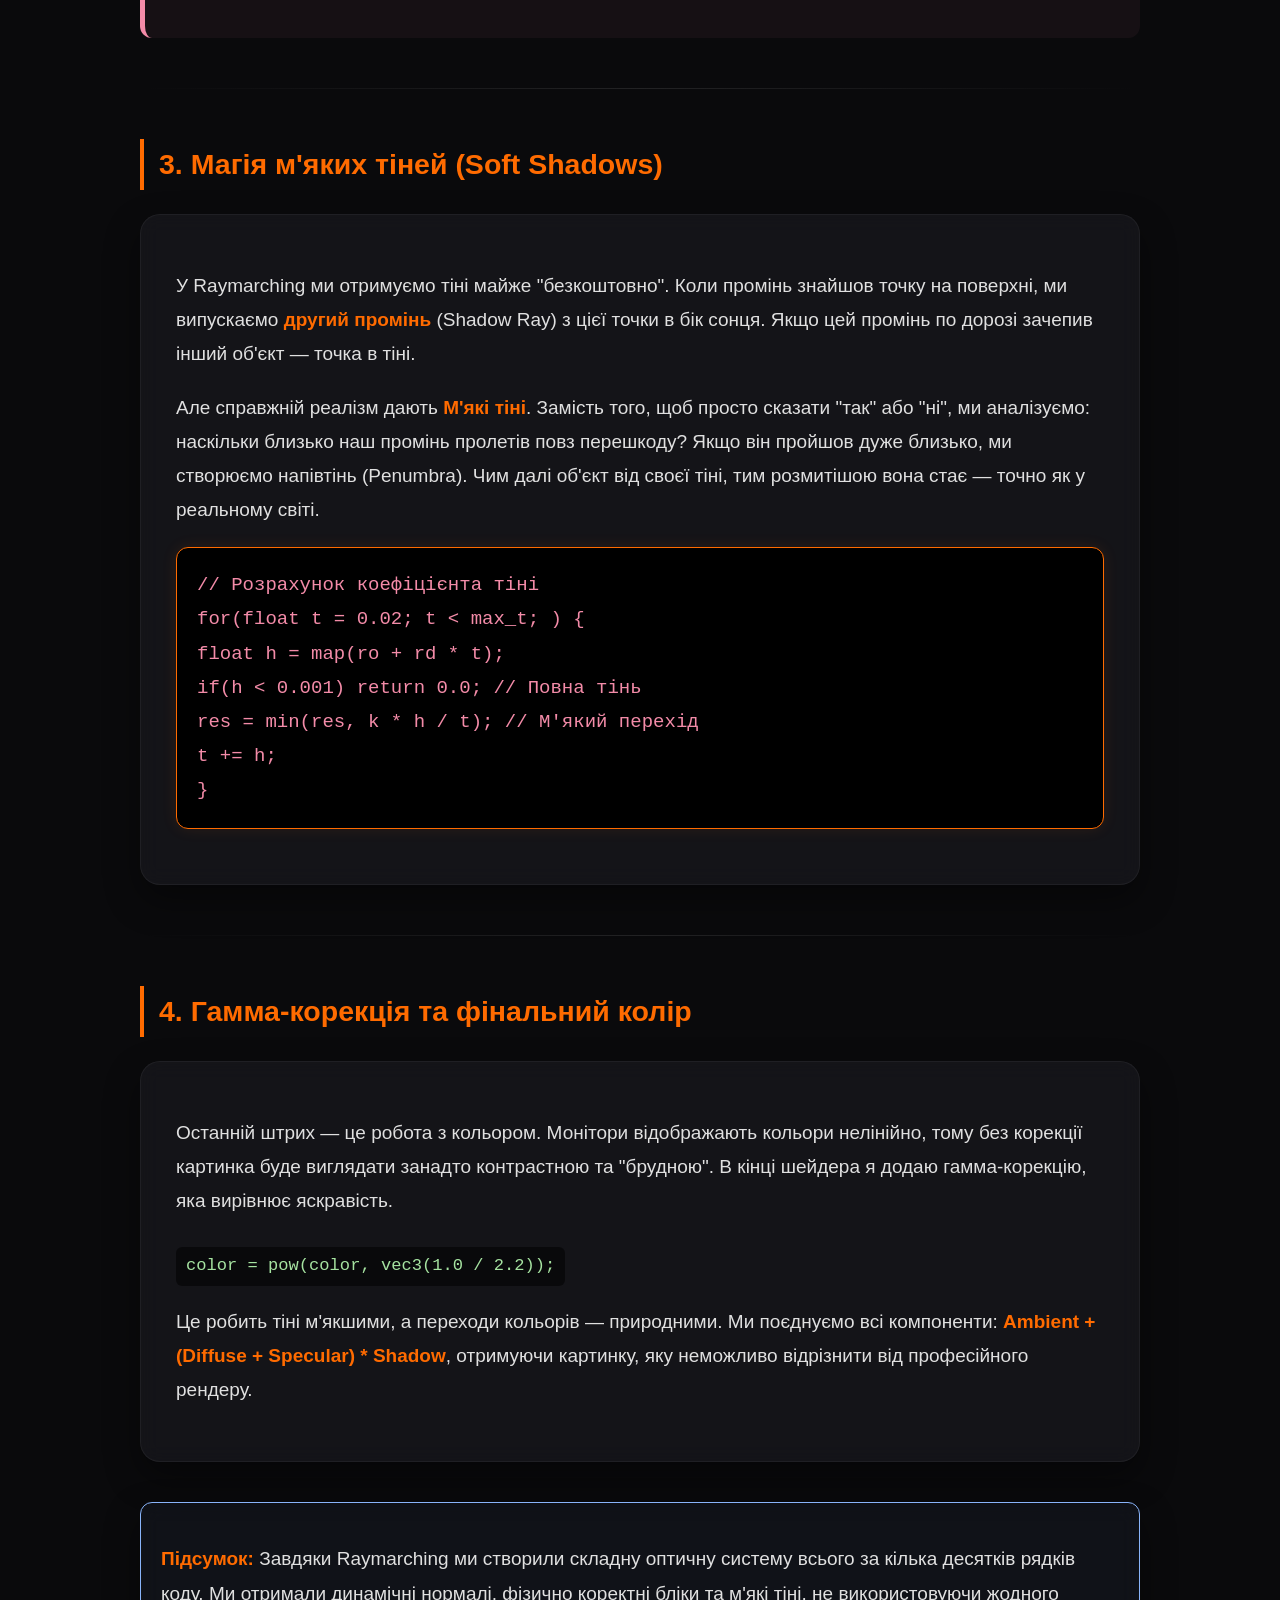
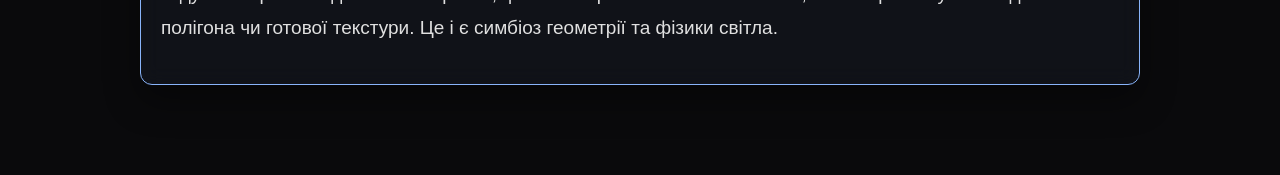
<file: script4.html>
<!DOCTYPE html>
<html lang="ru">
<head>
    <meta charset="UTF-8">
    <meta name="viewport" content="width=device-width, initial-scale=1.0">
    <title>Шпаргалка спикера: Raymarching</title>
    <link rel="stylesheet" href="css/style.css">
    <style>
        :root {
            --bg: #0a0a0c;
            --accent: #ff6b00; /* Hlavná oranžová */
            --text: #e0e0e0;
            --card-bg: rgba(22, 22, 26, 0.9);
            --cue-bg: rgba(255, 107, 0, 0.1); 
            --cue-text: #ffb380;
            --gradient: linear-gradient(135deg, #6a5af9, #a855f7, #ec4899);
        }

        body {
            font-family: 'Inter', 'Segoe UI', Roboto, sans-serif;
            line-height: 1.8;
            font-size: 19px; 
            color: var(--text);
            background-color: var(--bg);
            max-width: 1000px;
            margin: 0 auto;
            padding: 80px 25px 50px;
            animation: fadeIn 0.8s ease-out;
        }

        @keyframes fadeIn {
            from { opacity: 0; transform: translateY(15px); }
            to { opacity: 1; transform: translateY(0); }
        }

        h1 {
            font-size: 3rem;
            font-weight: 800;
            text-align: center;
            background: var(--gradient);
            -webkit-background-clip: text;
            -webkit-text-fill-color: transparent;
            margin-bottom: 50px;
        }

        h2 {
            color: var(--accent);
            border-left: 4px solid var(--accent);
            padding-left: 15px;
            margin-top: 40px;
        }

        /* 🎙 Bloky reči */
        .speech-text {
            background-color: var(--card-bg);
            padding: 35px;
            border-radius: 20px;
            margin-bottom: 40px;
            border: 1px solid rgba(255, 255, 255, 0.05);
            box-shadow: 0 15px 35px rgba(0, 0, 0, 0.4);
            backdrop-filter: blur(10px);
        }

        /* 💡 Špeciálne karty pre zložky svetla (Phong model) */
        .light-component {
            background: rgba(255, 255, 255, 0.03);
            border-radius: 12px;
            padding: 20px;
            margin: 15px 0;
            border-left: 4px solid var(--accent);
        }

        .light-component h4 {
            margin-top: 0;
            color: var(--accent);
            text-transform: uppercase;
            font-size: 0.9rem;
            letter-spacing: 1px;
        }

        /* 💻 Kódové bloky pre svetelné vzorce */
        code {
            font-family: 'Fira Code', monospace;
            background: rgba(0, 0, 0, 0.5);
            color: #a6e3a1;
            padding: 4px 10px;
            border-radius: 6px;
            font-size: 0.9em;
            display: inline-block;
            margin-top: 10px;
        }

        /* 🧪 Matematické bloky */
        div[style*="font-family: 'Courier New'"] {
            background: #000 !important;
            border: 1px solid var(--accent) !important;
            box-shadow: 0 0 15px rgba(255, 107, 0, 0.1) !important;
            border-radius: 12px !important;
        }

        strong {
            color: var(--accent);
            font-weight: 600;
        }

        hr {
            border: 0;
            height: 1px;
            background: linear-gradient(90deg, transparent, rgba(255,255,255,0.1), transparent);
            margin: 50px 0;
        }

        /* Navigácia */
        .back-nav {
            position: fixed;
            top: 20px;
            left: 20px;
            z-index: 1000;
        }
        
        .back-nav a {
            color: var(--text);
            text-decoration: none;
            font-weight: 600;
            background: rgba(22, 22, 26, 0.8);
            padding: 8px 15px;
            border-radius: 30px;
            backdrop-filter: blur(5px);
            border: 1px solid rgba(255, 255, 255, 0.1);
        }
    </style>
</head>

<section class="container" style="max-width: 1000px; margin-top: 50px;">
<h1>Блок 4. Фізика світла: Від формул до фотореалізму</h1>
<div class="speech-text">
<p>«Ми підійшли до етапу, який перетворює сухі математичні форми на візуальне мистецтво. До цього моменту ми з вами були схожі на сліпих скульпторів: ми навчилися створювати форми в темряві, ми знаємо, де знаходяться об'єкти, але ми їх не "бачимо". У комп'ютерній графіці саме світло є тим інструментом, що дарує нам розуміння об'єму, глибини та матеріалу.</p>

<p>У моєму проєкті я не використовую готові ігрові рушії, які роблять магію за вас. Кожен фотон, який ви бачите на екрані, розрахований вручну всередині фрагментного шейдера (GPU). Це чиста фізична симуляція взаємодії світла з поверхнею. Ми розберемо, як звичайний вектор перетворюється на сонячний блік і чому тіні в Raymarching — це найкраще, що траплялося з комп'ютерною графікою.»</p>
</div>

<hr>

<h2>1. Фундамент: Вектор нормалі та Градієнт</h2>
<div class="speech-text">
<p>Перш ніж ми пофарбуємо об'єкт, ми повинні зрозуміти його орієнтацію в просторі. В класичній графіці (на полігонах) нормаль — це перпендикуляр до трикутника. Але у нас немає трикутників. Як же нам дізнатися, куди "дивиться" поверхня сфери в конкретній точці? Ми використовуємо <strong>Градієнт поля відстаней</strong>.</p>

<p>Згадайте функцію <code>getNormal(vec3 p)</code>. Це серце нашого рендеру. Ідея проста: ми робимо крихітний крок (наприклад, на 0.001 одиниці) вліво, вправо, вгору і вниз від точки, в яку влучив промінь. Ми порівнюємо значення SDF у цих точках. Якщо праворуч відстань до об'єкта більша, ніж ліворуч — значить, поверхня нахилена вліво. Різниця цих значень по трьох осях дає нам вектор нормалі.</p>

<div style="background: #111; padding: 25px; border-radius: 12px; border: 1px solid #89b4fa; font-family: 'Courier New', monospace; color: #a6e3a1; margin: 20px 0;">
    // Обчислення нормалі через центральну різницю<br>
    vec2 e = vec2(0.001, 0.0);<br>
    float dx = map(p + e.xyy) - map(p - e.xyy);<br>
    float dy = map(p + e.yxy) - map(p - e.yxy);<br>
    float dz = map(p + e.yyx) - map(p - e.yyx);<br>
    return normalize(vec3(dx, dy, dz));
</div>
<p>Без цієї функції ми ніколи не зможемо побудувати освітлення. Вона — наш "дотик". Вона каже нам: "Ця точка дивиться прямо на сонце, а ця — від нього". Це фундамент, на якому ми будуємо наступний крок — Модель Фонга.</p>
</div>

<hr>

<h2>2. Модель віддзеркалення Фонга: Анатомія візуального образу</h2>
<div class="speech-text">
<p>Для розрахунку фінального кольору пікселя я реалізував класичну <strong>модель Фонга</strong>. Вона не намагається прорахувати мільярди реальних фотонів — це було б занадто важко навіть для сучасної відеокарти. Замість цього вона розбиває світло на три логічні компоненти, які ми можемо бачити в реальному житті.</p>
</div>

<div style="display: grid; grid-template-columns: 1fr; gap: 20px; margin-bottom: 30px;">
<div style="background: rgba(137, 180, 250, 0.05); padding: 25px; border-radius: 12px; border-left: 5px solid #89b4fa;">
<h4>А. Ambient (Фонове світло)</h4>
<p>Це світло, яке вже багатократно відбилося від стін і предметів. Воно не має чіткого напрямку і просто підсвічує найтемніші ділянки. У коді це зазвичай невелика константа. Без неї тіні були б абсолютно чорними, як у вакуумі космосу, що виглядає неприродно для земних умов.</p>
<code>vec3 ambient = baseColor * 0.15;</code>
</div>

<div style="background: rgba(166, 227, 161, 0.05); padding: 25px; border-radius: 12px; border-left: 5px solid #a6e3a1;">
    <h4>Б. Diffuse (Дифузне розсіювання — Закон Ламберта)</h4>
    <p>Основний компонент, що дає розуміння об'єму. Якщо світло падає прямо на поверхню (під кутом 90°), точка буде максимально яскравою. Якщо під нахилом — тьмянішою. Ми використовуємо скалярний добуток (Dot Product) між нормаллю та напрямком на світло.</p>
    <code>float diff = max(dot(normal, lightDir), 0.0);</code>
</div>

<div style="background: rgba(243, 139, 168, 0.05); padding: 25px; border-radius: 12px; border-left: 5px solid #f38ba8;">
    <h4>В. Specular (Дзеркальні бліки)</h4>
    <p>Це та сама яскрава біла крапка, що робить поверхню "металевою" або "глянцевою". Вона залежить від позиції вашої камери. Я використав модифікацію Блінна-Фонга: ми знаходимо вектор між напрямком на світло та напрямком на камеру.</p>
    <code>float spec = pow(max(dot(normal, halfVector), 0.0), 64.0);</code>
    <p>Піднесення до 64-го ступеня стискає блік, роблячи його маленьким і різким — так ми отримуємо ефект полірованої сталі.</p>
</div>
</div>

<hr>

<h2>3. Магія м'яких тіней (Soft Shadows)</h2>
<div class="speech-text">
<p>У Raymarching ми отримуємо тіні майже "безкоштовно". Коли промінь знайшов точку на поверхні, ми випускаємо <strong>другий промінь</strong> (Shadow Ray) з цієї точки в бік сонця. Якщо цей промінь по дорозі зачепив інший об'єкт — точка в тіні.</p>

<p>Але справжній реалізм дають <strong>М'які тіні</strong>. Замість того, щоб просто сказати "так" або "ні", ми аналізуємо: наскільки близько наш промінь пролетів повз перешкоду? Якщо він пройшов дуже близько, ми створюємо напівтінь (Penumbra). Чим далі об'єкт від своєї тіні, тим розмитішою вона стає — точно як у реальному світі.</p>

<div style="background: #111; padding: 20px; border-radius: 12px; border: 1px dashed #f38ba8; font-family: 'Courier New', monospace; color: #f38ba8; margin: 20px 0;">
    // Розрахунок коефіцієнта тіні<br>
    for(float t = 0.02; t < max_t; ) {<br>
        float h = map(ro + rd * t);<br>
        if(h < 0.001) return 0.0; // Повна тінь<br>
        res = min(res, k * h / t); // М'який перехід<br>
        t += h;<br>
    }
</div>
</div>

<hr>

<h2>4. Гамма-корекція та фінальний колір</h2>
<div class="speech-text">
<p>Останній штрих — це робота з кольором. Монітори відображають кольори нелінійно, тому без корекції картинка буде виглядати занадто контрастною та "брудною". В кінці шейдера я додаю гамма-корекцію, яка вирівнює яскравість.</p>
<code>color = pow(color, vec3(1.0 / 2.2));</code>
<p>Це робить тіні м'якшими, а переходи кольорів — природними. Ми поєднуємо всі компоненти: <strong>Ambient + (Diffuse + Specular) * Shadow</strong>, отримуючи картинку, яку неможливо відрізнити від професійного рендеру.</p>
</div>

<div class="speech-text" style="background: rgba(137, 180, 250, 0.05); border: 1px solid #89b4fa; margin-top: 40px; padding: 20px; border-radius: 12px;">
<p><strong>Підсумок:</strong> Завдяки Raymarching ми створили складну оптичну систему всього за кілька десятків рядків коду. Ми отримали динамічні нормалі, фізично коректні бліки та м'які тіні, не використовуючи жодного полігона чи готової текстури. Це і є симбіоз геометрії та фізики світла.</p>
</div>
</section>
</file>
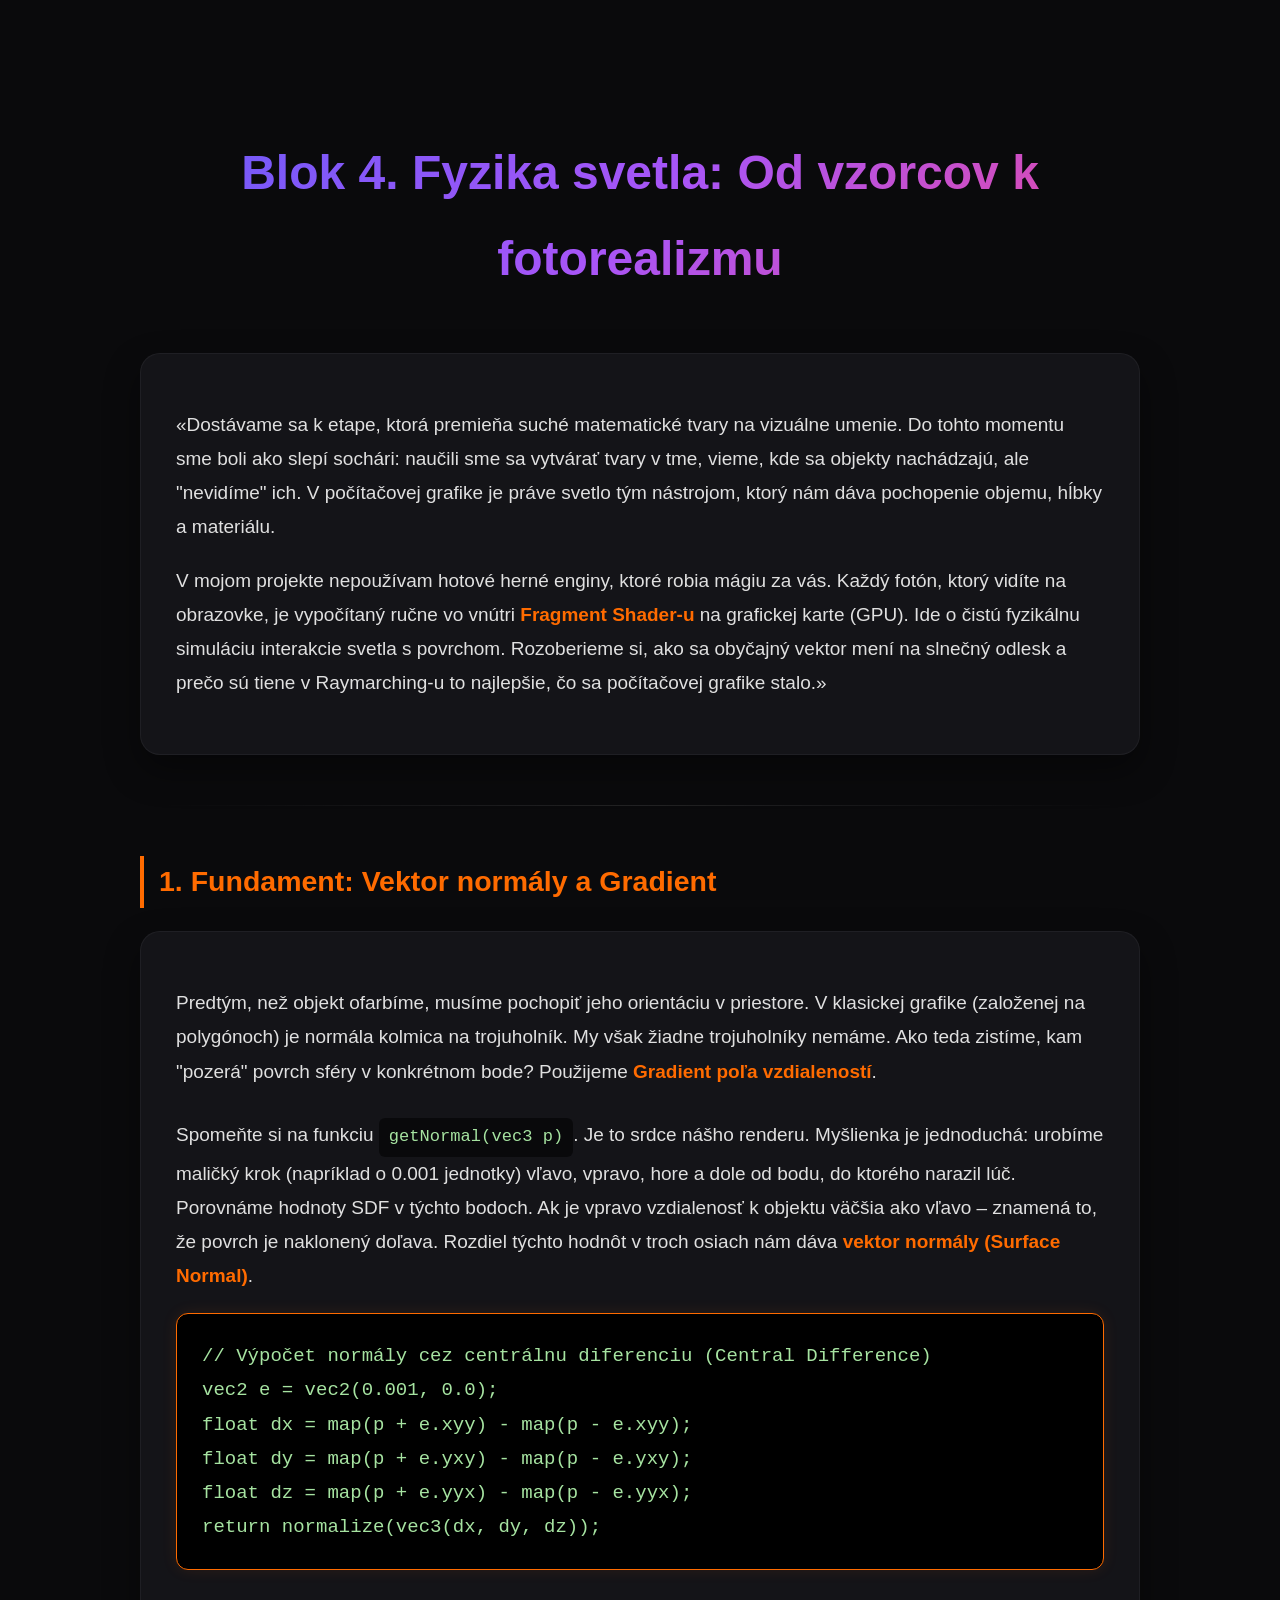
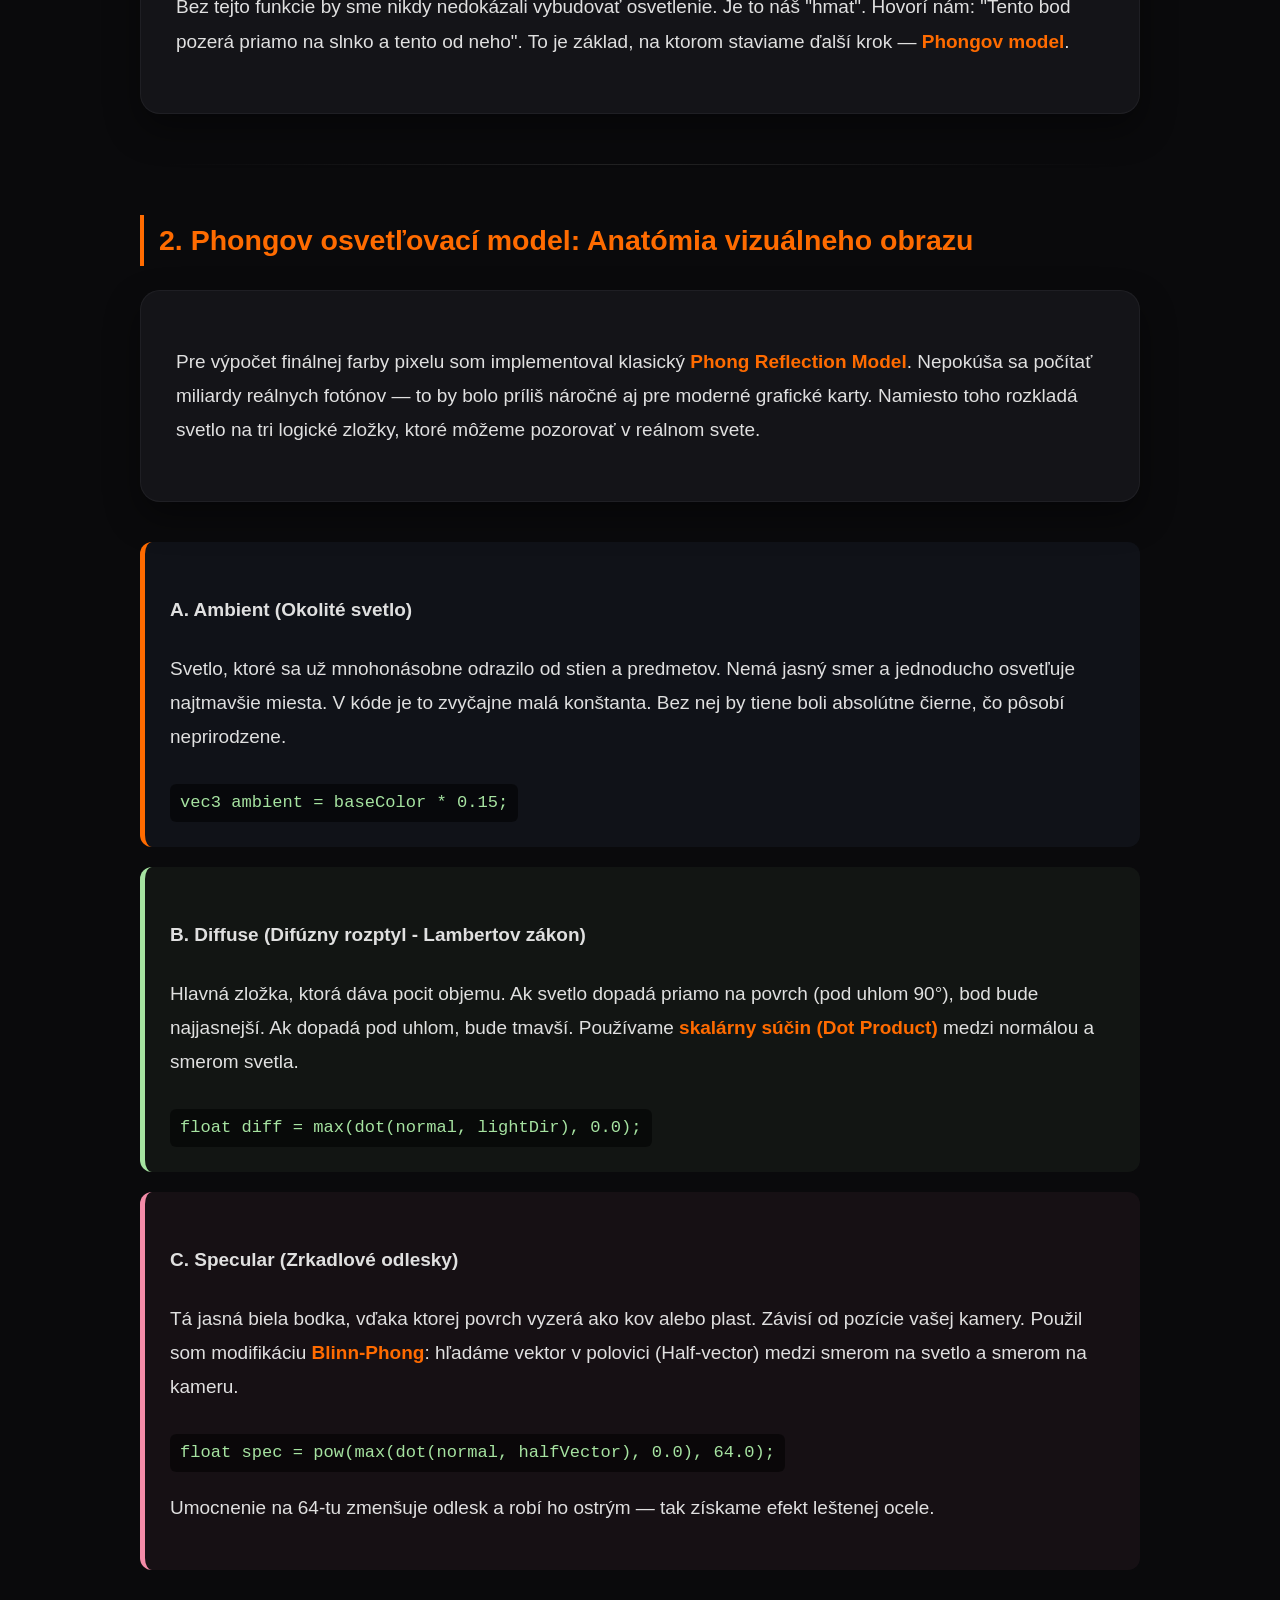
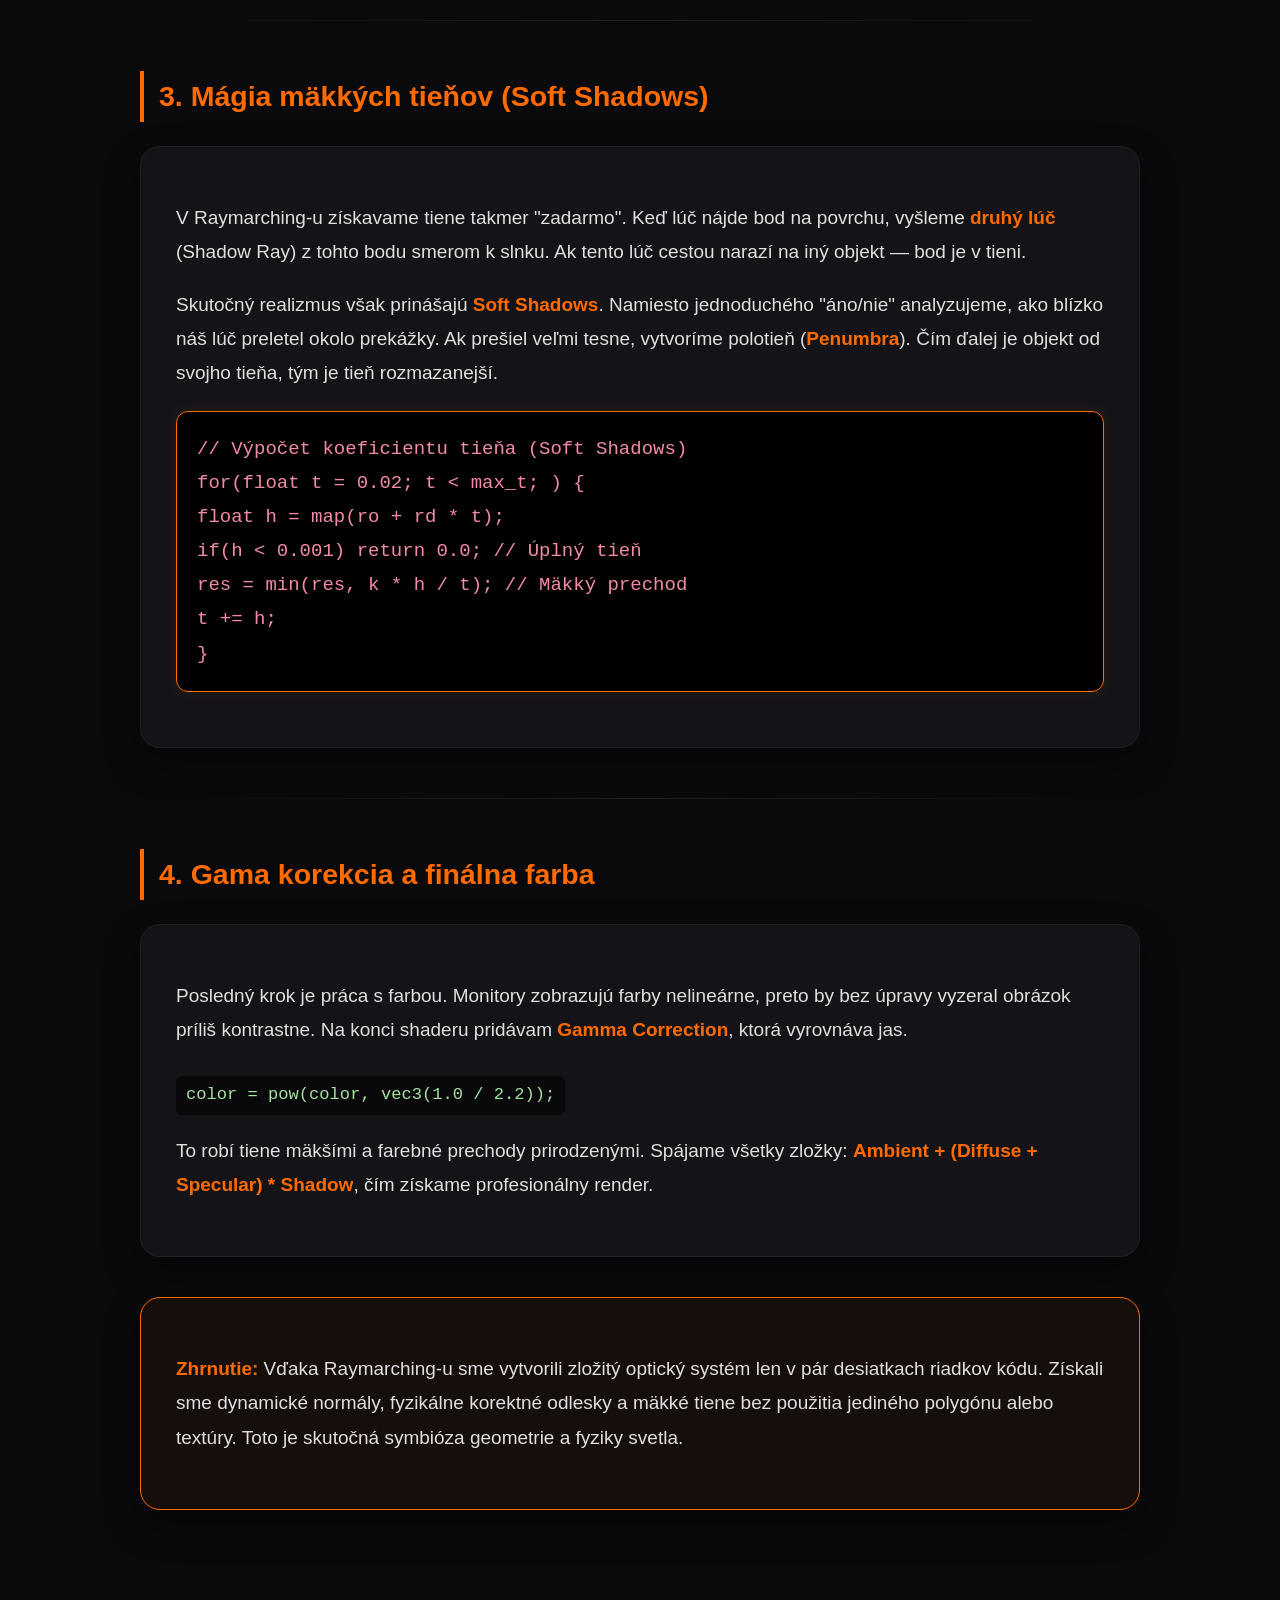
<file: script4sk.html>
<!DOCTYPE html>
<html lang="ru">
<head>
    <meta charset="UTF-8">
    <meta name="viewport" content="width=device-width, initial-scale=1.0">
    <title>Шпаргалка спикера: Raymarching</title>
    <link rel="stylesheet" href="css/style.css">
    <style>
        :root {
            --bg: #0a0a0c;
            --accent: #ff6b00; /* Hlavná oranžová */
            --text: #e0e0e0;
            --card-bg: rgba(22, 22, 26, 0.9);
            --cue-bg: rgba(255, 107, 0, 0.1); 
            --cue-text: #ffb380;
            --gradient: linear-gradient(135deg, #6a5af9, #a855f7, #ec4899);
        }

        body {
            font-family: 'Inter', 'Segoe UI', Roboto, sans-serif;
            line-height: 1.8;
            font-size: 19px; 
            color: var(--text);
            background-color: var(--bg);
            max-width: 1000px;
            margin: 0 auto;
            padding: 80px 25px 50px;
            animation: fadeIn 0.8s ease-out;
        }

        @keyframes fadeIn {
            from { opacity: 0; transform: translateY(15px); }
            to { opacity: 1; transform: translateY(0); }
        }

        h1 {
            font-size: 3rem;
            font-weight: 800;
            text-align: center;
            background: var(--gradient);
            -webkit-background-clip: text;
            -webkit-text-fill-color: transparent;
            margin-bottom: 50px;
        }

        h2 {
            color: var(--accent);
            border-left: 4px solid var(--accent);
            padding-left: 15px;
            margin-top: 40px;
        }

        /* 🎙 Bloky reči */
        .speech-text {
            background-color: var(--card-bg);
            padding: 35px;
            border-radius: 20px;
            margin-bottom: 40px;
            border: 1px solid rgba(255, 255, 255, 0.05);
            box-shadow: 0 15px 35px rgba(0, 0, 0, 0.4);
            backdrop-filter: blur(10px);
        }

        /* 💡 Špeciálne karty pre zložky svetla (Phong model) */
        .light-component {
            background: rgba(255, 255, 255, 0.03);
            border-radius: 12px;
            padding: 20px;
            margin: 15px 0;
            border-left: 4px solid var(--accent);
        }

        .light-component h4 {
            margin-top: 0;
            color: var(--accent);
            text-transform: uppercase;
            font-size: 0.9rem;
            letter-spacing: 1px;
        }

        /* 💻 Kódové bloky pre svetelné vzorce */
        code {
            font-family: 'Fira Code', monospace;
            background: rgba(0, 0, 0, 0.5);
            color: #a6e3a1;
            padding: 4px 10px;
            border-radius: 6px;
            font-size: 0.9em;
            display: inline-block;
            margin-top: 10px;
        }

        /* 🧪 Matematické bloky */
        div[style*="font-family: 'Courier New'"] {
            background: #000 !important;
            border: 1px solid var(--accent) !important;
            box-shadow: 0 0 15px rgba(255, 107, 0, 0.1) !important;
            border-radius: 12px !important;
        }

        strong {
            color: var(--accent);
            font-weight: 600;
        }

        hr {
            border: 0;
            height: 1px;
            background: linear-gradient(90deg, transparent, rgba(255,255,255,0.1), transparent);
            margin: 50px 0;
        }

        /* Navigácia */
        .back-nav {
            position: fixed;
            top: 20px;
            left: 20px;
            z-index: 1000;
        }
        
        .back-nav a {
            color: var(--text);
            text-decoration: none;
            font-weight: 600;
            background: rgba(22, 22, 26, 0.8);
            padding: 8px 15px;
            border-radius: 30px;
            backdrop-filter: blur(5px);
            border: 1px solid rgba(255, 255, 255, 0.1);
        }
    </style>
</head>

<section class="container" style="max-width: 1000px; margin-top: 50px;">
<h1>Blok 4. Fyzika svetla: Od vzorcov k fotorealizmu</h1>
<div class="speech-text">
<p>«Dostávame sa k etape, ktorá premieňa suché matematické tvary na vizuálne umenie. Do tohto momentu sme boli ako slepí sochári: naučili sme sa vytvárať tvary v tme, vieme, kde sa objekty nachádzajú, ale "nevidíme" ich. V počítačovej grafike je práve svetlo tým nástrojom, ktorý nám dáva pochopenie objemu, hĺbky a materiálu.</p>

<p>V mojom projekte nepoužívam hotové herné enginy, ktoré robia mágiu za vás. Každý fotón, ktorý vidíte na obrazovke, je vypočítaný ručne vo vnútri <strong>Fragment Shader-u</strong> na grafickej karte (GPU). Ide o čistú fyzikálnu simuláciu interakcie svetla s povrchom. Rozoberieme si, ako sa obyčajný vektor mení na slnečný odlesk a prečo sú tiene v Raymarching-u to najlepšie, čo sa počítačovej grafike stalo.»</p>
</div>

<hr>

<h2>1. Fundament: Vektor normály a Gradient</h2>
<div class="speech-text">
<p>Predtým, než objekt ofarbíme, musíme pochopiť jeho orientáciu v priestore. V klasickej grafike (založenej na polygónoch) je normála kolmica na trojuholník. My však žiadne trojuholníky nemáme. Ako teda zistíme, kam "pozerá" povrch sféry v konkrétnom bode? Použijeme <strong>Gradient poľa vzdialeností</strong>.</p>

<p>Spomeňte si na funkciu <code>getNormal(vec3 p)</code>. Je to srdce nášho renderu. Myšlienka je jednoduchá: urobíme maličký krok (napríklad o 0.001 jednotky) vľavo, vpravo, hore a dole od bodu, do ktorého narazil lúč. Porovnáme hodnoty SDF v týchto bodoch. Ak je vpravo vzdialenosť k objektu väčšia ako vľavo – znamená to, že povrch je naklonený doľava. Rozdiel týchto hodnôt v troch osiach nám dáva <strong>vektor normály (Surface Normal)</strong>.</p>

<div style="background: #111; padding: 25px; border-radius: 12px; border: 1px solid #ff6b00; font-family: 'Courier New', monospace; color: #a6e3a1; margin: 20px 0;">
    // Výpočet normály cez centrálnu diferenciu (Central Difference)<br>
    vec2 e = vec2(0.001, 0.0);<br>
    float dx = map(p + e.xyy) - map(p - e.xyy);<br>
    float dy = map(p + e.yxy) - map(p - e.yxy);<br>
    float dz = map(p + e.yyx) - map(p - e.yyx);<br>
    return normalize(vec3(dx, dy, dz));
</div>
<p>Bez tejto funkcie by sme nikdy nedokázali vybudovať osvetlenie. Je to náš "hmat". Hovorí nám: "Tento bod pozerá priamo na slnko a tento od neho". To je základ, na ktorom staviame ďalší krok — <strong>Phongov model</strong>.</p>
</div>

<hr>

<h2>2. Phongov osvetľovací model: Anatómia vizuálneho obrazu</h2>
<div class="speech-text">
<p>Pre výpočet finálnej farby pixelu som implementoval klasický <strong>Phong Reflection Model</strong>. Nepokúša sa počítať miliardy reálnych fotónov — to by bolo príliš náročné aj pre moderné grafické karty. Namiesto toho rozkladá svetlo na tri logické zložky, ktoré môžeme pozorovať v reálnom svete.</p>
</div>

<div style="display: grid; grid-template-columns: 1fr; gap: 20px; margin-bottom: 30px;">
<div style="background: rgba(137, 180, 250, 0.05); padding: 25px; border-radius: 12px; border-left: 5px solid #ff6b00;">
<h4>A. Ambient (Okolité svetlo)</h4>
<p>Svetlo, ktoré sa už mnohonásobne odrazilo od stien a predmetov. Nemá jasný smer a jednoducho osvetľuje najtmavšie miesta. V kóde je to zvyčajne malá konštanta. Bez nej by tiene boli absolútne čierne, čo pôsobí neprirodzene.</p>
<code>vec3 ambient = baseColor * 0.15;</code>
</div>

<div style="background: rgba(166, 227, 161, 0.05); padding: 25px; border-radius: 12px; border-left: 5px solid #a6e3a1;">
    <h4>B. Diffuse (Difúzny rozptyl - Lambertov zákon)</h4>
    <p>Hlavná zložka, ktorá dáva pocit objemu. Ak svetlo dopadá priamo na povrch (pod uhlom 90°), bod bude najjasnejší. Ak dopadá pod uhlom, bude tmavší. Používame <strong>skalárny súčin (Dot Product)</strong> medzi normálou a smerom svetla.</p>
    <code>float diff = max(dot(normal, lightDir), 0.0);</code>
</div>

<div style="background: rgba(243, 139, 168, 0.05); padding: 25px; border-radius: 12px; border-left: 5px solid #f38ba8;">
    <h4>C. Specular (Zrkadlové odlesky)</h4>
    <p>Tá jasná biela bodka, vďaka ktorej povrch vyzerá ako kov alebo plast. Závisí od pozície vašej kamery. Použil som modifikáciu <strong>Blinn-Phong</strong>: hľadáme vektor v polovici (Half-vector) medzi smerom na svetlo a smerom na kameru.</p>
    <code>float spec = pow(max(dot(normal, halfVector), 0.0), 64.0);</code>
    <p>Umocnenie na 64-tu zmenšuje odlesk a robí ho ostrým — tak získame efekt leštenej ocele.</p>
</div>
</div>

<hr>

<h2>3. Mágia mäkkých tieňov (Soft Shadows)</h2>
<div class="speech-text">
<p>V Raymarching-u získavame tiene takmer "zadarmo". Keď lúč nájde bod na povrchu, vyšleme <strong>druhý lúč</strong> (Shadow Ray) z tohto bodu smerom k slnku. Ak tento lúč cestou narazí na iný objekt — bod je v tieni.</p>

<p>Skutočný realizmus však prinášajú <strong>Soft Shadows</strong>. Namiesto jednoduchého "áno/nie" analyzujeme, ako blízko náš lúč preletel okolo prekážky. Ak prešiel veľmi tesne, vytvoríme polotieň (<strong>Penumbra</strong>). Čím ďalej je objekt od svojho tieňa, tým je tieň rozmazanejší.</p>



<div style="background: #111; padding: 20px; border-radius: 12px; border: 1px dashed #f38ba8; font-family: 'Courier New', monospace; color: #f38ba8; margin: 20px 0;">
    // Výpočet koeficientu tieňa (Soft Shadows)<br>
    for(float t = 0.02; t < max_t; ) {<br>
        float h = map(ro + rd * t);<br>
        if(h < 0.001) return 0.0; // Úplný tieň<br>
        res = min(res, k * h / t); // Mäkký prechod<br>
        t += h;<br>
    }
</div>
</div>

<hr>

<h2>4. Gama korekcia a finálna farba</h2>
<div class="speech-text">
<p>Posledný krok je práca s farbou. Monitory zobrazujú farby nelineárne, preto by bez úpravy vyzeral obrázok príliš kontrastne. Na konci shaderu pridávam <strong>Gamma Correction</strong>, ktorá vyrovnáva jas.</p>
<code>color = pow(color, vec3(1.0 / 2.2));</code>
<p>To robí tiene mäkšími a farebné prechody prirodzenými. Spájame všetky zložky: <strong>Ambient + (Diffuse + Specular) * Shadow</strong>, čím získame profesionálny render.</p>
</div>

<div class="speech-text" style="background: rgba(255, 107, 0, 0.05); border: 1px solid #ff6b00; margin-top: 40px;">
<p><strong>Zhrnutie:</strong> Vďaka Raymarching-u sme vytvorili zložitý optický systém len v pár desiatkach riadkov kódu. Získali sme dynamické normály, fyzikálne korektné odlesky a mäkké tiene bez použitia jediného polygónu alebo textúry. Toto je skutočná symbióza geometrie a fyziky svetla.</p>
</div>
</section>
</file>
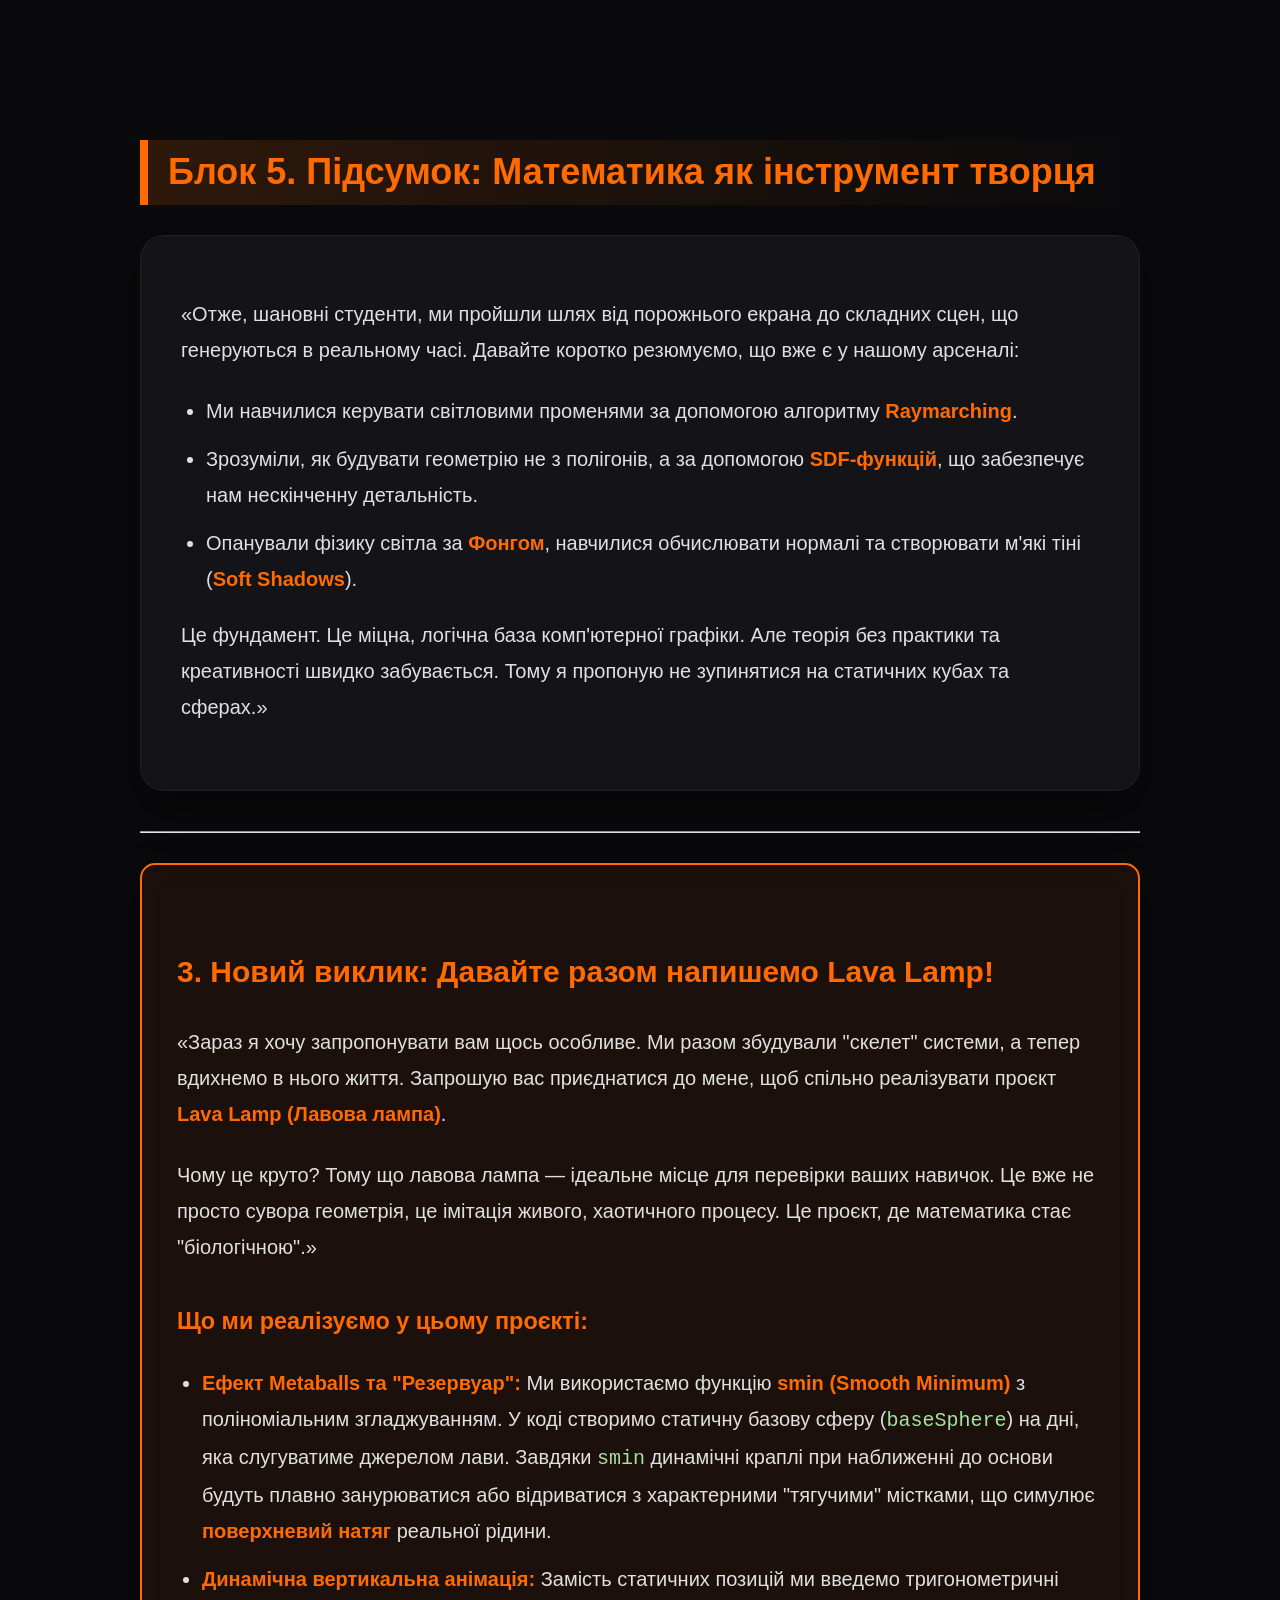
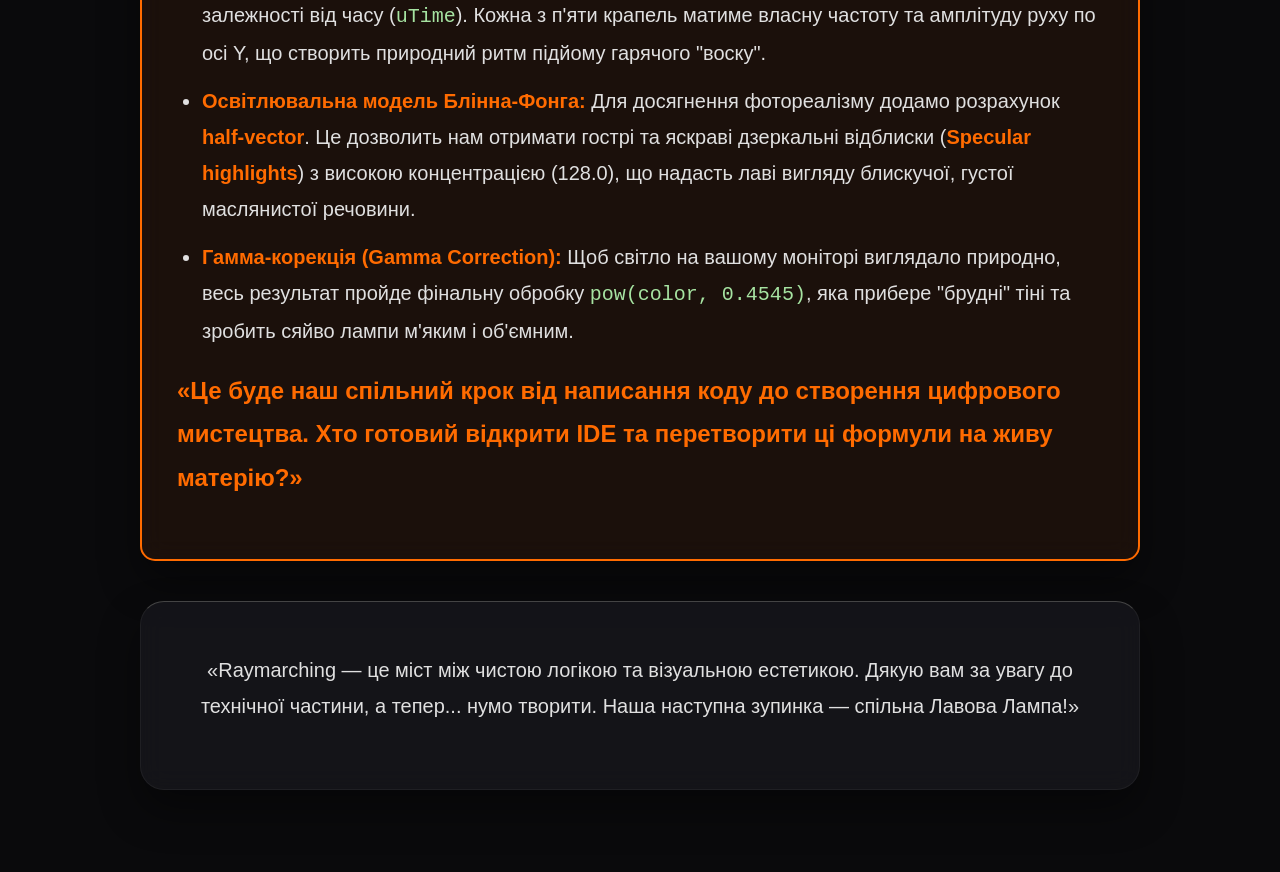
<file: script5.html>
<!DOCTYPE html>
<html lang="ru">
<head>
    <meta charset="UTF-8">
    <meta name="viewport" content="width=device-width, initial-scale=1.0">
    <title>Шпаргалка спикера: Raymarching</title>
    <link rel="stylesheet" href="css/style.css">
    <style>
        :root {
            --bg: #0a0a0c;
            --accent: #ff6b00; /* Hlavná oranžová */
            --text: #e0e0e0;
            --card-bg: rgba(22, 22, 26, 0.9);
            --cue-bg: rgba(255, 107, 0, 0.1); 
            --cue-text: #ffb380;
            --gradient: linear-gradient(135deg, #6a5af9, #a855f7, #ec4899);
            --lava-glow: rgba(255, 107, 0, 0.3);
        }

        body {
            font-family: 'Inter', 'Segoe UI', Roboto, sans-serif;
            line-height: 1.8;
            font-size: 20px; 
            color: var(--text);
            background-color: var(--bg);
            max-width: 1000px;
            margin: 0 auto;
            padding: 80px 25px 50px;
            animation: fadeIn 0.8s ease-out;
        }

        @keyframes fadeIn {
            from { opacity: 0; transform: translateY(15px); }
            to { opacity: 1; transform: translateY(0); }
        }

        h1 {
            font-size: 3.2rem;
            font-weight: 800;
            text-align: center;
            background: var(--gradient);
            -webkit-background-clip: text;
            -webkit-text-fill-color: transparent;
            margin-bottom: 50px;
            text-shadow: 0 10px 30px rgba(0,0,0,0.5);
        }

        .block-title {
            color: var(--accent);
            font-size: 1.8em;
            font-weight: 700;
            margin-top: 60px;
            margin-bottom: 30px;
            border-left: 8px solid var(--accent);
            padding-left: 20px;
            background: linear-gradient(90deg, rgba(255, 107, 0, 0.15), transparent);
        }

        /* Akcie pre rečníka */
        .action-cue {
            background-color: var(--cue-bg);
            color: var(--cue-text);
            padding: 18px 25px;
            border-radius: 12px;
            font-weight: 700;
            margin-bottom: 30px;
            font-size: 0.85em;
            text-transform: uppercase;
            letter-spacing: 1.5px;
            display: flex;
            align-items: center;
            gap: 15px;
            border: 1px solid rgba(255, 107, 0, 0.3);
            box-shadow: 0 4px 15px rgba(0,0,0,0.2);
        }

        /* Hlavné bloky reči */
        .speech-text {
            background-color: var(--card-bg);
            padding: 40px;
            border-radius: 24px;
            margin-bottom: 40px;
            border: 1px solid rgba(255, 255, 255, 0.05);
            box-shadow: 0 20px 40px rgba(0, 0, 0, 0.4);
            backdrop-filter: blur(12px);
            position: relative;
            overflow: hidden;
        }

        /* Efekt pre Smooth Minimum / Metaballs sekciu */
        .smooth-min-box {
            background: linear-gradient(145deg, rgba(255,107,0,0.05), rgba(0,0,0,0.2));
            border: 1px dashed var(--accent);
            border-radius: 15px;
            padding: 25px;
            margin: 25px 0;
        }

        .speech-text p {
            margin-bottom: 25px;
            position: relative;
            z-index: 2;
        }

        /* Finálne zhrnutie (Conclusion) */
        .finale-text {
            border: 2px solid transparent;
            background: linear-gradient(var(--bg), var(--bg)) padding-box, 
                        var(--gradient) border-box;
            border-radius: 20px;
            padding: 30px;
            text-align: center;
            font-style: italic;
        }

        strong {
            color: var(--accent);
            font-weight: 600;
        }

        /* Zvýraznenie kódu (napr. smin funkcia) */
        .code-highlight {
            font-family: 'Fira Code', monospace;
            color: #a6e3a1;
            background: #000;
            padding: 2px 8px;
            border-radius: 4px;
            font-size: 0.9em;
        }

        /* Navigácia */
        .back-nav {
            position: fixed;
            top: 20px;
            left: 20px;
            z-index: 1000;
        }
        
        .back-nav a {
            color: var(--text);
            text-decoration: none;
            font-weight: 600;
            background: rgba(22, 22, 26, 0.8);
            padding: 10px 20px;
            border-radius: 30px;
            backdrop-filter: blur(5px);
            border: 1px solid rgba(255, 255, 255, 0.1);
        }

        .back-nav a:hover {
            border-color: var(--accent);
            color: var(--accent);
        }
    </style>
</head>

<div class="block-title">Блок 5. Підсумок: Математика як інструмент творця</div>

<div class="speech-text">
<p>«Отже, шановні студенти, ми пройшли шлях від порожнього екрана до складних сцен, що генеруються в реальному часі. Давайте коротко резюмуємо, що вже є у нашому арсеналі:</p>

<ul>
    <li>Ми навчилися керувати світловими променями за допомогою алгоритму <strong>Raymarching</strong>.</li>
    <li>Зрозуміли, як будувати геометрію не з полігонів, а за допомогою <strong>SDF-функцій</strong>, що забезпечує нам нескінченну детальність.</li>
    <li>Опанували фізику світла за <strong>Фонгом</strong>, навчилися обчислювати нормалі та створювати м'які тіні (<strong>Soft Shadows</strong>).</li>
</ul>

<p>Це фундамент. Це міцна, логічна база комп'ютерної графіки. Але теорія без практики та креативності швидко забувається. Тому я пропоную не зупинятися на статичних кубах та сферах.»</p>
</div>

<hr>

<div class="speech-text" style="background: rgba(255, 107, 0, 0.07); padding: 35px; border-radius: 15px; border: 2px solid #ff6b00; margin-top: 30px;">
<h2>3. Новий виклик: Давайте разом напишемо Lava Lamp!</h2>
<p>«Зараз я хочу запропонувати вам щось особливе. Ми разом збудували "скелет" системи, а тепер вдихнемо в нього життя. Запрошую вас приєднатися до мене, щоб спільно реалізувати проєкт <strong>Lava Lamp (Лавова лампа)</strong>.</p>

<p>Чому це круто? Тому що лавова лампа — ідеальне місце для перевірки ваших навичок. Це вже не просто сувора геометрія, це імітація живого, хаотичного процесу. Це проєкт, де математика стає "біологічною".»</p>



<h3>Що ми реалізуємо у цьому проєкті:</h3>
<ul>
    <li><strong>Ефект Metaballs та "Резервуар":</strong> Ми використаємо функцію <strong>smin (Smooth Minimum)</strong> з поліноміальним згладжуванням. У коді створимо статичну базову сферу (<code>baseSphere</code>) на дні, яка слугуватиме джерелом лави. Завдяки <code>smin</code> динамічні краплі при наближенні до основи будуть плавно занурюватися або відриватися з характерними "тягучими" містками, що симулює <strong>поверхневий натяг</strong> реальної рідини.</li>
    <li><strong>Динамічна вертикальна анімація:</strong> Замість статичних позицій ми введемо тригонометричні залежності від часу (<code>uTime</code>). Кожна з п'яти крапель матиме власну частоту та амплітуду руху по осі Y, що створить природний ритм підйому гарячого "воску".</li>
    <li><strong>Освітлювальна модель Блінна-Фонга:</strong> Для досягнення фотореалізму додамо розрахунок <strong>half-vector</strong>. Це дозволить нам отримати гострі та яскраві дзеркальні відблиски (<strong>Specular highlights</strong>) з високою концентрацією (128.0), що надасть лаві вигляду блискучої, густої маслянистої речовини.</li>
    <li><strong>Гамма-корекція (Gamma Correction):</strong> Щоб світло на вашому моніторі виглядало природно, весь результат пройде фінальну обробку <code>pow(color, 0.4545)</code>, яка прибере "брудні" тіні та зробить сяйво лампи м'яким і об'ємним.</li>
</ul>



<p style="font-size: 1.2em; font-weight: bold; color: #ff6b00; margin-top: 20px;">
    «Це буде наш спільний крок від написання коду до створення цифрового мистецтва. Хто готовий відкрити IDE та перетворити ці формули на живу матерію?»
</p>
</div>

<div class="speech-text" style="margin-top: 40px; text-align: center; border-top: 1px solid #444; padding-top: 30px;">
<p>«Raymarching — це міст між чистою логікою та візуальною естетикою. Дякую вам за увагу до технічної частини, а тепер... нумо творити. Наша наступна зупинка — спільна Лавова Лампа!»</p>
</div>
</file>
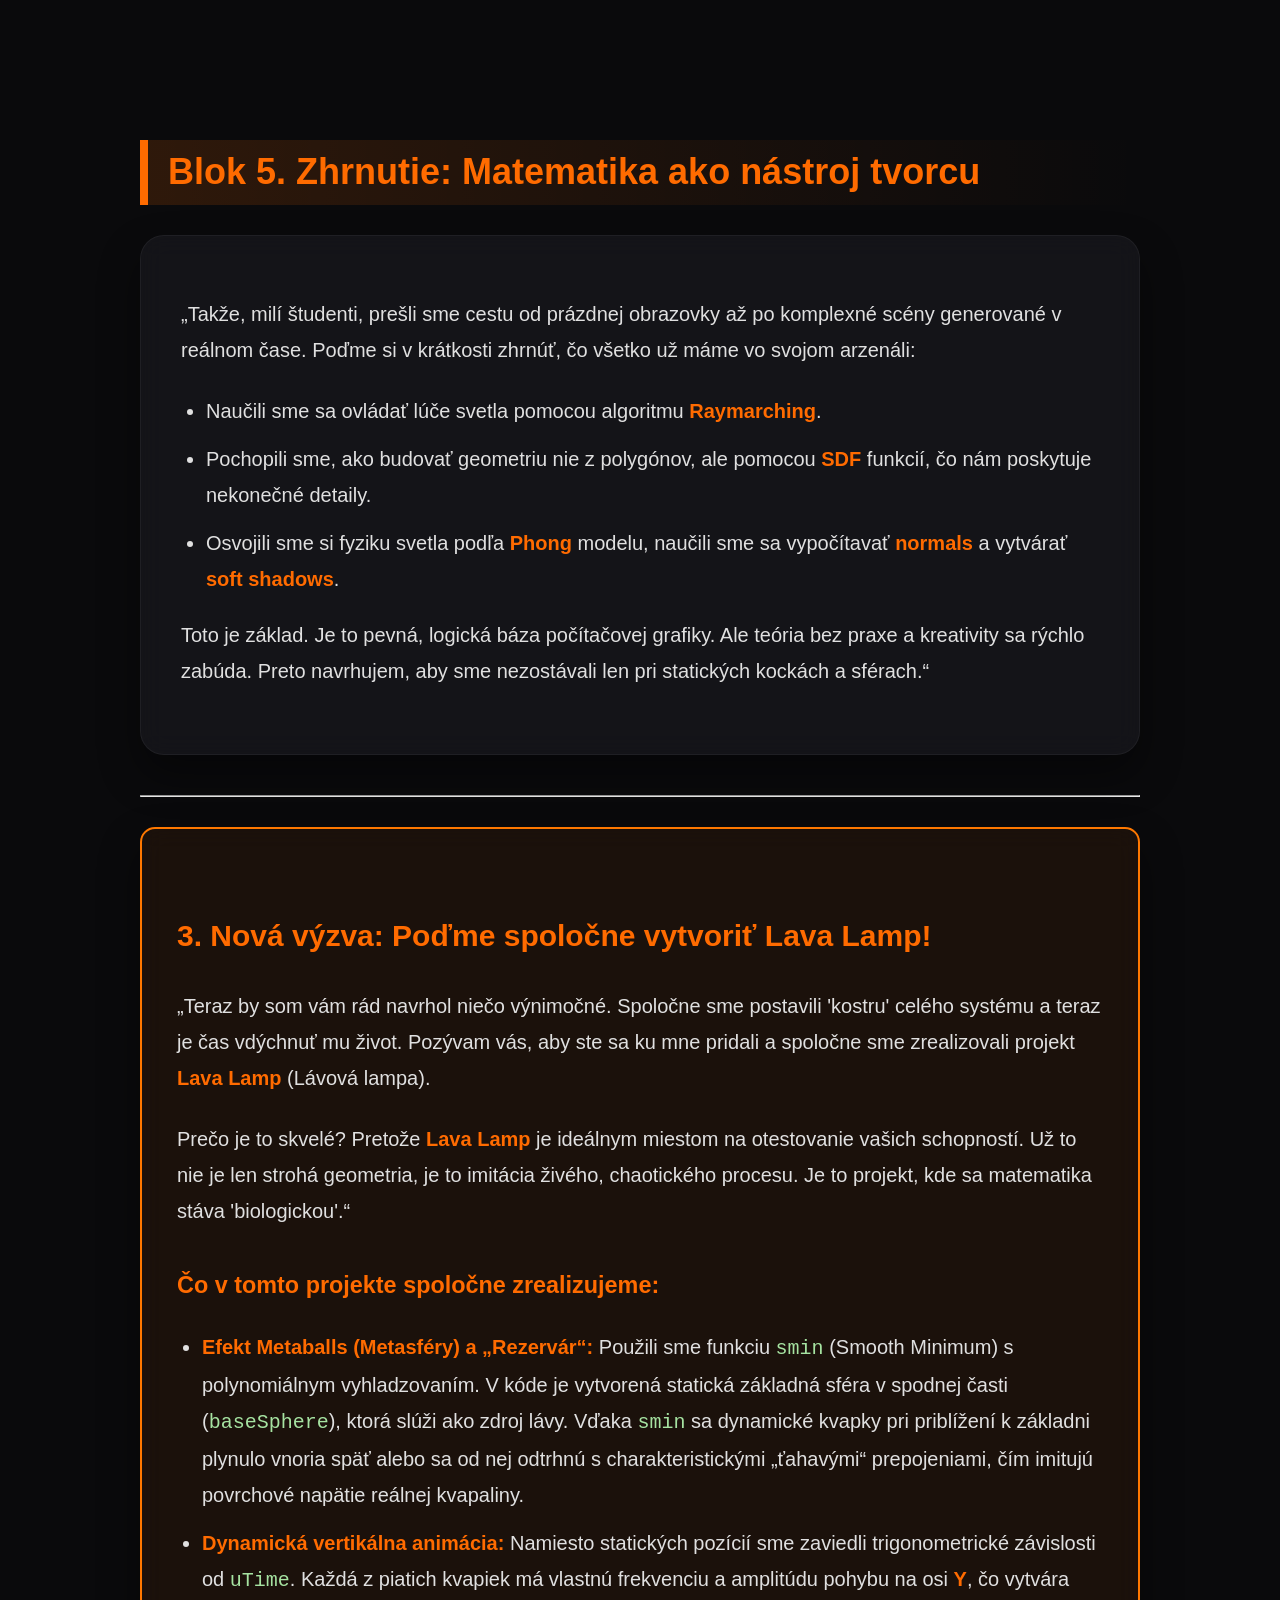
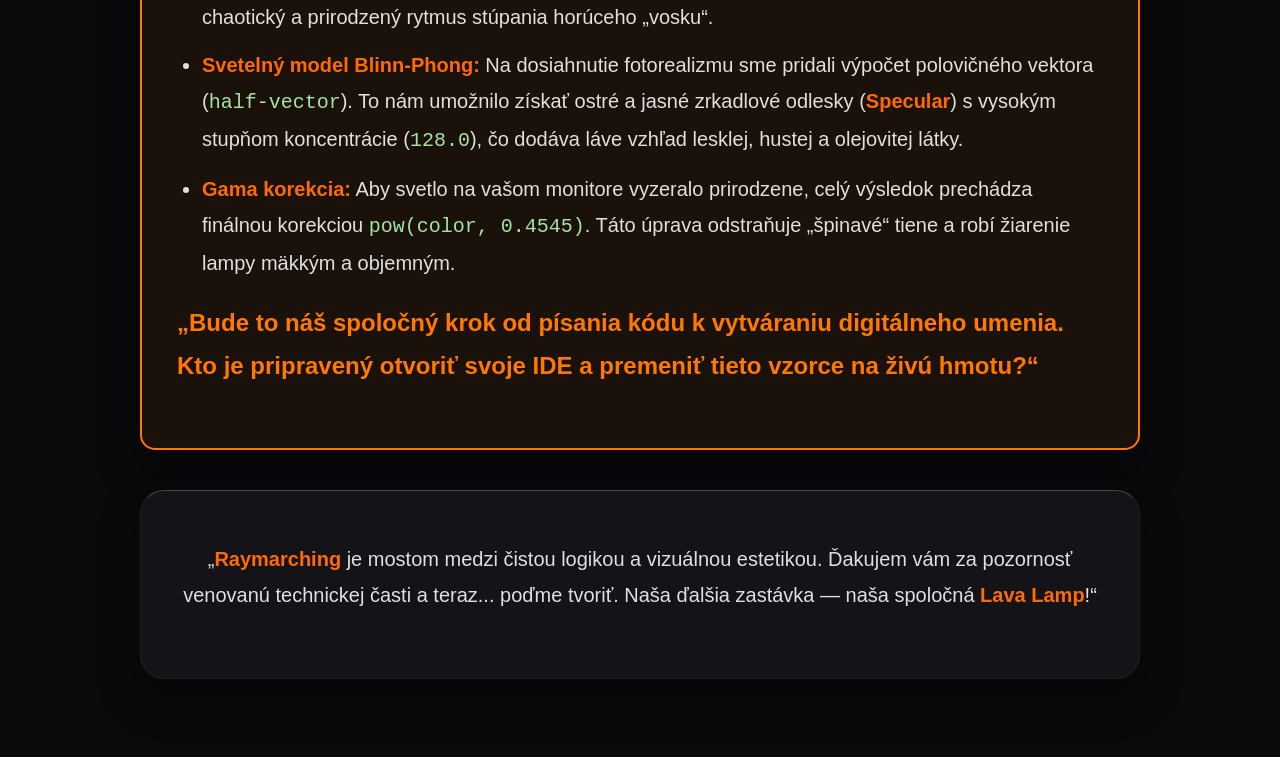
<file: script5sk.html>
<!DOCTYPE html>
<html lang="ru">

<head>
    <meta charset="UTF-8">
    <meta name="viewport" content="width=device-width, initial-scale=1.0">
    <title>Шпаргалка спикера: Raymarching</title>
    <link rel="stylesheet" href="css/style.css">
    <style>
        :root {
            --bg: #0a0a0c;
            --accent: #ff6b00; /* Hlavná oranžová */
            --text: #e0e0e0;
            --card-bg: rgba(22, 22, 26, 0.9);
            --cue-bg: rgba(255, 107, 0, 0.1); 
            --cue-text: #ffb380;
            --gradient: linear-gradient(135deg, #6a5af9, #a855f7, #ec4899);
            --lava-glow: rgba(255, 107, 0, 0.3);
        }

        body {
            font-family: 'Inter', 'Segoe UI', Roboto, sans-serif;
            line-height: 1.8;
            font-size: 20px; 
            color: var(--text);
            background-color: var(--bg);
            max-width: 1000px;
            margin: 0 auto;
            padding: 80px 25px 50px;
            animation: fadeIn 0.8s ease-out;
        }

        @keyframes fadeIn {
            from { opacity: 0; transform: translateY(15px); }
            to { opacity: 1; transform: translateY(0); }
        }

        h1 {
            font-size: 3.2rem;
            font-weight: 800;
            text-align: center;
            background: var(--gradient);
            -webkit-background-clip: text;
            -webkit-text-fill-color: transparent;
            margin-bottom: 50px;
            text-shadow: 0 10px 30px rgba(0,0,0,0.5);
        }

        .block-title {
            color: var(--accent);
            font-size: 1.8em;
            font-weight: 700;
            margin-top: 60px;
            margin-bottom: 30px;
            border-left: 8px solid var(--accent);
            padding-left: 20px;
            background: linear-gradient(90deg, rgba(255, 107, 0, 0.15), transparent);
        }

        /* Akcie pre rečníka */
        .action-cue {
            background-color: var(--cue-bg);
            color: var(--cue-text);
            padding: 18px 25px;
            border-radius: 12px;
            font-weight: 700;
            margin-bottom: 30px;
            font-size: 0.85em;
            text-transform: uppercase;
            letter-spacing: 1.5px;
            display: flex;
            align-items: center;
            gap: 15px;
            border: 1px solid rgba(255, 107, 0, 0.3);
            box-shadow: 0 4px 15px rgba(0,0,0,0.2);
        }

        /* Hlavné bloky reči */
        .speech-text {
            background-color: var(--card-bg);
            padding: 40px;
            border-radius: 24px;
            margin-bottom: 40px;
            border: 1px solid rgba(255, 255, 255, 0.05);
            box-shadow: 0 20px 40px rgba(0, 0, 0, 0.4);
            backdrop-filter: blur(12px);
            position: relative;
            overflow: hidden;
        }

        /* Efekt pre Smooth Minimum / Metaballs sekciu */
        .smooth-min-box {
            background: linear-gradient(145deg, rgba(255,107,0,0.05), rgba(0,0,0,0.2));
            border: 1px dashed var(--accent);
            border-radius: 15px;
            padding: 25px;
            margin: 25px 0;
        }

        .speech-text p {
            margin-bottom: 25px;
            position: relative;
            z-index: 2;
        }

        /* Finálne zhrnutie (Conclusion) */
        .finale-text {
            border: 2px solid transparent;
            background: linear-gradient(var(--bg), var(--bg)) padding-box, 
                        var(--gradient) border-box;
            border-radius: 20px;
            padding: 30px;
            text-align: center;
            font-style: italic;
        }

        strong {
            color: var(--accent);
            font-weight: 600;
        }

        /* Zvýraznenie kódu (napr. smin funkcia) */
        .code-highlight {
            font-family: 'Fira Code', monospace;
            color: #a6e3a1;
            background: #000;
            padding: 2px 8px;
            border-radius: 4px;
            font-size: 0.9em;
        }

        /* Navigácia */
        .back-nav {
            position: fixed;
            top: 20px;
            left: 20px;
            z-index: 1000;
        }
        
        .back-nav a {
            color: var(--text);
            text-decoration: none;
            font-weight: 600;
            background: rgba(22, 22, 26, 0.8);
            padding: 10px 20px;
            border-radius: 30px;
            backdrop-filter: blur(5px);
            border: 1px solid rgba(255, 255, 255, 0.1);
        }

        .back-nav a:hover {
            border-color: var(--accent);
            color: var(--accent);
        }
    </style>
</head>

<div class="block-title">Blok 5. Zhrnutie: Matematika ako nástroj tvorcu</div>

<div class="speech-text">
    <p>„Takže, milí študenti, prešli sme cestu od prázdnej obrazovky až po komplexné scény generované v reálnom čase.
        Poďme si v krátkosti zhrnúť, čo všetko už máme vo svojom arzenáli:</p>

    <ul>
        <li>Naučili sme sa ovládať lúče svetla pomocou algoritmu <strong>Raymarching</strong>.</li>
        <li>Pochopili sme, ako budovať geometriu nie z polygónov, ale pomocou <strong>SDF</strong> funkcií, čo nám
            poskytuje nekonečné detaily.</li>
        <li>Osvojili sme si fyziku svetla podľa <strong>Phong</strong> modelu, naučili sme sa vypočítavať
            <strong>normals</strong> a vytvárať <strong>soft shadows</strong>.</li>
    </ul>

    <p>Toto je základ. Je to pevná, logická báza počítačovej grafiky. Ale teória bez praxe a kreativity sa rýchlo
        zabúda. Preto navrhujem, aby sme nezostávali len pri statických kockách a sférach.“</p>
</div>

<hr>

<div class="speech-text"
    style="background: rgba(255, 120, 0, 0.07); padding: 35px; border-radius: 15px; border: 2px solid #ff7800; margin-top: 30px;">
    <h2>3. Nová výzva: Poďme spoločne vytvoriť Lava Lamp!</h2>
    <p>„Teraz by som vám rád navrhol niečo výnimočné. Spoločne sme postavili 'kostru' celého systému a teraz je čas
        vdýchnuť mu život. Pozývam vás, aby ste sa ku mne pridali a spoločne sme zrealizovali projekt <strong>Lava
            Lamp</strong> (Lávová lampa).</p>

    <p>Prečo je to skvelé? Pretože <strong>Lava Lamp</strong> je ideálnym miestom na otestovanie vašich schopností. Už
        to nie je len strohá geometria, je to imitácia živého, chaotického procesu. Je to projekt, kde sa matematika
        stáva 'biologickou'.“</p>

    <h3>Čo v tomto projekte spoločne zrealizujeme:</h3>
    <ul>
        <li><strong>Efekt Metaballs (Metasféry) a „Rezervár“:</strong> Použili sme funkciu <code>smin</code> (Smooth
            Minimum) s polynomiálnym vyhladzovaním. V kóde je vytvorená statická základná sféra v spodnej časti
            (<code>baseSphere</code>), ktorá slúži ako zdroj lávy. Vďaka <code>smin</code> sa dynamické kvapky pri
            priblížení k základni plynulo vnoria späť alebo sa od nej odtrhnú s charakteristickými „ťahavými“
            prepojeniami, čím imitujú povrchové napätie reálnej kvapaliny.</li>

        <li><strong>Dynamická vertikálna animácia:</strong> Namiesto statických pozícií sme zaviedli trigonometrické
            závislosti od <code>uTime</code>. Každá z piatich kvapiek má vlastnú frekvenciu a amplitúdu pohybu na osi
            <strong>Y</strong>, čo vytvára chaotický a prirodzený rytmus stúpania horúceho „vosku“.</li>

        <li><strong>Svetelný model Blinn-Phong:</strong> Na dosiahnutie fotorealizmu sme pridali výpočet polovičného
            vektora (<code>half-vector</code>). To nám umožnilo získať ostré a jasné zrkadlové odlesky
            (<strong>Specular</strong>) s vysokým stupňom koncentrácie (<code>128.0</code>), čo dodáva láve vzhľad
            lesklej, hustej a olejovitej látky.</li>



        <li><strong>Gama korekcia:</strong> Aby svetlo na vašom monitore vyzeralo prirodzene, celý výsledok prechádza
            finálnou korekciou <code>pow(color, 0.4545)</code>. Táto úprava odstraňuje „špinavé“ tiene a robí žiarenie
            lampy mäkkým a objemným.</li>
    </ul>

    <p style="font-size: 1.2em; font-weight: bold; color: #ff7800; margin-top: 20px;">
        „Bude to náš spoločný krok od písania kódu k vytváraniu digitálneho umenia. Kto je pripravený otvoriť svoje IDE
        a premeniť tieto vzorce na živú hmotu?“
    </p>
</div>

<div class="speech-text" style="margin-top: 40px; text-align: center; border-top: 1px solid #444; padding-top: 30px;">
    <p>„<strong>Raymarching</strong> je mostom medzi čistou logikou a vizuálnou estetikou. Ďakujem vám za pozornosť
        venovanú technickej časti a teraz... poďme tvoriť. Naša ďalšia zastávka — naša spoločná <strong>Lava
            Lamp</strong>!“</p>
</div>
</file>
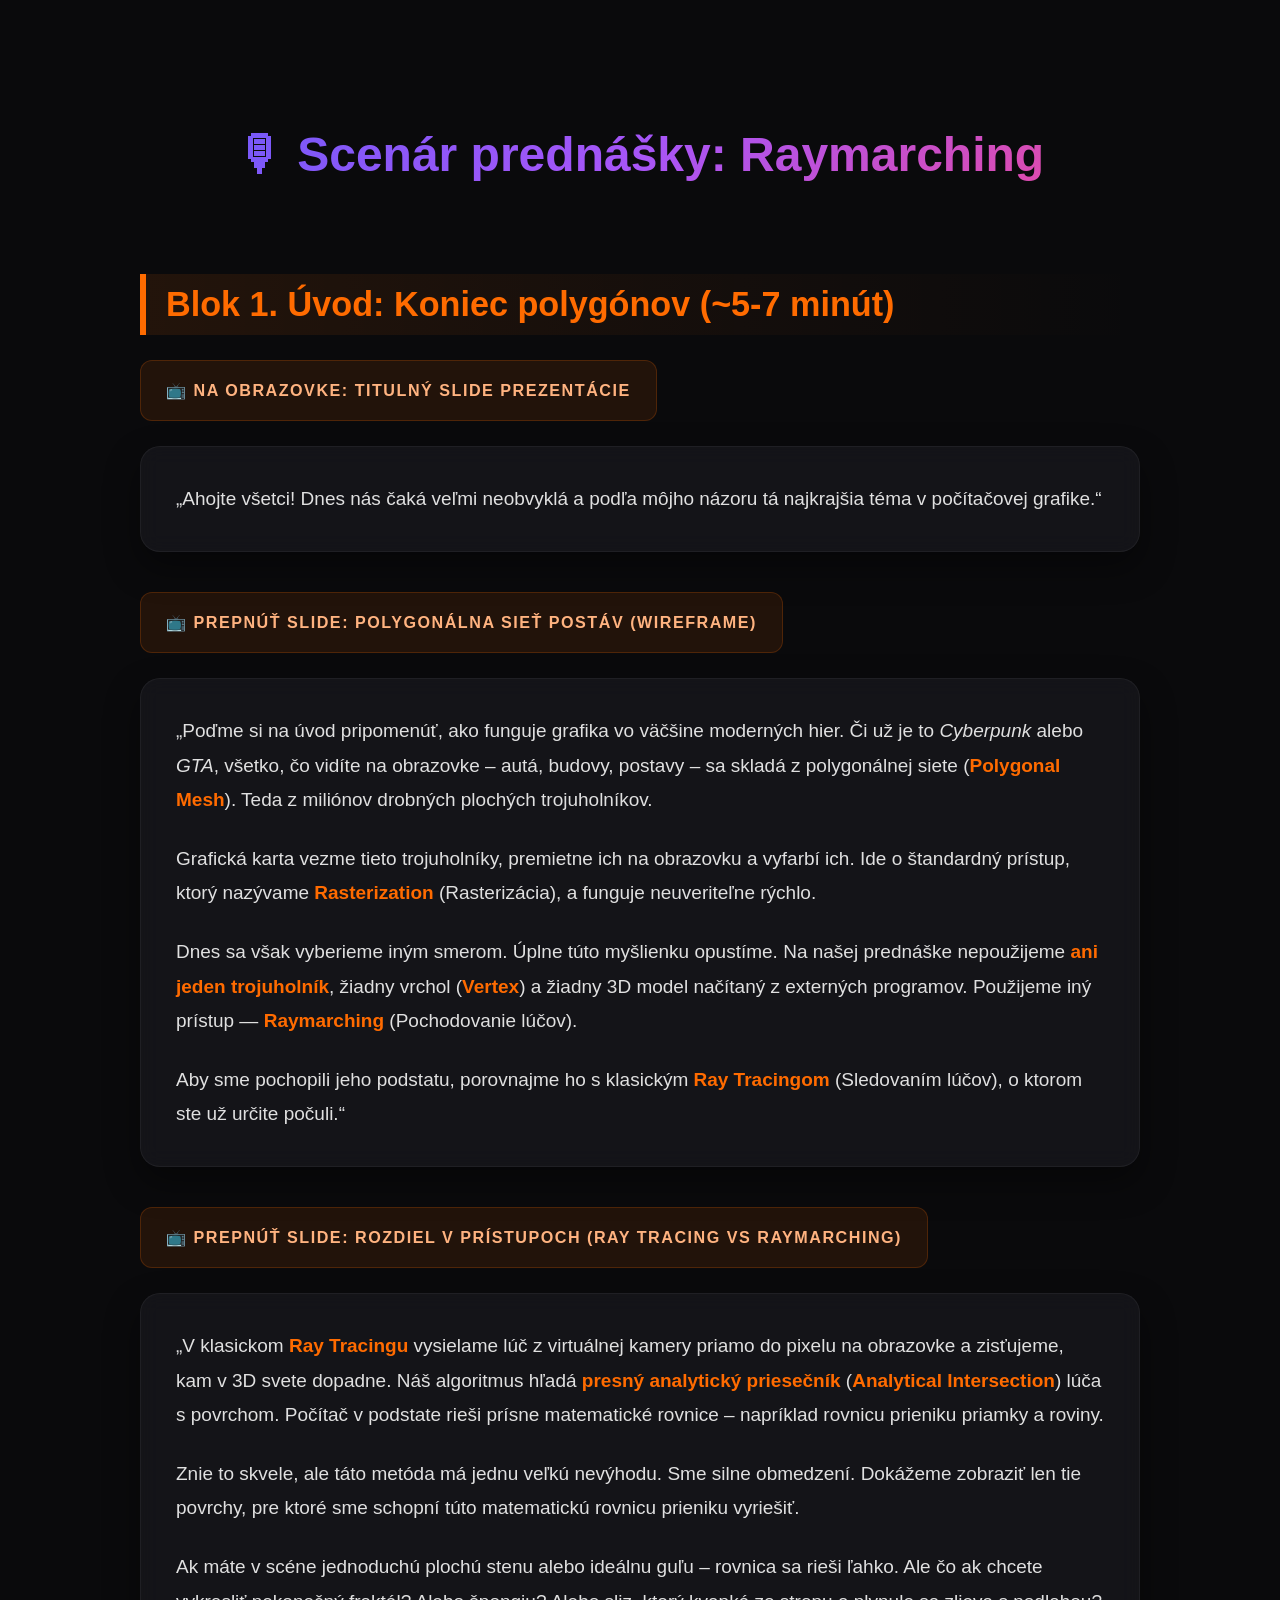
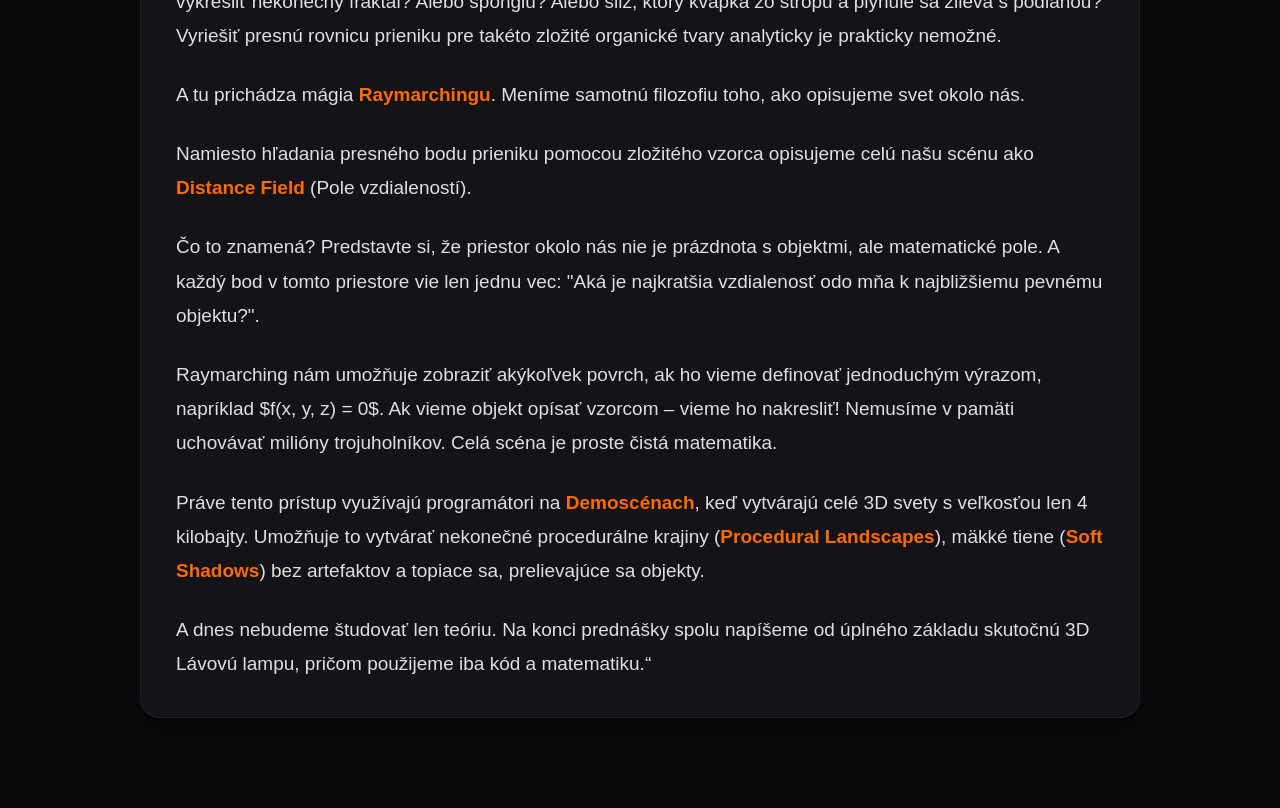
<file: scriptsk.html>
<!DOCTYPE html>
<html lang="sk">
<head>
    <meta charset="UTF-8">
    <meta name="viewport" content="width=device-width, initial-scale=1.0">
    <title>Ťahák pre spíkra: Raymarching</title>
    <style>
        :root {
            --bg: #0a0a0c;
            --accent: #ff6b00; /* Oranžová z hlavnej stránky */
            --text: #e0e0e0;
            --card-bg: rgba(22, 22, 26, 0.9);
            --cue-bg: rgba(255, 107, 0, 0.1); /* Jemný oranžový nádych pre akcie */
            --cue-text: #ffb380;
            --gradient: linear-gradient(135deg, #6a5af9, #a855f7, #ec4899);
        }

        body {
            font-family: 'Inter', 'Segoe UI', Roboto, sans-serif;
            line-height: 1.8;
            font-size: 19px; 
            color: var(--text);
            background-color: var(--bg);
            max-width: 1000px;
            margin: 0 auto;
            padding: 80px 25px 50px; /* Priestor pre fixné menu */
            animation: fadeIn 0.8s ease-out;
        }

        @keyframes fadeIn {
            from { opacity: 0; transform: translateY(15px); }
            to { opacity: 1; transform: translateY(0); }
        }

        h1 {
            font-size: 3rem;
            font-weight: 800;
            text-align: center;
            background: var(--gradient);
            -webkit-background-clip: text;
            -webkit-text-fill-color: transparent;
            margin-bottom: 50px;
            padding-bottom: 15px;
        }

        .block-title {
            color: var(--accent);
            font-size: 1.8em;
            font-weight: 700;
            margin-top: 60px;
            margin-bottom: 25px;
            border-left: 6px solid var(--accent);
            padding-left: 20px;
            background: linear-gradient(90deg, rgba(255, 107, 0, 0.1), transparent);
        }

        /* Akcie pre rečníka (napr. "Prepnúť slide") */
        .action-cue {
            background-color: var(--cue-bg);
            color: var(--cue-text);
            padding: 15px 25px;
            border-radius: 12px;
            font-weight: 700;
            margin-bottom: 25px;
            font-size: 0.85em;
            text-transform: uppercase;
            letter-spacing: 1.5px;
            display: inline-flex;
            align-items: center;
            gap: 12px;
            border: 1px solid rgba(255, 107, 0, 0.2);
        }

        /* Bloky textu, ktorý hovoríš */
        .speech-text {
            background-color: var(--card-bg);
            padding: 35px;
            border-radius: 20px;
            margin-bottom: 40px;
            border: 1px solid rgba(255, 255, 255, 0.05);
            box-shadow: 0 15px 35px rgba(0, 0, 0, 0.4);
            backdrop-filter: blur(10px);
        }

        .speech-text p {
            margin-top: 0;
            margin-bottom: 25px;
        }

        .speech-text p:last-child {
            margin-bottom: 0;
        }

        strong {
            color: var(--accent);
            font-weight: 600;
        }

        /* Štýl pre obrázky v texte */
        .img-container {
            margin: 30px 0;
            text-align: center;
        }

        .img-container img {
            max-width: 100%;
            border-radius: 15px;
            border: 1px solid rgba(255, 255, 255, 0.1);
            box-shadow: 0 10px 30px rgba(0, 0, 0, 0.5);
        }
        
        /* Navigácia späť */
        .back-nav {
            position: fixed;
            top: 20px;
            left: 20px;
            z-index: 1000;
        }
        
        .back-nav a {
            color: var(--text);
            text-decoration: none;
            font-weight: 600;
            background: rgba(255, 255, 255, 0.1);
            padding: 8px 15px;
            border-radius: 30px;
            backdrop-filter: blur(5px);
            border: 1px solid rgba(255, 255, 255, 0.1);
            font-size: 0.9rem;
        }
    </style>
</head>
<body>

    <h1>🎙 Scenár prednášky: Raymarching</h1>

    <div class="block-title">Blok 1. Úvod: Koniec polygónov (~5-7 minút)</div>
    
    <div class="action-cue">
        📺 Na obrazovke: Titulný slide prezentácie
    </div>

    <div class="speech-text">
        <p>„Ahojte všetci! Dnes nás čaká veľmi neobvyklá a podľa môjho názoru tá najkrajšia téma v počítačovej grafike.“</p>
    </div>

    <div class="action-cue">
        📺 Prepnúť slide: Polygonálna sieť postáv (Wireframe)
    </div>

    <div class="speech-text">
        <p>„Poďme si na úvod pripomenúť, ako funguje grafika vo väčšine moderných hier. Či už je to <i>Cyberpunk</i> alebo <i>GTA</i>, všetko, čo vidíte na obrazovke – autá, budovy, postavy – sa skladá z polygonálnej siete (<strong>Polygonal Mesh</strong>). Teda z miliónov drobných plochých trojuholníkov.</p>
        
        <p>Grafická karta vezme tieto trojuholníky, premietne ich na obrazovku a vyfarbí ich. Ide o štandardný prístup, ktorý nazývame <strong>Rasterization</strong> (Rasterizácia), a funguje neuveriteľne rýchlo.</p>
        
        <p>Dnes sa však vyberieme iným smerom. Úplne túto myšlienku opustíme. Na našej prednáške nepoužijeme <strong>ani jeden trojuholník</strong>, žiadny vrchol (<strong>Vertex</strong>) a žiadny 3D model načítaný z externých programov. Použijeme iný prístup — <strong>Raymarching</strong> (Pochodovanie lúčov).</p>
        
        <p>Aby sme pochopili jeho podstatu, porovnajme ho s klasickým <strong>Ray Tracingom</strong> (Sledovaním lúčov), o ktorom ste už určite počuli.“</p>
    </div>

    <div class="action-cue">
        📺 Prepnúť slide: Rozdiel v prístupoch (Ray Tracing vs Raymarching)
    </div>

    

    <div class="speech-text">
        <p>„V klasickom <strong>Ray Tracingu</strong> vysielame lúč z virtuálnej kamery priamo do pixelu na obrazovke a zisťujeme, kam v 3D svete dopadne. Náš algoritmus hľadá <strong>presný analytický priesečník</strong> (<strong>Analytical Intersection</strong>) lúča s povrchom. Počítač v podstate rieši prísne matematické rovnice – napríklad rovnicu prieniku priamky a roviny.</p>
        
        <p>Znie to skvele, ale táto metóda má jednu veľkú nevýhodu. Sme silne obmedzení. Dokážeme zobraziť len tie povrchy, pre ktoré sme schopní túto matematickú rovnicu prieniku vyriešiť.</p>
        
        <p>Ak máte v scéne jednoduchú plochú stenu alebo ideálnu guľu – rovnica sa rieši ľahko. Ale čo ak chcete vykresliť nekonečný fraktál? Alebo špongiu? Alebo sliz, ktorý kvapká zo stropu a plynule sa zlieva s podlahou? Vyriešiť presnú rovnicu prieniku pre takéto zložité organické tvary analyticky je prakticky nemožné.</p>
        
        <p>A tu prichádza mágia <strong>Raymarchingu</strong>. Meníme samotnú filozofiu toho, ako opisujeme svet okolo nás.</p>
        
        <p>Namiesto hľadania presného bodu prieniku pomocou zložitého vzorca opisujeme celú našu scénu ako <strong>Distance Field</strong> (Pole vzdialeností).</p>
        
        <p>Čo to znamená? Predstavte si, že priestor okolo nás nie je prázdnota s objektmi, ale matematické pole. A každý bod v tomto priestore vie len jednu vec: "Aká je najkratšia vzdialenosť odo mňa k najbližšiemu pevnému objektu?".</p>
        
        <p>Raymarching nám umožňuje zobraziť akýkoľvek povrch, ak ho vieme definovať jednoduchým výrazom, napríklad $f(x, y, z) = 0$. Ak vieme objekt opísať vzorcom – vieme ho nakresliť! Nemusíme v pamäti uchovávať milióny trojuholníkov. Celá scéna je proste čistá matematika.</p>
        
        <p>Práve tento prístup využívajú programátori na <strong>Demoscénach</strong>, keď vytvárajú celé 3D svety s veľkosťou len 4 kilobajty. Umožňuje to vytvárať nekonečné procedurálne krajiny (<strong>Procedural Landscapes</strong>), mäkké tiene (<strong>Soft Shadows</strong>) bez artefaktov a topiace sa, prelievajúce sa objekty.</p>
        
        <p>A dnes nebudeme študovať len teóriu. Na konci prednášky spolu napíšeme od úplného základu skutočnú 3D Lávovú lampu, pričom použijeme iba kód a matematiku.“</p>
    </div>

</body>
</html>
</file>
<file: css/style.css>
/* Globálne premenné podľa štýlu hlavnej stránky */
:root {
    --bg: #0a0a0c;
    --accent: #ff6b00; /* Oranžová z hlavnej stránky */
    --text: #e0e0e0;
    --card-bg: rgba(22, 22, 26, 0.9);
    --warning-bg: rgba(69, 26, 35, 0.4);
    --warning-border: #f38ba8;
    --code-bg: #000000;
    --gradient: linear-gradient(135deg, #6a5af9, #a855f7, #ec4899);
}

/* Celkový reset a animácia */
body {
    font-family: 'Inter', 'Segoe UI', system-ui, sans-serif;
    line-height: 1.7;
    color: var(--text);
    background-color: var(--bg);
    max-width: 900px;
    margin: 0 auto;
    padding: 100px 20px 50px; /* Priestor pre fixnú navigáciu */
    animation: fadeIn 0.8s ease-out;
}

@keyframes fadeIn {
    from { opacity: 0; transform: translateY(10px); }
    to { opacity: 1; transform: translateY(0); }
}

/* Nadpisy s gradientom alebo akcentom */
h1 {
    font-size: 2.8rem;
    font-weight: 800;
    text-align: center;
    background: var(--gradient);
    -webkit-background-clip: text;
    -webkit-text-fill-color: transparent;
    margin-bottom: 40px;
    border: none; /* Odstránime starú čiaru */
}

h2, h3 {
    color: var(--accent);
    font-weight: 600;
    margin-top: 1.5em;
}

/* Štýl pre boxy/kroky (Karta) */
.step {
    background: var(--card-bg);
    border-radius: 16px;
    padding: 30px;
    margin-bottom: 25px;
    border: 1px solid rgba(255, 255, 255, 0.05);
    box-shadow: 0 10px 30px rgba(0, 0, 0, 0.3);
    backdrop-filter: blur(10px);
    transition: transform 0.3s ease;
}

.step:hover {
    transform: translateY(-5px);
    border-color: rgba(255, 107, 0, 0.3);
}

.step h2 {
    margin-top: 0;
    display: flex;
    align-items: center;
    gap: 10px;
}

/* Listy a odrážky */
ul, ol {
    padding-left: 25px;
}

li {
    margin-bottom: 12px;
}

li strong {
    color: var(--accent);
}

/* Kód a terminál */
pre {
    background-color: var(--code-bg);
    padding: 20px;
    border-radius: 12px;
    overflow-x: auto;
    border: 1px solid rgba(255, 255, 255, 0.1);
    box-shadow: inset 0 0 15px rgba(0,0,0,0.5);
}

code {
    font-family: 'Fira Code', 'Consolas', monospace;
    color: #a6e3a1; /* "Hacker" zelená pre kód */
}

/* Upozornenie pre Mac */
.mac-warning {
    background-color: var(--warning-bg);
    border-left: 4px solid var(--warning-border);
    padding: 20px;
    margin: 30px 0;
    border-radius: 8px;
    backdrop-filter: blur(5px);
}

.mac-warning h3 {
    color: var(--warning-border);
    margin-top: 0;
    font-size: 1.2rem;
}

/* Zvýraznenie textu */
.highlight {
    color: var(--accent);
    background: rgba(255, 107, 0, 0.1);
    padding: 2px 6px;
    border-radius: 4px;
    font-weight: 600;
}

/* Tlačidlá a odkazy */
a {
    color: var(--accent);
    text-decoration: none;
    transition: 0.3s;
}

a:hover {
    text-decoration: underline;
    filter: brightness(1.2);
}

/* Navigácia (aby bola rovnaká ako na hlavnej stránke) */
nav {
    position: fixed;
    top: 20px;
    left: 50%;
    transform: translateX(-50%);
    background: rgba(22, 22, 26, 0.9);
    backdrop-filter: blur(10px);
    padding: 10px 25px;
    border-radius: 40px;
    display: flex;
    gap: 20px;
    z-index: 1000;
    border: 1px solid rgba(255,255,255,0.1);
    white-space: nowrap;
}

nav a {
    color: var(--text);
    font-size: 0.85rem;
    font-weight: 600;
    text-transform: uppercase;
}
</file>
